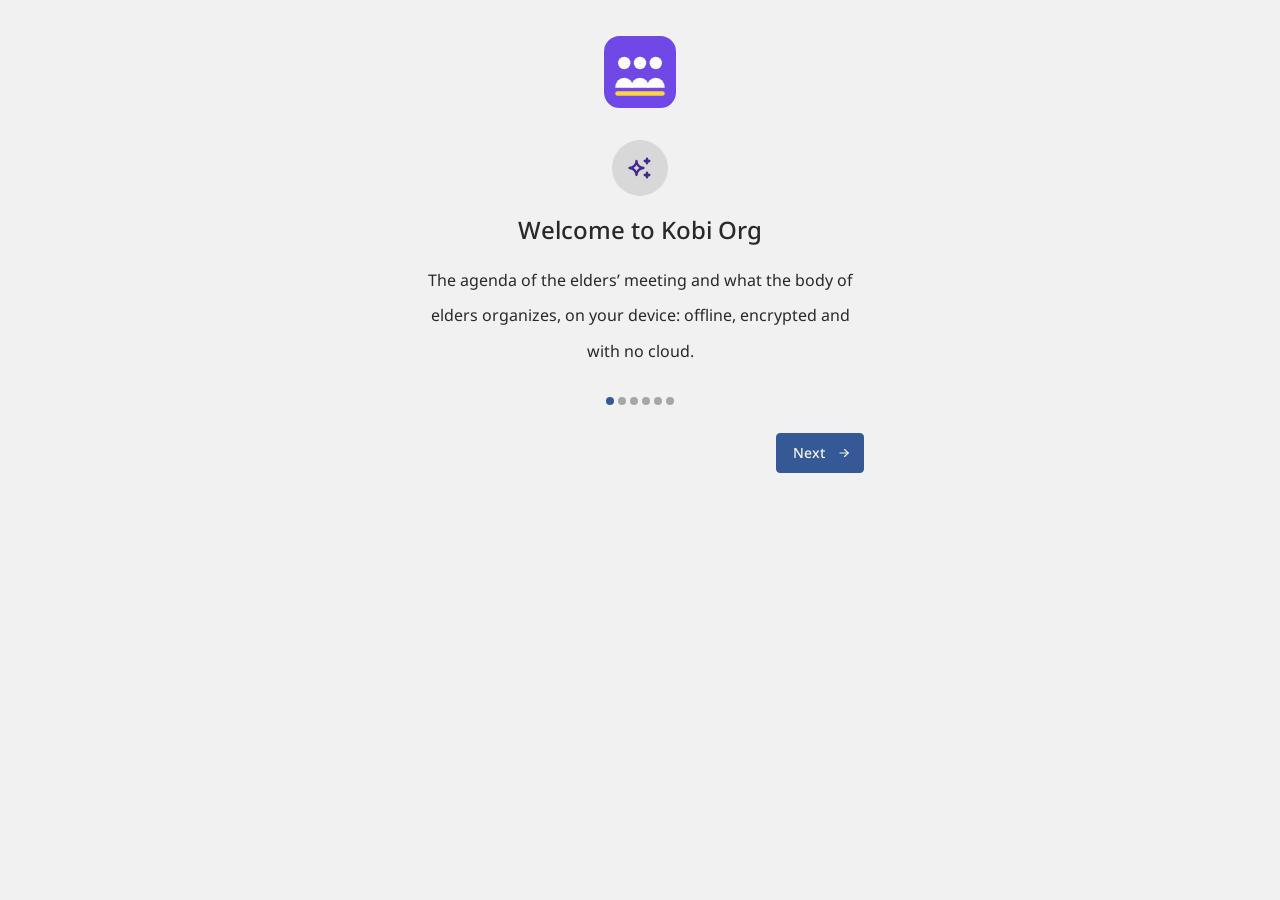
<file: index.html>
<!doctype html>
<html lang="pt-BR" class="kk-theme-light">

<head>
  <meta charset="UTF-8" />
    <meta name="viewport"
    content="width=device-width, initial-scale=1.0, viewport-fit=cover, interactive-widget=resizes-content" />
  <title>Kobi Org</title>
  <meta name="description" content="As escalas, o programa das reuniões, a reunião pública, o testemunho público, os territórios e
      a pauta dos anciãos, num aplicativo que mora no seu aparelho. Gratuito, sem conta e sem nuvem —
      e funciona sem internet depois da primeira abertura." />
  <link rel="icon" href="./icons/kobi-org.svg" type="image/svg+xml" />
    <link rel="apple-touch-icon" href="./icons/kobi-org-apple-touch-icon.png" />
    <meta name="theme-color" content="#ffffff" />
    <script>
    (() => {
      const erros = [];
      let mostrada = false;

      const anotar = (texto) => {
        if (erros.length < 6) erros.push(String(texto).slice(0, 800));
      };

      // O Safari não põe a mensagem no `stack`, ao contrário do Chrome: as duas vão.
      const descrever = (motivo) =>
        motivo instanceof Error
          ? `${motivo.name}: ${motivo.message}\n${motivo.stack ?? ''}`.trim()
          : String(motivo);

      // Na CAPTURA: o erro de carga de um <script> ou de um <link> não borbulha,
      // e só a janela em captura o vê. O de execução chega como ErrorEvent.
      addEventListener(
        'error',
        (evento) => {
          const alvo = evento.target;
          if (evento instanceof ErrorEvent) {
            const onde = `${evento.filename}:${evento.lineno}:${evento.colno}`;
            anotar(`${descrever(evento.error ?? evento.message)} (${onde})`);
          } else if (alvo instanceof HTMLScriptElement && alvo.src) {
            anotar(`não carregou: ${alvo.src}`);
          } else if (alvo instanceof HTMLLinkElement && alvo.href) {
            anotar(`não carregou: ${alvo.href}`);
          }
        },
        true,
      );
      addEventListener('unhandledrejection', (evento) => anotar(descrever(evento.reason)));

      /*
       * `forcada` é a falha que o main.ts declarou: o #app pode estar no
       * "Carregando...", e ele sai da frente. Sem ela, a guarda só fala sobre um
       * #app vazio — o app que desenhou qualquer coisa está de pé, e um erro
       * anotado depois disso é assunto dele.
       */
      const mostrar = (forcada) => {
        const app = document.getElementById('app');
        if (mostrada || app === null || (!forcada && app.firstElementChild !== null)) return;
        mostrada = true;

        /*
         * O piso é o iOS 15.4 (o `<dialog>` e o `Object.hasOwn` chegam ali, e
         * nenhum build os rebaixa). Abaixo dele, "tente de novo" é conselho
         * errado: a frase diz que é a versão, e como sair dela.
         */
        const ios = /\bOS (\d+)_(\d+)/.exec(navigator.userAgent);
        const antigo =
          /iPhone|iPad|iPod/.test(navigator.userAgent) &&
          ios !== null &&
          Number(ios[1]) * 100 + Number(ios[2]) < 1504;
        const explicacao = antigo
          ? `<p>Este aparelho usa o iOS ${ios[1]}.${ios[2]}, e o Kobi Org precisa do iOS 15.4 ou mais
          novo. Atualize em Ajustes, Geral, Atualização de Software, e abra o app de novo.</p>`
          : `<p>Alguma coisa impediu o aplicativo de começar. O que está salvo continua no aparelho:
          nada foi perdido.</p>
          <p>Tente de novo. Se esta tela voltar, mande uma captura dela a quem cuida do app: o
          quadro abaixo diz o que aconteceu.</p>`;

        const caixa = document.createElement('div');
        caixa.className = 'aviso abertura-falhou';
        caixa.setAttribute('role', 'alert');
        caixa.innerHTML = `
          <h2>O Kobi Org não abriu</h2>
          ${explicacao}
          <pre class="detalhe"></pre>
          <div class="abertura-falhou__acoes">
            <button type="button" data-acao="recarregar">Tentar de novo</button>
            <button type="button" data-acao="limpar">Recarregar sem o cache</button>
          </div>
        `;
        caixa.querySelector('.detalhe').textContent = [
          erros.length > 0
            ? erros.join('\n\n')
            : 'Nenhum erro foi registrado: o aplicativo não respondeu em 20 segundos. ' +
            'Numa conexão lenta ele ainda pode aparecer sozinho.',
          navigator.userAgent,
          location.href,
        ].join('\n\n');

        caixa.querySelector('[data-acao="recarregar"]').addEventListener('click', () => {
          location.reload();
        });
        /*
         * O cache é a CÓPIA do aplicativo (o service worker e o que ele guardou),
         * e não os dados: o banco mora no OPFS e a chave dele no IndexedDB, e
         * nenhum dos dois é tocado aqui. É a saída de um service worker que
         * ficou servindo um pacote quebrado, onde o recarregar comum volta
         * sempre para a mesma tela.
         *
         * Só o do Org: a origem pode ser compartilhada (luizcmarin.github.io), e o
         * filtro é o do `@kobi/kit/utilities/aparelho.js` — o service worker pelo
         * escopo da página, o cache pelo prefixo do app ou pelo escopo no fim.
         */
        caixa.querySelector('[data-acao="limpar"]').addEventListener('click', async () => {
          try {
            const escopo = new URL('./', location.href).href;
            const registros = (await navigator.serviceWorker?.getRegistrations?.()) ?? [];
            await Promise.all(
              registros
                .filter((registro) => registro.scope === escopo)
                .map((registro) => registro.unregister()),
            );
            const doApp = (nome) =>
              nome.startsWith('org_') || nome.startsWith('org-') || nome.endsWith(`-${escopo}`);
            const nomes = (await globalThis.caches?.keys()) ?? [];
            await Promise.all(nomes.filter(doApp).map((nome) => caches.delete(nome)));
          } finally {
            location.reload();
          }
        });

        if (forcada) app.hidden = true;
        document.body.append(caixa);

        // O app que chegou atrasado (a rede estava lenta) tira a guarda da frente.
        if (!forcada) {
          new MutationObserver((_, observador) => {
            if (app.firstElementChild === null) return;
            observador.disconnect();
            caixa.remove();
          }).observe(app, { childList: true });
        }
      };

      window.__falhaDaAbertura = (erro) => {
        anotar(descrever(erro));
        mostrar(true);
      };

      // O módulo é adiado e roda ANTES do `load`: um erro anotado até ali é dele.
      // O segundo de folga é do idioma que não é o padrão, que baixa depois.
      addEventListener('load', () => {
        if (erros.length > 0) setTimeout(() => mostrar(false), 1000);
      });
      // Sem erro nenhum, o prazo conta da chegada da página, e não do `load`: um
      // pedaço do pacote que nunca termina de baixar segura o `load` para sempre.
      setTimeout(() => mostrar(false), 20000);
    })();
  </script>
    <script>
    (() => {
      const idioma = localStorage.getItem('org_idioma');
      if (idioma) {
        // A direção sai do `Intl`, como em `direcaoDe()` de `@kobi/idiomas`.
        try {
          const local = new Intl.Locale(idioma);
          const info = local.getTextInfo ? local.getTextInfo() : local.textInfo;
          // Sem os dois (Firefox), a escrita do idioma: a lista é a de `direcaoDe()`.
          const rtl = info
            ? info.direction === 'rtl'
            : ['Adlm', 'Arab', 'Hebr', 'Mand', 'Nkoo', 'Rohg', 'Samr', 'Syrc', 'Thaa'].includes(
              local.maximize().script,
            );
          if (rtl) document.documentElement.dir = 'rtl';
        } catch {
          // Tag que o Intl recusa: a tela fica da esquerda para a direita.
        }
        document.documentElement.lang = idioma;
      }

      const salvo = localStorage.getItem('org_tema');
      const escuro =
        salvo === 'escuro' ||
        (salvo === null && matchMedia('(prefers-color-scheme: dark)').matches);
      const raiz = document.documentElement.classList;
      raiz.toggle('kk-theme-dark', escuro);
      raiz.toggle('kk-theme-light', !escuro);
      document
        .querySelector('meta[name="theme-color"]')
        .setAttribute('content', escuro ? '#0f1115' : '#ffffff');

      // As preferências de acessibilidade, pela mesma razão do tema: texto que
      // nasce pequeno e cresce depois, ou animação que roda antes de a escolha
      // chegar, é o que quem pediu não pode receber. A regra do nome da classe
      // é a de `classesDeAcessibilidade`, no Kit — e este bloco não conhece
      // chave nenhuma, só a regra.
      try {
        const a11y = JSON.parse(localStorage.getItem('org_acessibilidade') || 'null');
        if (a11y) {
          for (const [chave, valor] of Object.entries(a11y)) {
            if (valor === true) raiz.add(`kk-a11y-${chave}`);
            else if (typeof valor === 'number' && valor !== 100) raiz.add(`kk-a11y-${chave}-${valor}`);
          }
        }
      } catch (_) { }

      // O Safari anterior ao 17.4 não conhece `@scope`, e descarta calado as
      // seções de módulo do estilo.css. A reserva é gerada no build
      // (`reservaDeScope`, em scripts/vite/plugins.ts), num arquivo que só este
      // navegador baixa, e as regras dela só casam sob a marca.
      if (typeof CSSScopeRule === 'undefined') {
        raiz.add('sem-scope');
        const folha = document.createElement('link');
        folha.rel = 'stylesheet';
        folha.href = './reserva-scope.css';
        document.head.append(folha);
      }
    })();
  </script>
  <script type="module" crossorigin src="./assets/index-aItaWoWu.js"></script>
  <link rel="stylesheet" crossorigin href="./assets/index-fxxbhd0z.css">
<link rel="manifest" href="./manifest.webmanifest"></head>

<body>
  <div id="app" aria-busy="true"></div>
</body>

</html>
</file>
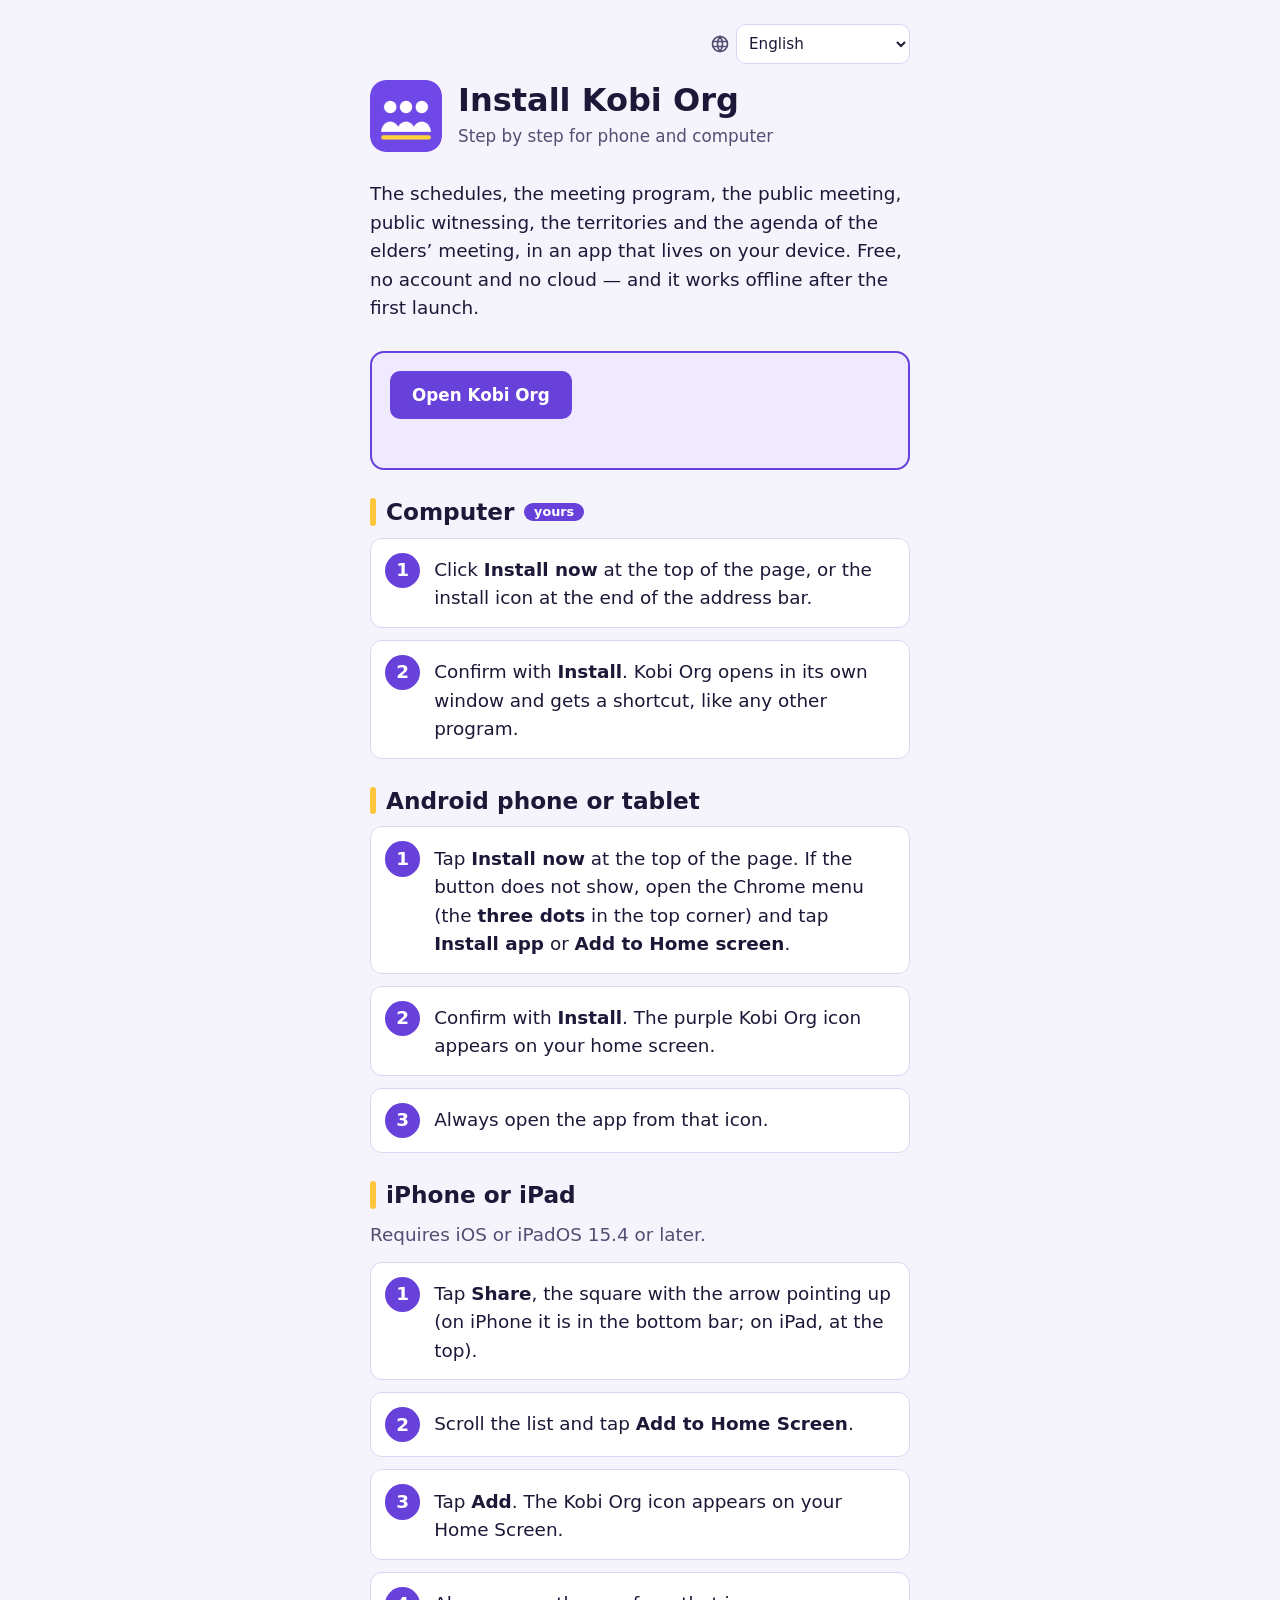
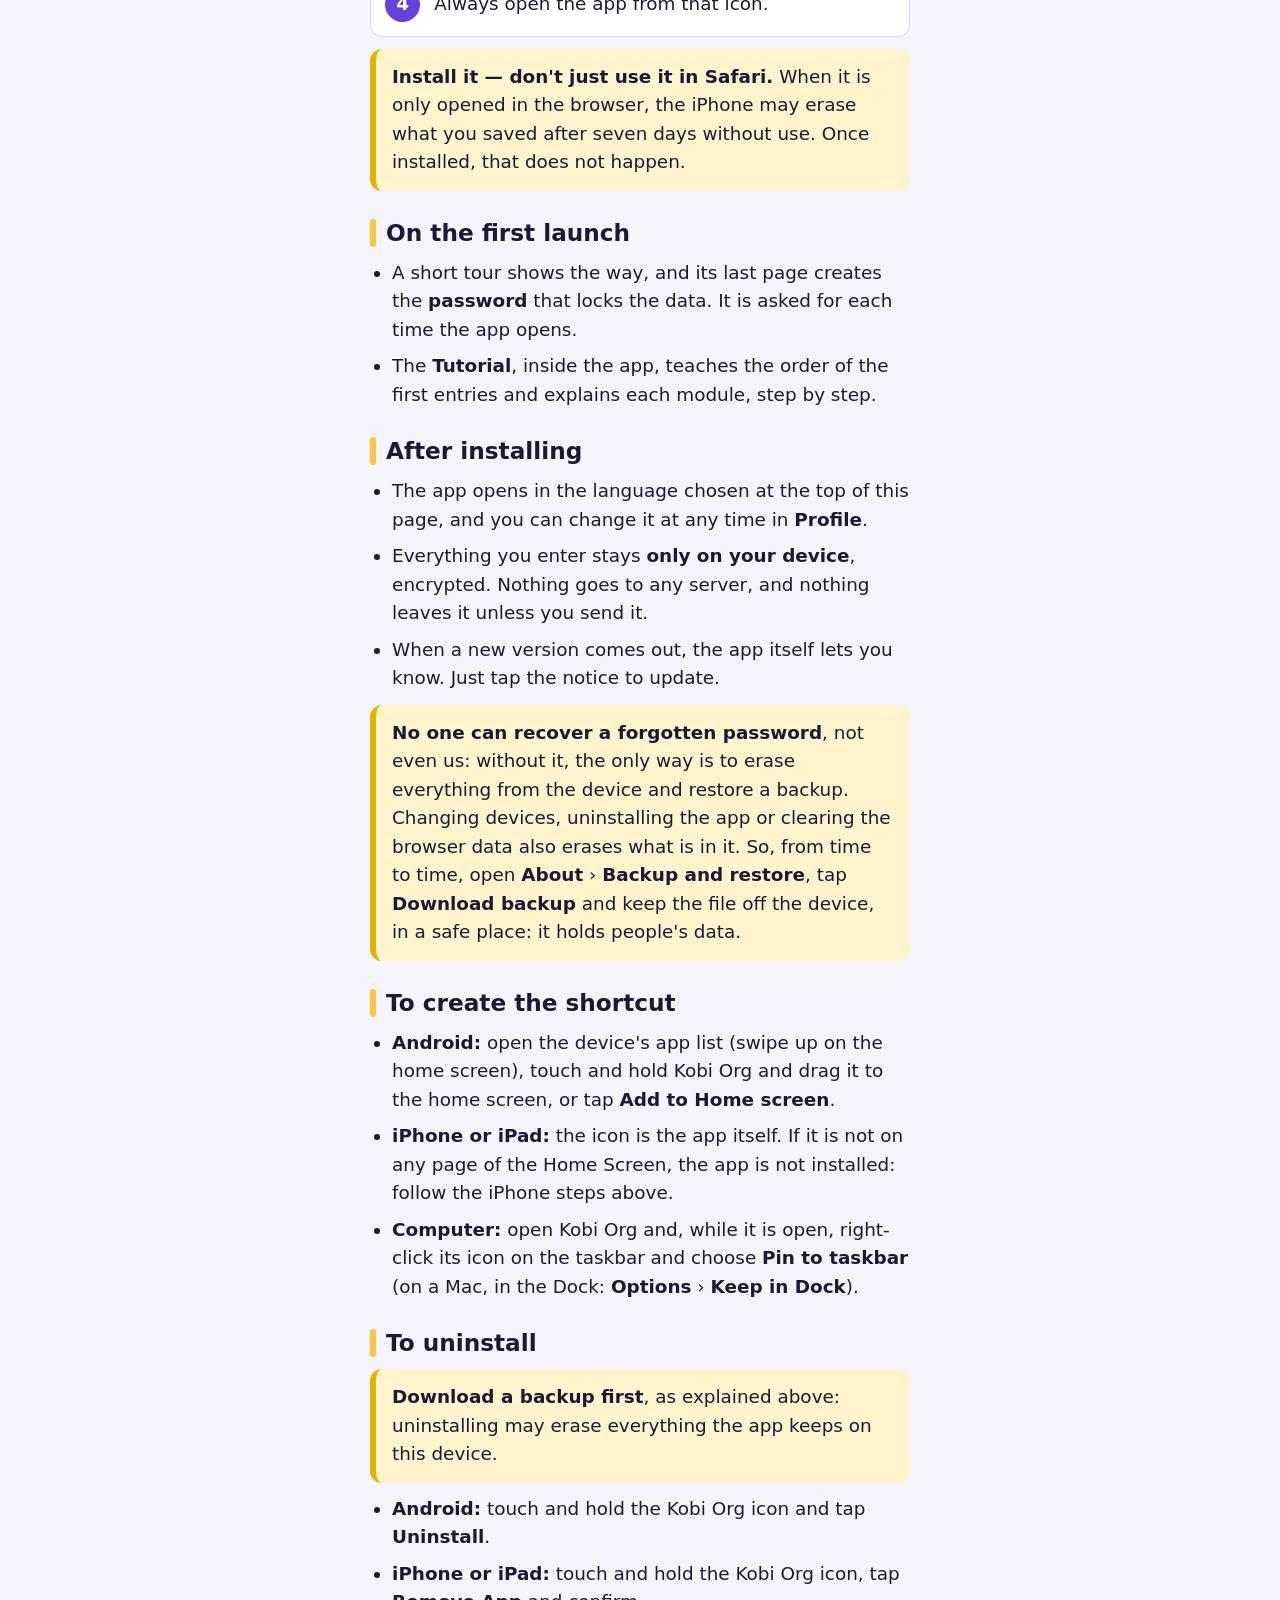
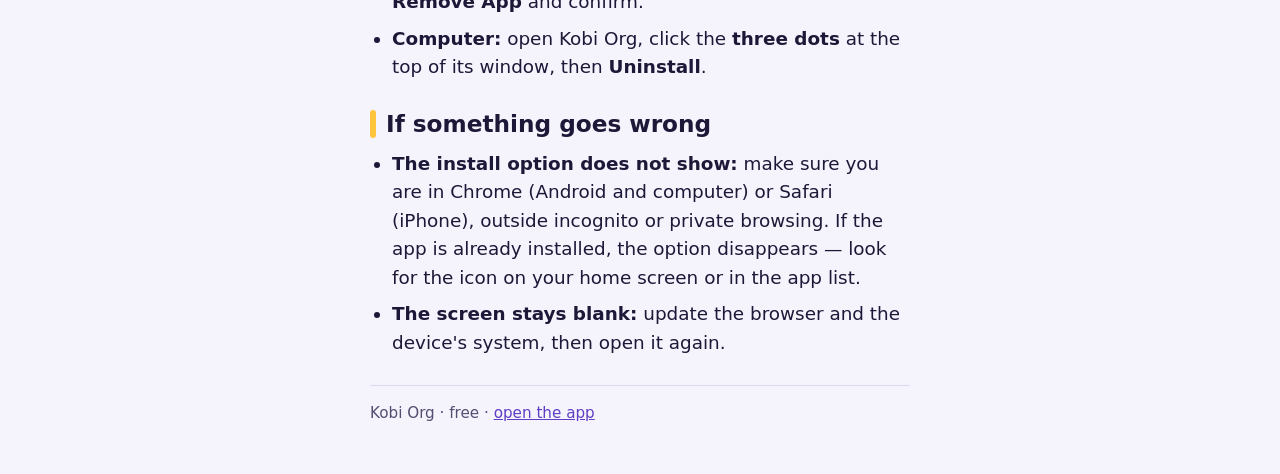
<file: instalar.html>
<!doctype html>
<!--
    A página de instalação do Kobi Org: https://org.luizcmarin.com.br/instalar.html

    É o endereço para mandar a quem ainda não tem o app. Fica em `public/`, sai
    no build ao lado do `index.html` e entra no precache (o `globPatterns` leva
    todo `.html`): com o service worker no aparelho, a navegação até aqui é
    respondida pelo cache, e não pelo fallback do app.

    É a do Kobi Note (o folheto de passos de 08/10/2026), com o texto e a cor do
    Org. Ela não usa nada do pacote — nem o Kit, nem o dicionário —, para abrir
    inteira mesmo onde o app não abre (o navegador antigo que a pessoa vai
    trocar). A letra é a do sistema: a página não chama servidor de fonte nenhum.

    Os dez idiomas do app, num seletor no alto, como na do Note: o português está
    no HTML (é o que abre sem script), e os outros nove num dicionário no script
    do fim. A escolha se grava em `org_idioma`, a chave do app na mesma origem —
    o app instalado daqui já abre no idioma escolhido. O idioma também pode vir
    no hash (`instalar.html#en`), para mandar o endereço já na língua de quem o
    recebe.

    O `<link rel="manifest">` é o do app: com ele o Chrome oferece a instalação
    daqui mesmo (o `beforeinstallprompt`), e o botão "Instalar agora" aparece.
    Quem instala ganha o `start_url` do manifest, que é o app, e não esta
    página. Com o app já instalado, aparecem o "Criar o atalho" e o
    "Desinstalar", que levam aos passos de cada aparelho (página nenhuma cria
    o atalho de um app nem o desinstala). O registro do service worker é o
    mesmo do app (mesmo arquivo, mesmo escopo): o app instalado daqui já abre
    sem internet.
  -->
<html lang="pt-BR">

<head>
  <meta charset="UTF-8" />
  <meta name="viewport" content="width=device-width, initial-scale=1.0, viewport-fit=cover" />
  <title>Instalar o Kobi Org</title>
  <meta name="description"
    content="Como instalar o Kobi Org no Android, no iPhone e no computador. Gratuito, sem conta e sem internet depois da primeira abertura." />
  <link rel="icon" href="./icons/kobi-org.svg" type="image/svg+xml" />
  <link rel="apple-touch-icon" href="./icons/kobi-org-apple-touch-icon.png" />
  <link rel="manifest" href="./manifest.webmanifest" />
  <meta name="theme-color" content="#7048e8" />
  <style>
    :root {
      color-scheme: light dark;
      --fundo: #f5f3fc;
      --superficie: #ffffff;
      --tinta: #1e1838;
      --tinta-suave: #554d72;
      --marca: #6741d9;
      --marca-forte: #5f3dc4;
      --marca-fundo: #efeaff;
      --sobre-marca: #ffffff;
      --destaque: #ffc53d;
      --borda: #ddd6f3;
      --alerta-fundo: #fff4cc;
      --alerta-borda: #e0b400;
      --letra: system-ui, -apple-system, 'Segoe UI', Roboto, 'Noto Sans', sans-serif;
    }

    @media (prefers-color-scheme: dark) {
      :root {
        --fundo: #13101f;
        --superficie: #1d1830;
        --tinta: #efecfb;
        --tinta-suave: #b5acd3;
        --marca: #9f86ff;
        --marca-forte: #c4b5ff;
        --marca-fundo: #241a40;
        --sobre-marca: #120b24;
        --borda: #352d52;
        --alerta-fundo: #3a3013;
        --alerta-borda: #c99f12;
      }
    }

    * {
      box-sizing: border-box;
    }

    body {
      margin: 0;
      background: var(--fundo);
      color: var(--tinta);
      font: 1.15rem/1.55 var(--letra);
      -webkit-text-size-adjust: 100%;
    }

    .folheto {
      max-width: 36rem;
      margin: 0 auto;
      padding: max(1.5rem, env(safe-area-inset-top)) 18px max(3rem, env(safe-area-inset-bottom));
      display: flex;
      flex-direction: column;
      gap: 28px;
    }

    .barra {
      display: flex;
      justify-content: flex-end;
      margin-bottom: -12px;
    }

    .idioma {
      display: inline-flex;
      align-items: center;
      gap: 0.4rem;
      color: var(--tinta-suave);
    }

    .idioma select {
      font: inherit;
      font-size: 0.95rem;
      color: var(--tinta);
      background: var(--superficie);
      border: 1px solid var(--borda);
      border-radius: 10px;
      min-height: 2.5rem;
      padding: 0.25rem 0.5rem;
    }

    .capa {
      display: flex;
      align-items: center;
      gap: 16px;
    }

    .capa img {
      width: 72px;
      height: 72px;
      flex: none;
      border-radius: 16px;
    }

    h1 {
      margin: 0;
      font-size: 2rem;
      font-weight: 800;
      line-height: 1.1;
      text-wrap: balance;
    }

    .capa p {
      margin: 4px 0 0;
      color: var(--tinta-suave);
      font-size: 1.05rem;
    }

    .intro {
      margin: 0;
    }

    .endereco {
      display: flex;
      flex-direction: column;
      gap: 10px;
      padding: 18px;
      border-radius: 14px;
      background: var(--marca-fundo);
      border: 2px solid var(--marca);
    }

    .endereco__acoes {
      display: flex;
      flex-wrap: wrap;
      gap: 10px;
    }

    .botao {
      display: inline-flex;
      align-items: center;
      justify-content: center;
      min-height: 48px;
      padding: 0 20px;
      border-radius: 10px;
      border: 2px solid var(--marca);
      background: var(--superficie);
      color: var(--marca-forte);
      font: 600 1.05rem var(--letra);
      text-decoration: none;
      cursor: pointer;
    }

    .botao--cheio {
      background: var(--marca);
      border-color: var(--marca);
      color: var(--sobre-marca);
    }

    .botao:focus-visible,
    .idioma select:focus-visible,
    a:focus-visible {
      outline: 3px solid var(--destaque);
      outline-offset: 3px;
    }

    .estado {
      margin: 0;
      font-size: 0.95rem;
      color: var(--tinta-suave);
      min-height: 1.4em;
    }

    section {
      display: flex;
      flex-direction: column;
      gap: 12px;
    }

    h2 {
      margin: 0;
      font-size: 1.45rem;
      font-weight: 800;
      line-height: 1.2;
      text-wrap: balance;
      display: flex;
      flex-wrap: wrap;
      align-items: center;
      gap: 10px;
    }

    h2::before {
      content: '';
      width: 6px;
      height: 1.2em;
      border-radius: 3px;
      background: var(--destaque);
      flex: none;
    }

    .seu {
      font-size: 0.8rem;
      font-weight: 600;
      padding: 0.1rem 0.6rem;
      border-radius: 999px;
      background: var(--marca);
      color: var(--sobre-marca);
    }

    .nota {
      margin: 0;
      color: var(--tinta-suave);
    }

    ol.passos {
      list-style: none;
      margin: 0;
      padding: 0;
      counter-reset: passo;
      display: flex;
      flex-direction: column;
      gap: 12px;
    }

    ol.passos li {
      counter-increment: passo;
      display: flex;
      gap: 14px;
      align-items: flex-start;
      padding: 14px;
      border-radius: 12px;
      background: var(--superficie);
      border: 1px solid var(--borda);
    }

    ol.passos li::before {
      content: counter(passo);
      flex: none;
      display: inline-flex;
      align-items: center;
      justify-content: center;
      width: 2.2rem;
      height: 2.2rem;
      border-radius: 50%;
      background: var(--marca);
      color: var(--sobre-marca);
      font-weight: 800;
      font-variant-numeric: tabular-nums;
    }

    ol.passos li>span {
      min-width: 0;
      padding-top: 0.2rem;
    }

    .alerta {
      margin: 0;
      padding: 14px 16px;
      border-radius: 12px;
      background: var(--alerta-fundo);
      border-inline-start: 6px solid var(--alerta-borda);
    }

    ul.lista {
      margin: 0;
      padding-inline-start: 1.2em;
      display: flex;
      flex-direction: column;
      gap: 8px;
    }

    a {
      color: var(--marca-forte);
    }

    .rodape {
      margin: 0;
      font-size: 0.95rem;
      color: var(--tinta-suave);
      border-top: 1px solid var(--borda);
      padding-top: 16px;
    }

    strong {
      font-weight: 800;
    }

    .visualmente-oculto {
      position: absolute;
      width: 1px;
      height: 1px;
      overflow: hidden;
      clip-path: inset(50%);
      white-space: nowrap;
    }

    [hidden] {
      display: none !important;
    }

    @media (prefers-reduced-motion: no-preference) {
      .botao {
        transition: background-color 120ms ease, color 120ms ease;
      }
    }
  </style>
</head>

<body>
  <main class="folheto">
    <div class="barra">
      <label class="idioma">
        <svg viewBox="0 0 24 24" width="20" height="20" aria-hidden="true" fill="none" stroke="currentColor"
          stroke-width="2" stroke-linecap="round" stroke-linejoin="round">
          <circle cx="12" cy="12" r="9" />
          <path d="M3.6 9h16.8M3.6 15h16.8M12 3a15 15 0 0 1 0 18M12 3a15 15 0 0 0 0 18" />
        </svg>
        <span class="visualmente-oculto" data-t="idioma">Idioma</span>
        <select id="idioma">
          <option value="pt-BR">Português (Brasil)</option>
          <option value="en">English</option>
          <option value="es-ES">Español (España)</option>
          <option value="pl">Polski</option>
          <option value="uk">Українська</option>
          <option value="ja">日本語</option>
          <option value="zh-CN">中文（简体）</option>
          <option value="ko">한국어</option>
          <option value="ar">العربية</option>
          <option value="ht">Kreyòl ayisyen</option>
        </select>
      </label>
    </div>

    <header class="capa">
      <img src="./icons/kobi-org-192.png" alt="" width="72" height="72" />
      <div>
        <h1 data-t="h1">Instale o Kobi Org</h1>
        <p data-t="sub">Passo a passo para o celular e o computador</p>
      </div>
    </header>

    <p class="intro" data-t="lema">
      As escalas, o programa das reuniões, a reunião pública, o testemunho público, os territórios e
      a pauta dos anciãos, num aplicativo que mora no seu aparelho. Gratuito, sem conta e sem nuvem —
      e funciona sem internet depois da primeira abertura.
    </p>

    <div class="endereco">
      <div class="endereco__acoes">
        <button type="button" class="botao botao--cheio" id="instalar" data-t="instalar" hidden>
          Instalar agora
        </button>
        <a class="botao botao--cheio" id="abrir" href="./" data-t="abrir">Abrir o Kobi Org</a>
        <button type="button" class="botao" id="atalho" data-t="atalho" hidden>Criar o atalho</button>
        <button type="button" class="botao" id="desinstalar" data-t="desinstalar" hidden>Desinstalar</button>
      </div>
      <p class="estado" id="estado" role="status"></p>
    </div>

    <section id="android" aria-labelledby="titulo-android">
      <h2 id="titulo-android">
        <span data-t="android">Celular ou tablet Android</span>
        <span class="seu" data-t="seu" hidden>o seu</span>
      </h2>
      <ol class="passos">
        <li>
          <span data-t="and2">
            Toque em <strong>Instalar agora</strong>, no alto da página. Se o botão não aparecer, abra
            o menu do Chrome (os <strong>três pontinhos</strong>, no canto de cima) e toque em
            <strong>Instalar app</strong> ou <strong>Adicionar à tela inicial</strong>.
          </span>
        </li>
        <li>
          <span data-t="and3">
            Confirme em <strong>Instalar</strong>. O ícone roxo do Kobi Org aparece na tela inicial.
          </span>
        </li>
        <li><span data-t="sempre">Abra o app sempre por esse ícone.</span></li>
      </ol>
    </section>

    <section id="ios" aria-labelledby="titulo-ios">
      <h2 id="titulo-ios">
        <span data-t="ios">iPhone ou iPad</span>
        <span class="seu" data-t="seu" hidden>o seu</span>
      </h2>
      <p class="nota" data-t="iosReq">Precisa do iOS ou iPadOS 15.4 ou mais novo.</p>
      <ol class="passos">
        <li>
          <span data-t="ios2">
            Toque em <strong>Compartilhar</strong>, o quadrado com a seta para cima (no iPhone fica na
            barra de baixo; no iPad, no alto).
          </span>
        </li>
        <li><span data-t="ios3">Role a lista e toque em <strong>Adicionar à Tela de Início</strong>.</span></li>
        <li>
          <span data-t="ios4">
            Toque em <strong>Adicionar</strong>. O ícone do Kobi Org aparece na Tela de Início.
          </span>
        </li>
        <li><span data-t="sempre">Abra o app sempre por esse ícone.</span></li>
      </ol>
      <p class="alerta" data-t="iosNota">
        <strong>Instale, não use só pelo Safari.</strong> Aberto só no navegador, o iPhone pode
        apagar o que você guardou depois de sete dias sem uso. Instalado, isso não acontece.
      </p>
    </section>

    <section id="computador" aria-labelledby="titulo-computador">
      <h2 id="titulo-computador">
        <span data-t="computador">Computador</span>
        <span class="seu" data-t="seu" hidden>o seu</span>
      </h2>
      <ol class="passos">
        <li>
          <span data-t="pc2">
            Clique em <strong>Instalar agora</strong>, no alto da página, ou no ícone de instalar que
            aparece no fim da barra de endereço.
          </span>
        </li>
        <li>
          <span data-t="pc3">
            Confirme em <strong>Instalar</strong>. O Kobi Org abre na própria janela e ganha um
            atalho, como qualquer programa.
          </span>
        </li>
      </ol>
    </section>

    <section aria-labelledby="titulo-primeira">
      <h2 id="titulo-primeira"><span data-t="primeira">Na primeira abertura</span></h2>
      <ul class="lista">
        <li data-t="pri1">
          Uma apresentação curta mostra o caminho, e a última página dela cria a
          <strong>senha</strong> que tranca os dados. Ela é pedida a cada abertura.
        </li>
        <li data-t="pri2">
          O <strong>Tutorial</strong>, dentro do app, ensina a ordem do primeiro cadastro e explica
          cada módulo, passo a passo.
        </li>
      </ul>
    </section>

    <section aria-labelledby="titulo-depois">
      <h2 id="titulo-depois"><span data-t="depois">Depois de instalar</span></h2>
      <ul class="lista">
        <li data-t="dep1">
          O app abre no idioma escolhido aqui em cima, e ele se troca a qualquer hora em
          <strong>Perfil</strong>.
        </li>
        <li data-t="dep2">
          Tudo o que você cadastra fica <strong>só no seu aparelho</strong>, cifrado. Nada vai para
          servidor nenhum, e nada sai dele a não ser quando você manda.
        </li>
        <li data-t="dep3">
          Quando sair uma versão nova, o próprio app avisa. É só tocar no aviso para atualizar.
        </li>
      </ul>
      <p class="alerta" data-t="backup">
        <strong>Ninguém consegue recuperar uma senha esquecida</strong>, nem nós: sem ela, o único
        caminho é apagar tudo do aparelho e restaurar um backup. E trocar de aparelho, desinstalar o
        app ou limpar os dados do navegador também apaga o que está nele. Por isso, de tempos em
        tempos, abra <strong>Sobre</strong> › <strong>Backup e restauração</strong>, toque em
        <strong>Baixar backup</strong> e guarde o arquivo fora do aparelho, num lugar seguro: ele tem
        os dados das pessoas.
      </p>
    </section>

    <section id="criar-atalho" aria-labelledby="titulo-atalho">
      <h2 id="titulo-atalho" tabindex="-1"><span data-t="atTitulo">Para criar o atalho</span></h2>
      <ul class="lista">
        <li data-t="atAnd">
          <strong>Android:</strong> abra a lista de apps do aparelho (deslize a tela inicial para cima),
          toque e segure o Kobi Org e arraste-o para a tela inicial, ou toque em
          <strong>Adicionar à tela inicial</strong>.
        </li>
        <li data-t="atIos">
          <strong>iPhone ou iPad:</strong> o ícone é o próprio app. Se ele não está em nenhuma página da
          Tela de Início, o app não está instalado: siga os passos do iPhone, acima.
        </li>
        <li data-t="atPc">
          <strong>Computador:</strong> abra o Kobi Org e, com ele aberto, clique com o botão direito no
          ícone dele na barra de tarefas e em <strong>Fixar na barra de tarefas</strong> (no Mac, no
          Dock: <strong>Opções</strong> › <strong>Manter no Dock</strong>).
        </li>
      </ul>
    </section>

    <section id="desinstalacao" aria-labelledby="titulo-desinstalacao">
      <h2 id="titulo-desinstalacao" tabindex="-1"><span data-t="desTitulo">Para desinstalar</span></h2>
      <p class="alerta" data-t="desBackup">
        <strong>Antes, baixe um backup</strong>, como explicado acima: desinstalar pode apagar tudo o
        que o app guarda neste aparelho.
      </p>
      <ul class="lista">
        <li data-t="desAnd">
          <strong>Android:</strong> toque e segure o ícone do Kobi Org e toque em
          <strong>Desinstalar</strong>.
        </li>
        <li data-t="desIos">
          <strong>iPhone ou iPad:</strong> toque e segure o ícone do Kobi Org, toque em
          <strong>Remover App</strong> e confirme.
        </li>
        <li data-t="desPc">
          <strong>Computador:</strong> abra o Kobi Org, clique nos <strong>três pontinhos</strong> no
          alto da janela dele e em <strong>Desinstalar</strong>.
        </li>
      </ul>
    </section>

    <section aria-labelledby="titulo-problemas">
      <h2 id="titulo-problemas"><span data-t="problemas">Se não der certo</span></h2>
      <ul class="lista">
        <li data-t="prob1">
          <strong>Não aparece a opção de instalar:</strong> confira se está no Chrome (Android e
          computador) ou no Safari (iPhone), fora da aba anônima ou privada. Se o app já estiver
          instalado, a opção some — procure o ícone na tela inicial ou na lista de apps.
        </li>
        <li data-t="prob2">
          <strong>A tela fica em branco:</strong> atualize o navegador e o sistema do aparelho e abra
          de novo.
        </li>
      </ul>
    </section>

    <p class="rodape" data-t="rodape">Kobi Org · gratuito · <a href="./">abrir o app</a></p>
  </main>

  <script>
    (() => {
      /*
       * Os nove idiomas além do português, que é o do HTML (lido de volta do
       * DOM na abertura, e não repetido aqui). Os nomes do app — os módulos, o
       * Tutorial, o Sobre, o backup, a senha — são os dos dicionários de
       * `src/i18n/` (e do comum, `@kobi/idiomas`), no tratamento que o app usa
       * em cada língua; os do Chrome e do Safari, os que cada sistema mostra
       * naquela língua. O crioulo haitiano não tem Chrome nem iPhone em
       * crioulo: lá os rótulos do sistema vão em francês, como na página do
       * Note.
       */
      const T = {
        en: {
          titulo: "Install Kobi Org",
          idioma: "Language",
          h1: "Install Kobi Org",
          sub: "Step by step for phone and computer",
          lema: "The schedules, the meeting program, the public meeting, public witnessing, the territories and the agenda of the elders’ meeting, in an app that lives on your device. Free, no account and no cloud — and it works offline after the first launch.",
          instalar: "Install now",
          abrir: "Open Kobi Org",
          android: "Android phone or tablet",
          ios: "iPhone or iPad",
          computador: "Computer",
          seu: "yours",
          and2: "Tap <strong>Install now</strong> at the top of the page. If the button does not show, open the Chrome menu (the <strong>three dots</strong> in the top corner) and tap <strong>Install app</strong> or <strong>Add to Home screen</strong>.",
          and3: "Confirm with <strong>Install</strong>. The purple Kobi Org icon appears on your home screen.",
          sempre: "Always open the app from that icon.",
          ios2: "Tap <strong>Share</strong>, the square with the arrow pointing up (on iPhone it is in the bottom bar; on iPad, at the top).",
          ios3: "Scroll the list and tap <strong>Add to Home Screen</strong>.",
          ios4: "Tap <strong>Add</strong>. The Kobi Org icon appears on your Home Screen.",
          iosNota: "<strong>Install it — don't just use it in Safari.</strong> When it is only opened in the browser, the iPhone may erase what you saved after seven days without use. Once installed, that does not happen.",
          iosReq: "Requires iOS or iPadOS 15.4 or later.",
          pc2: "Click <strong>Install now</strong> at the top of the page, or the install icon at the end of the address bar.",
          pc3: "Confirm with <strong>Install</strong>. Kobi Org opens in its own window and gets a shortcut, like any other program.",
          primeira: "On the first launch",
          pri1: "A short tour shows the way, and its last page creates the <strong>password</strong> that locks the data. It is asked for each time the app opens.",
          pri2: "The <strong>Tutorial</strong>, inside the app, teaches the order of the first entries and explains each module, step by step.",
          depois: "After installing",
          dep1: "The app opens in the language chosen at the top of this page, and you can change it at any time in <strong>Profile</strong>.",
          dep2: "Everything you enter stays <strong>only on your device</strong>, encrypted. Nothing goes to any server, and nothing leaves it unless you send it.",
          dep3: "When a new version comes out, the app itself lets you know. Just tap the notice to update.",
          backup: "<strong>No one can recover a forgotten password</strong>, not even us: without it, the only way is to erase everything from the device and restore a backup. Changing devices, uninstalling the app or clearing the browser data also erases what is in it. So, from time to time, open <strong>About</strong> › <strong>Backup and restore</strong>, tap <strong>Download backup</strong> and keep the file off the device, in a safe place: it holds people's data.",
          atalho: "Create the shortcut",
          atTitulo: "To create the shortcut",
          atAnd: "<strong>Android:</strong> open the device's app list (swipe up on the home screen), touch and hold Kobi Org and drag it to the home screen, or tap <strong>Add to Home screen</strong>.",
          atIos: "<strong>iPhone or iPad:</strong> the icon is the app itself. If it is not on any page of the Home Screen, the app is not installed: follow the iPhone steps above.",
          atPc: "<strong>Computer:</strong> open Kobi Org and, while it is open, right-click its icon on the taskbar and choose <strong>Pin to taskbar</strong> (on a Mac, in the Dock: <strong>Options</strong> › <strong>Keep in Dock</strong>).",
          desinstalar: "Uninstall",
          desTitulo: "To uninstall",
          desAnd: "<strong>Android:</strong> touch and hold the Kobi Org icon and tap <strong>Uninstall</strong>.",
          desIos: "<strong>iPhone or iPad:</strong> touch and hold the Kobi Org icon, tap <strong>Remove App</strong> and confirm.",
          desPc: "<strong>Computer:</strong> open Kobi Org, click the <strong>three dots</strong> at the top of its window, then <strong>Uninstall</strong>.",
          desBackup: "<strong>Download a backup first</strong>, as explained above: uninstalling may erase everything the app keeps on this device.",
          problemas: "If something goes wrong",
          prob1: "<strong>The install option does not show:</strong> make sure you are in Chrome (Android and computer) or Safari (iPhone), outside incognito or private browsing. If the app is already installed, the option disappears — look for the icon on your home screen or in the app list.",
          prob2: "<strong>The screen stays blank:</strong> update the browser and the device's system, then open it again.",
          rodape: "Kobi Org · free · <a href='./'>open the app</a>",
          jaInstalado: "Kobi Org is already installed on this device.",
          instalou: "Done: Kobi Org is installed. Open it from its icon.",
        },
        "es-ES": {
          titulo: "Instalar Kobi Org",
          idioma: "Idioma",
          h1: "Instala Kobi Org",
          sub: "Paso a paso para el móvil y el ordenador",
          lema: "Los turnos, el programa de las reuniones, la reunión pública, la predicación pública, los territorios y el orden del día de la reunión de ancianos, en una aplicación que vive en tu dispositivo. Gratis, sin cuenta y sin nube — y funciona sin internet después de la primera apertura.",
          instalar: "Instalar ahora",
          abrir: "Abrir Kobi Org",
          android: "Móvil o tableta Android",
          ios: "iPhone o iPad",
          computador: "Ordenador",
          seu: "el tuyo",
          and2: "Toca <strong>Instalar ahora</strong>, arriba de la página. Si el botón no aparece, abre el menú de Chrome (los <strong>tres puntos</strong>, en la esquina de arriba) y toca <strong>Instalar aplicación</strong> o <strong>Añadir a pantalla de inicio</strong>.",
          and3: "Confirma en <strong>Instalar</strong>. El icono morado de Kobi Org aparece en la pantalla de inicio.",
          sempre: "Abre siempre la aplicación desde ese icono.",
          ios2: "Toca <strong>Compartir</strong>, el cuadrado con la flecha hacia arriba (en el iPhone está en la barra de abajo; en el iPad, arriba).",
          ios3: "Desplaza la lista y toca <strong>Añadir a la pantalla de inicio</strong>.",
          ios4: "Toca <strong>Añadir</strong>. El icono de Kobi Org aparece en la pantalla de inicio.",
          iosNota: "<strong>Instálala, no la uses solo en Safari.</strong> Si solo se abre en el navegador, el iPhone puede borrar lo que guardaste tras siete días sin uso. Instalada, eso no ocurre.",
          iosReq: "Necesita iOS o iPadOS 15.4 o posterior.",
          pc2: "Haz clic en <strong>Instalar ahora</strong>, arriba de la página, o en el icono de instalar que aparece al final de la barra de direcciones.",
          pc3: "Confirma en <strong>Instalar</strong>. Kobi Org se abre en su propia ventana y gana un acceso directo, como cualquier programa.",
          primeira: "En la primera apertura",
          pri1: "Una presentación corta muestra el camino, y su última página crea la <strong>contraseña</strong> que cierra los datos. Se pide cada vez que se abre la aplicación.",
          pri2: "El <strong>Tutorial</strong>, dentro de la aplicación, enseña el orden del primer registro y explica cada módulo, paso a paso.",
          depois: "Después de instalar",
          dep1: "La aplicación se abre en el idioma elegido arriba, y puedes cambiarlo cuando quieras en <strong>Perfil</strong>.",
          dep2: "Todo lo que registras se queda <strong>solo en tu dispositivo</strong>, cifrado. Nada va a ningún servidor, y nada sale de él salvo cuando tú lo envías.",
          dep3: "Cuando salga una versión nueva, la propia aplicación te avisa. Basta con tocar el aviso para actualizar.",
          backup: "<strong>Nadie puede recuperar una contraseña olvidada</strong>, ni siquiera nosotros: sin ella, el único camino es borrar todo del dispositivo y restaurar una copia de seguridad. Además, cambiar de dispositivo, desinstalar la aplicación o borrar los datos del navegador elimina lo que hay en ella. Por eso, de vez en cuando, abre <strong>Acerca de</strong> › <strong>Copia de seguridad y restauración</strong>, toca <strong>Descargar copia</strong> y guarda el archivo fuera del dispositivo, en un lugar seguro: contiene los datos de las personas.",
          atalho: "Crear el acceso directo",
          atTitulo: "Para crear el acceso directo",
          atAnd: "<strong>Android:</strong> abre la lista de aplicaciones del dispositivo (desliza hacia arriba en la pantalla de inicio), mantén pulsado Kobi Org y arrástralo a la pantalla de inicio, o toca <strong>Añadir a pantalla de inicio</strong>.",
          atIos: "<strong>iPhone o iPad:</strong> el icono es la propia aplicación. Si no está en ninguna página de la pantalla de inicio, la aplicación no está instalada: sigue los pasos del iPhone, más arriba.",
          atPc: "<strong>Ordenador:</strong> abre Kobi Org y, con la aplicación abierta, haz clic con el botón derecho en su icono de la barra de tareas y elige <strong>Anclar a la barra de tareas</strong> (en el Mac, en el Dock: <strong>Opciones</strong> › <strong>Mantener en el Dock</strong>).",
          desinstalar: "Desinstalar",
          desTitulo: "Para desinstalar",
          desAnd: "<strong>Android:</strong> mantén pulsado el icono de Kobi Org y toca <strong>Desinstalar</strong>.",
          desIos: "<strong>iPhone o iPad:</strong> mantén pulsado el icono de Kobi Org, toca <strong>Eliminar app</strong> y confirma.",
          desPc: "<strong>Ordenador:</strong> abre Kobi Org, haz clic en los <strong>tres puntos</strong> de la parte de arriba de su ventana y en <strong>Desinstalar</strong>.",
          desBackup: "<strong>Antes, descarga una copia de seguridad</strong>, como se explica más arriba: desinstalar puede borrar todo lo que la aplicación guarda en este dispositivo.",
          problemas: "Si algo sale mal",
          prob1: "<strong>No aparece la opción de instalar:</strong> comprueba que estás en Chrome (Android y ordenador) o en Safari (iPhone), fuera de la navegación de incógnito o privada. Si la aplicación ya está instalada, la opción desaparece — busca el icono en la pantalla de inicio o en la lista de aplicaciones.",
          prob2: "<strong>La pantalla se queda en blanco:</strong> actualiza el navegador y el sistema del dispositivo y vuelve a abrirla.",
          rodape: "Kobi Org · gratis · <a href='./'>abrir la aplicación</a>",
          jaInstalado: "Kobi Org ya está instalado en este dispositivo.",
          instalou: "Listo: Kobi Org se ha instalado. Ábrelo desde su icono.",
        },
        pl: {
          titulo: "Zainstaluj Kobi Org",
          idioma: "Język",
          h1: "Zainstaluj Kobi Org",
          sub: "Krok po kroku na telefon i komputer",
          lema: "Grafiki, program zebrań, zebranie publiczne, świadczenie publiczne, tereny i plan spotkania grona starszych — w aplikacji, która mieszka na twoim urządzeniu. Za darmo, bez konta i bez chmury, a po pierwszym uruchomieniu działa bez internetu.",
          instalar: "Zainstaluj teraz",
          abrir: "Otwórz Kobi Org",
          android: "Telefon lub tablet z Androidem",
          ios: "iPhone lub iPad",
          computador: "Komputer",
          seu: "twoje",
          and2: "Dotknij <strong>Zainstaluj teraz</strong> u góry strony. Jeśli przycisk się nie pojawi, otwórz menu Chrome (<strong>trzy kropki</strong> w górnym rogu) i dotknij <strong>Zainstaluj aplikację</strong> lub <strong>Dodaj do ekranu głównego</strong>.",
          and3: "Potwierdź przyciskiem <strong>Zainstaluj</strong>. Fioletowa ikona Kobi Org pojawi się na ekranie głównym.",
          sempre: "Zawsze otwieraj aplikację z tej ikony.",
          ios2: "Dotknij <strong>Udostępnij</strong> — kwadratu ze strzałką w górę (na iPhonie jest na dolnym pasku, na iPadzie u góry).",
          ios3: "Przewiń listę i dotknij <strong>Do ekranu początkowego</strong>.",
          ios4: "Dotknij <strong>Dodaj</strong>. Ikona Kobi Org pojawi się na ekranie początkowym.",
          iosNota: "<strong>Zainstaluj ją, nie używaj tylko w Safari.</strong> Otwierana wyłącznie w przeglądarce może stracić zapisane dane: iPhone usuwa je po siedmiu dniach nieużywania. Po instalacji tak się nie dzieje.",
          iosReq: "Wymaga iOS lub iPadOS 15.4 albo nowszego.",
          pc2: "Kliknij <strong>Zainstaluj teraz</strong> u góry strony albo ikonę instalacji na końcu paska adresu.",
          pc3: "Potwierdź przyciskiem <strong>Zainstaluj</strong>. Kobi Org otworzy się we własnym oknie i dostanie skrót, jak każdy program.",
          primeira: "Przy pierwszym uruchomieniu",
          pri1: "Krótka prezentacja pokaże drogę, a na jej ostatniej stronie utworzysz <strong>hasło</strong>, które zamyka dane. Jest wymagane przy każdym otwarciu.",
          pri2: "<strong>Samouczek</strong> w aplikacji pokazuje, w jakiej kolejności wprowadzić pierwsze dane, i objaśnia każdy moduł krok po kroku.",
          depois: "Po instalacji",
          dep1: "Aplikacja otworzy się w języku wybranym u góry tej strony; zmienisz go w każdej chwili w <strong>Profilu</strong>.",
          dep2: "Wszystko, co wprowadzisz, zostaje <strong>tylko na twoim urządzeniu</strong>, zaszyfrowane. Nic nie trafia na żaden serwer i nic stąd nie wychodzi, chyba że sam to wyślesz.",
          dep3: "Gdy wyjdzie nowa wersja, aplikacja sama o tym powie. Wystarczy dotknąć powiadomienia, aby ją zaktualizować.",
          backup: "<strong>Nikt nie odzyska zapomnianego hasła</strong>, nawet my: bez niego jedyną drogą jest usunięcie wszystkiego z urządzenia i przywrócenie kopii zapasowej. Zmiana urządzenia, odinstalowanie aplikacji lub wyczyszczenie danych przeglądarki także usuwa to, co w niej jest. Dlatego co jakiś czas otwórz <strong>O aplikacji</strong> › <strong>Kopia zapasowa i przywracanie</strong>, dotknij <strong>Pobierz kopię</strong> i przechowuj plik poza urządzeniem, w bezpiecznym miejscu: zawiera dane innych osób.",
          atalho: "Utwórz skrót",
          atTitulo: "Jak utworzyć skrót",
          atAnd: "<strong>Android:</strong> otwórz listę aplikacji (przesuń palcem w górę na ekranie głównym), dotknij i przytrzymaj Kobi Org i przeciągnij na ekran główny albo dotknij <strong>Dodaj do ekranu głównego</strong>.",
          atIos: "<strong>iPhone lub iPad:</strong> ikona to sama aplikacja. Jeśli nie ma jej na żadnej stronie ekranu początkowego, aplikacja nie jest zainstalowana: wykonaj kroki dla iPhone'a podane wyżej.",
          atPc: "<strong>Komputer:</strong> otwórz Kobi Org i, gdy jest otwarty, kliknij prawym przyciskiem jego ikonę na pasku zadań, a potem <strong>Przypnij do paska zadań</strong> (na Macu, w Docku: <strong>Opcje</strong> › <strong>Zachowaj w Docku</strong>).",
          desinstalar: "Odinstaluj",
          desTitulo: "Jak odinstalować",
          desAnd: "<strong>Android:</strong> dotknij i przytrzymaj ikonę Kobi Org, a potem dotknij <strong>Odinstaluj</strong>.",
          desIos: "<strong>iPhone lub iPad:</strong> dotknij i przytrzymaj ikonę Kobi Org, dotknij <strong>Usuń aplikację</strong> i potwierdź.",
          desPc: "<strong>Komputer:</strong> otwórz Kobi Org, kliknij <strong>trzy kropki</strong> u góry jego okna, a potem <strong>Odinstaluj</strong>.",
          desBackup: "<strong>Najpierw pobierz kopię zapasową</strong>, jak opisano wyżej: odinstalowanie może usunąć wszystko, co aplikacja przechowuje na tym urządzeniu.",
          problemas: "Jeśli coś nie działa",
          prob1: "<strong>Nie widać opcji instalacji:</strong> sprawdź, czy używasz Chrome (Android i komputer) albo Safari (iPhone) i nie jesteś w trybie incognito ani prywatnym. Jeśli aplikacja jest już zainstalowana, opcja znika — poszukaj ikony na ekranie głównym lub na liście aplikacji.",
          prob2: "<strong>Ekran pozostaje pusty:</strong> zaktualizuj przeglądarkę i system urządzenia, a potem otwórz ją ponownie.",
          rodape: "Kobi Org · za darmo · <a href='./'>otwórz aplikację</a>",
          jaInstalado: "Kobi Org jest już zainstalowany na tym urządzeniu.",
          instalou: "Gotowe: Kobi Org został zainstalowany. Otwórz go z jego ikony.",
        },
        uk: {
          titulo: "Встановити Kobi Org",
          idioma: "Мова",
          h1: "Встанови Kobi Org",
          sub: "Покрокова інструкція для телефона й комп'ютера",
          lema: "Графіки, програма зібрань, публічна промова, служіння в громадських місцях, території та план зустрічі ради старійшин — у застосунку, що живе на твоєму пристрої. Безкоштовно, без облікового запису й без хмари, і після першого запуску працює без інтернету.",
          instalar: "Встановити зараз",
          abrir: "Відкрити Kobi Org",
          android: "Телефон або планшет Android",
          ios: "iPhone або iPad",
          computador: "Комп'ютер",
          seu: "твій",
          and2: "Торкнися <strong>Встановити зараз</strong> угорі сторінки. Якщо кнопки немає, відкрий меню Chrome (<strong>три крапки</strong> у верхньому куті) і торкнися <strong>Установити додаток</strong> або <strong>Додати на головний екран</strong>.",
          and3: "Підтверди кнопкою <strong>Установити</strong>. Фіолетовий значок Kobi Org з'явиться на головному екрані.",
          sempre: "Завжди відкривай застосунок через цей значок.",
          ios2: "Торкнися <strong>Поширити</strong> — квадрата зі стрілкою вгору (на iPhone він на нижній панелі, на iPad — угорі).",
          ios3: "Прогорни список і торкнися <strong>На Початковий екран</strong>.",
          ios4: "Торкнися <strong>Додати</strong>. Значок Kobi Org з'явиться на Початковому екрані.",
          iosNota: "<strong>Встанови, а не користуйся лише в Safari.</strong> Якщо відкривати тільки в браузері, iPhone може стерти збережене після семи днів без використання. Після встановлення цього не стається.",
          iosReq: "Потрібна iOS або iPadOS 15.4 чи новіша.",
          pc2: "Натисни <strong>Встановити зараз</strong> угорі сторінки або значок встановлення в кінці адресного рядка.",
          pc3: "Підтверди кнопкою <strong>Установити</strong>. Kobi Org відкриється у власному вікні й отримає ярлик, як будь-яка програма.",
          primeira: "Під час першого запуску",
          pri1: "Коротка презентація покаже шлях, а на її останній сторінці ти створиш <strong>пароль</strong>, що замикає дані. Його потрібно вводити під час кожного відкриття.",
          pri2: "<strong>Посібник</strong> у застосунку показує, у якому порядку вносити перші дані, і пояснює кожен модуль крок за кроком.",
          depois: "Після встановлення",
          dep1: "Застосунок відкриється мовою, вибраною вгорі цієї сторінки; змінити її можна будь-коли в <strong>Профілі</strong>.",
          dep2: "Усе, що ти вносиш, залишається <strong>лише на твоєму пристрої</strong>, у зашифрованому вигляді. Ніщо не надходить на жоден сервер і ніщо звідси не виходить, поки ти сам не надішлеш.",
          dep3: "Коли вийде нова версія, застосунок сам повідомить. Досить торкнутися сповіщення, щоб оновити.",
          backup: "<strong>Ніхто не може відновити забутий пароль</strong>, навіть ми: без нього єдиний шлях — стерти все з пристрою й відновити резервну копію. Зміна пристрою, видалення застосунку чи очищення даних браузера теж стирає те, що в ньому є. Тож час від часу відкривай <strong>Про застосунок</strong> › <strong>Резервна копія і відновлення</strong>, торкнися <strong>Завантажити копію</strong> і зберігай файл поза пристроєм, у надійному місці: у ньому дані людей.",
          atalho: "Створити ярлик",
          atTitulo: "Як створити ярлик",
          atAnd: "<strong>Android:</strong> відкрий список застосунків (проведи вгору на головному екрані), торкнися й утримуй Kobi Org і перетягни його на головний екран або торкнися <strong>Додати на головний екран</strong>.",
          atIos: "<strong>iPhone або iPad:</strong> значок — це і є застосунок. Якщо його немає на жодній сторінці Початкового екрана, застосунок не встановлено: виконай кроки для iPhone вище.",
          atPc: "<strong>Комп'ютер:</strong> відкрий Kobi Org і, поки він відкритий, клацни правою кнопкою його значок на панелі завдань і вибери <strong>Закріпити на панелі завдань</strong> (на Mac, у Dock: <strong>Параметри</strong> › <strong>Залишити в Dock</strong>).",
          desinstalar: "Видалити",
          desTitulo: "Як видалити",
          desAnd: "<strong>Android:</strong> торкнися й утримуй значок Kobi Org і торкнися <strong>Видалити</strong>.",
          desIos: "<strong>iPhone або iPad:</strong> торкнися й утримуй значок Kobi Org, торкнися <strong>Вилучити програму</strong> й підтверди.",
          desPc: "<strong>Комп'ютер:</strong> відкрий Kobi Org, клацни <strong>три крапки</strong> вгорі його вікна, а потім <strong>Видалити</strong>.",
          desBackup: "<strong>Спершу завантаж резервну копію</strong>, як описано вище: видалення може стерти все, що застосунок зберігає на цьому пристрої.",
          problemas: "Якщо щось не так",
          prob1: "<strong>Немає варіанта встановлення:</strong> перевір, що ти в Chrome (Android і комп'ютер) або Safari (iPhone) і не в режимі анонімного чи приватного перегляду. Якщо застосунок уже встановлено, варіант зникає — пошукай значок на головному екрані або в списку застосунків.",
          prob2: "<strong>Екран залишається порожнім:</strong> онови браузер і систему пристрою та відкрий знову.",
          rodape: "Kobi Org · безкоштовно · <a href='./'>відкрити застосунок</a>",
          jaInstalado: "Kobi Org уже встановлено на цьому пристрої.",
          instalou: "Готово: Kobi Org встановлено. Відкривай його через значок.",
        },
        ja: {
          titulo: "Kobi Org をインストール",
          idioma: "言語",
          h1: "Kobi Org をインストール",
          sub: "スマートフォンとパソコンでの手順",
          lema: "当番表、集会のプログラム、公開講演、公共エリア伝道、区域、長老団の話し合いの予定表。すべてをあなたの端末の中に置くアプリです。無料で、アカウントもクラウドも不要。最初に開いた後はインターネットなしで使えます。",
          instalar: "今すぐインストール",
          abrir: "Kobi Org を開く",
          android: "Android のスマートフォン・タブレット",
          ios: "iPhone・iPad",
          computador: "パソコン",
          seu: "お使いの端末",
          and2: "ページ上部の<strong>今すぐインストール</strong>をタップします。ボタンが出ない場合は、Chrome のメニュー（右上の<strong>縦の三点</strong>）を開き、<strong>アプリをインストール</strong>または<strong>ホーム画面に追加</strong>をタップします。",
          and3: "<strong>インストール</strong>で確定します。ホーム画面に紫の Kobi Org のアイコンが現れます。",
          sempre: "アプリは必ずこのアイコンから開いてください。",
          ios2: "<strong>共有</strong>ボタン（上向き矢印の付いた四角）をタップします。iPhone では下のバー、iPad では上にあります。",
          ios3: "一覧をスクロールして<strong>ホーム画面に追加</strong>をタップします。",
          ios4: "<strong>追加</strong>をタップします。ホーム画面に Kobi Org のアイコンが現れます。",
          iosNota: "<strong>Safari で開くだけでなく、インストールしてください。</strong>ブラウザで開くだけだと、7 日間使わなかった場合に iPhone が保存内容を消すことがあります。インストールすれば、そうはなりません。",
          iosReq: "iOS / iPadOS 15.4 以降が必要です。",
          pc2: "ページ上部の<strong>今すぐインストール</strong>か、アドレスバーの右端に出るインストールのアイコンをクリックします。",
          pc3: "<strong>インストール</strong>で確定します。Kobi Org が専用のウィンドウで開き、ほかのプログラムと同じようにショートカットができます。",
          primeira: "最初に開いたとき",
          pri1: "短い紹介が道案内をし、その最後のページで、データに鍵を掛ける<strong>パスワード</strong>を作ります。パスワードは開くたびに求められます。",
          pri2: "アプリ内の<strong>使い方</strong>が、最初に登録する順番を教え、各モジュールを一つずつ説明します。",
          depois: "インストールの後で",
          dep1: "アプリはこのページの上で選んだ言語で開きます。言語はいつでも<strong>プロフィール</strong>で変えられます。",
          dep2: "登録したものはすべて暗号化され、<strong>あなたの端末の中だけ</strong>に残ります。どのサーバーにも送られず、あなたが送らない限り外に出ることはありません。",
          dep3: "新しいバージョンが出ると、アプリが知らせます。お知らせをタップすれば更新されます。",
          backup: "<strong>忘れたパスワードは誰にも取り戻せません。</strong>私たちにもできません。パスワードがなければ、端末からすべてを消去してバックアップを復元するしかありません。また、端末の買い替え、アプリの削除、ブラウザのデータ消去でも中身は消えます。ですから、ときどき<strong>このアプリについて</strong> › <strong>バックアップと復元</strong>を開き、<strong>バックアップをダウンロード</strong>をタップして、ファイルを端末の外の安全な場所に保管してください。ファイルにはほかの人の情報が入っています。",
          atalho: "ショートカットを作成",
          atTitulo: "ショートカットを作成するには",
          atAnd: "<strong>Android：</strong>端末のアプリ一覧を開き（ホーム画面を上にスワイプ）、Kobi Org を長押ししてホーム画面にドラッグするか、<strong>ホーム画面に追加</strong>をタップします。",
          atIos: "<strong>iPhone・iPad：</strong>アイコンがアプリそのものです。ホーム画面のどのページにもなければ、アプリはインストールされていません。上の iPhone の手順に従ってください。",
          atPc: "<strong>パソコン：</strong>Kobi Org を開き、開いたまま、タスクバーのアイコンを右クリックして<strong>タスクバーにピン留めする</strong>を選びます（Mac では Dock で<strong>オプション</strong> › <strong>Dockに残す</strong>）。",
          desinstalar: "アンインストール",
          desTitulo: "アンインストールするには",
          desAnd: "<strong>Android：</strong>Kobi Org のアイコンを長押しして、<strong>アンインストール</strong>をタップします。",
          desIos: "<strong>iPhone・iPad：</strong>Kobi Org のアイコンを長押しして<strong>Appを削除</strong>をタップし、確認します。",
          desPc: "<strong>パソコン：</strong>Kobi Org を開き、ウインドウ上部の<strong>縦の三点</strong>をクリックして、<strong>アンインストール</strong>をクリックします。",
          desBackup: "<strong>先にバックアップをダウンロードしてください</strong>（方法は上のとおり）。アンインストールすると、この端末でアプリが保存しているものがすべて消えることがあります。",
          problemas: "うまくいかないときは",
          prob1: "<strong>インストールの項目が出ない：</strong>Chrome（Android とパソコン）または Safari（iPhone）で、シークレットやプライベートのタブ以外で開いているか確かめてください。すでにインストール済みなら項目は出ません。ホーム画面やアプリ一覧でアイコンを探してください。",
          prob2: "<strong>画面が真っ白のまま：</strong>ブラウザと端末のシステムを更新してから、もう一度開いてください。",
          rodape: "Kobi Org · 無料 · <a href='./'>アプリを開く</a>",
          jaInstalado: "Kobi Org はこの端末にインストール済みです。",
          instalou: "完了：Kobi Org がインストールされました。アイコンから開いてください。",
        },
        "zh-CN": {
          titulo: "安装 Kobi Org",
          idioma: "语言",
          h1: "安装 Kobi Org",
          sub: "手机和电脑的安装步骤",
          lema: "值班表、聚会节目、公众演讲、公众场所见证、地区和长老会议的议程，都在一个存放于你设备上的应用里。免费，无需账号，没有云端——首次打开后无需联网也能使用。",
          instalar: "立即安装",
          abrir: "打开 Kobi Org",
          android: "Android 手机或平板",
          ios: "iPhone 或 iPad",
          computador: "电脑",
          seu: "你的设备",
          and2: "点按页面顶部的<strong>立即安装</strong>。如果没有出现按钮，打开 Chrome 菜单（右上角的<strong>三个点</strong>），点按<strong>安装应用</strong>或<strong>添加到主屏幕</strong>。",
          and3: "点按<strong>安装</strong>确认。紫色的 Kobi Org 图标会出现在主屏幕上。",
          sempre: "以后请始终从这个图标打开应用。",
          ios2: "点按<strong>共享</strong>，即带向上箭头的方框（iPhone 在底部栏，iPad 在顶部）。",
          ios3: "滚动列表，点按<strong>添加到主屏幕</strong>。",
          ios4: "点按<strong>添加</strong>。Kobi Org 图标会出现在主屏幕上。",
          iosNota: "<strong>请安装，不要只在 Safari 里使用。</strong>如果只在浏览器中打开，连续七天不用时 iPhone 可能会删除你保存的内容。安装后就不会这样。",
          iosReq: "需要 iOS 或 iPadOS 15.4 或更高版本。",
          pc2: "点击页面顶部的<strong>立即安装</strong>，或地址栏末端出现的安装图标。",
          pc3: "点击<strong>安装</strong>确认。Kobi Org 会在独立窗口中打开，并像其他程序一样有快捷方式。",
          primeira: "首次打开时",
          pri1: "简短的介绍会带你上路，它的最后一页会创建锁住数据的<strong>密码</strong>。每次打开应用都需要输入密码。",
          pri2: "应用里的<strong>使用教程</strong>会教你第一次录入资料的顺序，并一步一步讲解每个模块。",
          depois: "安装之后",
          dep1: "应用会以本页顶部选择的语言打开，之后随时可以在<strong>个人资料</strong>中更改。",
          dep2: "你录入的一切都经过加密，<strong>只保存在你的设备上</strong>，不会发送到任何服务器；除非你自己发送，否则什么都不会离开设备。",
          dep3: "有新版本时，应用会自己提醒你。点按提示即可更新。",
          backup: "<strong>忘记的密码谁也找不回来</strong>，连我们也不行：没有密码，唯一的办法就是删除设备上的一切，再恢复备份。更换设备、卸载应用或清除浏览器数据，也会删除其中的内容。所以请不时打开<strong>关于</strong> › <strong>备份和恢复</strong>，点按<strong>下载备份</strong>，把文件保存在设备之外的安全地方：里面有别人的资料。",
          atalho: "创建快捷方式",
          atTitulo: "如何创建快捷方式",
          atAnd: "<strong>Android：</strong>打开设备的应用列表（在主屏幕上向上滑动），按住 Kobi Org，把它拖到主屏幕，或点按<strong>添加到主屏幕</strong>。",
          atIos: "<strong>iPhone 或 iPad：</strong>图标就是应用本身。如果主屏幕的每一页上都没有它，说明应用没有安装：请按照上面 iPhone 的步骤操作。",
          atPc: "<strong>电脑：</strong>打开 Kobi Org，在它打开时，右键点击任务栏上的图标，选择<strong>固定到任务栏</strong>（在 Mac 上，在程序坞中选择<strong>选项</strong> › <strong>在程序坞中保留</strong>）。",
          desinstalar: "卸载",
          desTitulo: "如何卸载",
          desAnd: "<strong>Android：</strong>按住 Kobi Org 的图标，点按<strong>卸载</strong>。",
          desIos: "<strong>iPhone 或 iPad：</strong>按住 Kobi Org 的图标，点按<strong>移除 App</strong>，然后确认。",
          desPc: "<strong>电脑：</strong>打开 Kobi Org，点击它窗口顶部的<strong>三个点</strong>，再点击<strong>卸载</strong>。",
          desBackup: "<strong>请先下载备份</strong>（方法见上文）：卸载可能会删除应用在这台设备上保存的所有内容。",
          problemas: "如果遇到问题",
          prob1: "<strong>没有安装选项：</strong>请确认你使用的是 Chrome（Android 和电脑）或 Safari（iPhone），而且不在无痕或隐私浏览模式下。如果应用已经安装，选项就会消失——请在主屏幕或应用列表中找它的图标。",
          prob2: "<strong>屏幕一直空白：</strong>请更新浏览器和设备系统，然后重新打开。",
          rodape: "Kobi Org · 免费 · <a href='./'>打开应用</a>",
          jaInstalado: "此设备上已安装 Kobi Org。",
          instalou: "完成：Kobi Org 已安装。请从它的图标打开。",
        },
        ko: {
          titulo: "Kobi Org 설치",
          idioma: "언어",
          h1: "Kobi Org 설치하기",
          sub: "휴대전화와 컴퓨터에서 설치하는 방법",
          lema: "당번표, 집회 프로그램, 공개 강연, 공개 증거, 구역, 장로 모임의 협의 사항을 기기 안에 머무는 앱 하나로. 무료이고 계정도 클라우드도 없으며, 처음 연 뒤에는 인터넷 없이도 작동합니다.",
          instalar: "지금 설치",
          abrir: "Kobi Org 열기",
          android: "Android 휴대전화 또는 태블릿",
          ios: "iPhone 또는 iPad",
          computador: "컴퓨터",
          seu: "내 기기",
          and2: "페이지 위쪽의 <strong>지금 설치</strong>를 누릅니다. 버튼이 보이지 않으면 Chrome 메뉴(위쪽 모서리의 <strong>점 세 개</strong>)를 열고 <strong>앱 설치</strong> 또는 <strong>홈 화면에 추가</strong>를 누릅니다.",
          and3: "<strong>설치</strong>를 눌러 확인합니다. 홈 화면에 보라색 Kobi Org 아이콘이 나타납니다.",
          sempre: "앱은 언제나 이 아이콘으로 여십시오.",
          ios2: "<strong>공유</strong>(위쪽 화살표가 있는 네모)를 누릅니다. iPhone은 아래쪽 막대, iPad는 위쪽에 있습니다.",
          ios3: "목록을 내려 <strong>홈 화면에 추가</strong>를 누릅니다.",
          ios4: "<strong>추가</strong>를 누릅니다. 홈 화면에 Kobi Org 아이콘이 나타납니다.",
          iosNota: "<strong>Safari에서만 쓰지 말고 설치하십시오.</strong> 브라우저에서만 열면, 7일 동안 사용하지 않았을 때 iPhone이 저장한 내용을 지울 수 있습니다. 설치하면 그런 일이 없습니다.",
          iosReq: "iOS 또는 iPadOS 15.4 이상이 필요합니다.",
          pc2: "페이지 위쪽의 <strong>지금 설치</strong>나, 주소 표시줄 끝에 나타나는 설치 아이콘을 클릭합니다.",
          pc3: "<strong>설치</strong>를 눌러 확인합니다. Kobi Org가 자체 창에서 열리고, 다른 프로그램처럼 바로가기가 생깁니다.",
          primeira: "처음 열 때",
          pri1: "짧은 소개가 길을 안내하며, 그 마지막 페이지에서 데이터를 잠그는 <strong>비밀번호</strong>를 만듭니다. 비밀번호는 열 때마다 입력해야 합니다.",
          pri2: "앱 안의 <strong>사용 안내</strong>가 처음 등록하는 순서를 알려 주고, 각 모듈을 단계별로 설명합니다.",
          depois: "설치한 뒤에는",
          dep1: "앱은 이 페이지 위에서 고른 언어로 열리며, 언어는 언제든 <strong>프로필</strong>에서 바꿀 수 있습니다.",
          dep2: "등록한 모든 내용은 암호화되어 <strong>내 기기에만</strong> 남습니다. 어떤 서버로도 가지 않으며, 직접 보내지 않는 한 아무것도 나가지 않습니다.",
          dep3: "새 버전이 나오면 앱이 직접 알려 줍니다. 알림을 누르면 업데이트됩니다.",
          backup: "<strong>잊어버린 비밀번호는 누구도 되찾을 수 없습니다.</strong> 저희도 마찬가지입니다. 비밀번호가 없으면 기기에서 모든 것을 지우고 백업을 복원하는 방법밖에 없습니다. 또한 기기를 바꾸거나 앱을 삭제하거나 브라우저 데이터를 지워도 그 안의 내용이 사라집니다. 그러므로 가끔 <strong>정보</strong> › <strong>백업 및 복원</strong>을 열고 <strong>백업 내려받기</strong>를 누른 뒤, 파일을 기기 밖의 안전한 곳에 보관하십시오. 파일에는 다른 사람들의 정보가 들어 있습니다.",
          atalho: "바로가기 만들기",
          atTitulo: "바로가기를 만드는 방법",
          atAnd: "<strong>Android:</strong> 기기의 앱 목록을 열고(홈 화면에서 위로 스와이프) Kobi Org를 길게 누른 다음 홈 화면으로 끌어 놓거나 <strong>홈 화면에 추가</strong>를 누릅니다.",
          atIos: "<strong>iPhone 또는 iPad:</strong> 아이콘이 곧 앱입니다. 홈 화면의 어느 페이지에도 없다면 앱이 설치되지 않은 것입니다. 위의 iPhone 단계를 따르십시오.",
          atPc: "<strong>컴퓨터:</strong> Kobi Org를 열고, 열려 있는 동안 작업 표시줄의 아이콘을 마우스 오른쪽 버튼으로 클릭한 다음 <strong>작업 표시줄에 고정</strong>을 선택합니다(Mac에서는 Dock에서 <strong>옵션</strong> › <strong>Dock에 유지</strong>).",
          desinstalar: "제거",
          desTitulo: "제거하는 방법",
          desAnd: "<strong>Android:</strong> Kobi Org 아이콘을 길게 누른 다음 <strong>제거</strong> 또는 <strong>설치 삭제</strong>를 누릅니다.",
          desIos: "<strong>iPhone 또는 iPad:</strong> Kobi Org 아이콘을 길게 누르고 <strong>앱 제거</strong>를 누른 다음 확인합니다.",
          desPc: "<strong>컴퓨터:</strong> Kobi Org를 열고 창 위쪽의 <strong>점 세 개</strong>를 클릭한 다음 <strong>제거</strong>를 클릭합니다.",
          desBackup: "<strong>먼저 백업을 내려받으십시오</strong>(방법은 위의 설명 참고). 제거하면 이 기기에서 앱이 보관한 모든 것이 지워질 수 있습니다.",
          problemas: "잘 안 될 때",
          prob1: "<strong>설치 항목이 보이지 않을 때:</strong> Chrome(Android, 컴퓨터) 또는 Safari(iPhone)를 쓰고 있는지, 시크릿·개인 정보 보호 모드가 아닌지 확인하십시오. 이미 설치되어 있으면 항목이 사라집니다. 홈 화면이나 앱 목록에서 아이콘을 찾아보십시오.",
          prob2: "<strong>화면이 하얗게만 보일 때:</strong> 브라우저와 기기 시스템을 업데이트한 뒤 다시 여십시오.",
          rodape: "Kobi Org · 무료 · <a href='./'>앱 열기</a>",
          jaInstalado: "이 기기에는 Kobi Org가 이미 설치되어 있습니다.",
          instalou: "완료: Kobi Org가 설치되었습니다. 아이콘으로 여십시오.",
        },
        ar: {
          titulo: "تثبيت Kobi Org",
          idioma: "اللغة",
          h1: "ثبّت Kobi Org",
          sub: "خطوة بخطوة للهاتف والحاسوب",
          lema: "جداول المناوبة وبرنامج الاجتماعات والخطاب العام والخدمة العلنية والمقاطعات وجدول أعمال اجتماع الشيوخ، في تطبيق يعيش على جهازك. مجاني، بلا حساب وبلا سحابة — ويعمل دون إنترنت بعد الفتح الأول.",
          instalar: "ثبّت الآن",
          abrir: "افتح Kobi Org",
          android: "هاتف أو جهاز لوحي بنظام Android",
          ios: "iPhone أو iPad",
          computador: "الحاسوب",
          seu: "جهازك",
          and2: "المس <strong>ثبّت الآن</strong> في أعلى الصفحة. إن لم يظهر الزر، افتح قائمة Chrome (<strong>النقاط الثلاث</strong> في الزاوية العليا) والمس <strong>تثبيت التطبيق</strong> أو <strong>إضافة إلى الشاشة الرئيسية</strong>.",
          and3: "أكّد بلمس <strong>تثبيت</strong>. تظهر أيقونة Kobi Org البنفسجية على الشاشة الرئيسية.",
          sempre: "افتح التطبيق دائمًا من هذه الأيقونة.",
          ios2: "المس <strong>مشاركة</strong>، أي المربع الذي يخرج منه سهم إلى الأعلى (في iPhone يكون في الشريط السفلي، وفي iPad في الأعلى).",
          ios3: "مرّر القائمة والمس <strong>إضافة إلى الشاشة الرئيسية</strong>.",
          ios4: "المس <strong>إضافة</strong>. تظهر أيقونة Kobi Org على الشاشة الرئيسية.",
          iosNota: "<strong>ثبّته، ولا تكتفِ باستخدامه في Safari.</strong> إذا فُتح في المتصفح فقط، فقد يمحو iPhone ما حفظته بعد سبعة أيام دون استخدام. بعد التثبيت لا يحدث ذلك.",
          iosReq: "يتطلب iOS أو iPadOS 15.4 أو أحدث.",
          pc2: "انقر <strong>ثبّت الآن</strong> في أعلى الصفحة، أو أيقونة التثبيت التي تظهر في طرف شريط العنوان.",
          pc3: "أكّد بالنقر على <strong>تثبيت</strong>. يفتح Kobi Org في نافذته الخاصة ويحصل على اختصار مثل أي برنامج.",
          primeira: "في الفتح الأول",
          pri1: "يرشدك عرض قصير، وفي صفحته الأخيرة تُنشئ <strong>كلمة السر</strong> التي تقفل البيانات. وهي تُطلب في كل فتح.",
          pri2: "<strong>دليل الاستخدام</strong> داخل التطبيق يعلّمك ترتيب الإدخال الأول ويشرح كل وحدة خطوة بخطوة.",
          depois: "بعد التثبيت",
          dep1: "يفتح التطبيق باللغة المختارة في أعلى هذه الصفحة، ويمكنك تغييرها متى شئت من <strong>الملف الشخصي</strong>.",
          dep2: "كل ما تُدخله يبقى <strong>على جهازك وحده</strong>، مشفّرًا. لا يذهب شيء إلى أي خادم، ولا يخرج منه شيء ما لم ترسله أنت.",
          dep3: "عند صدور إصدار جديد ينبّهك التطبيق بنفسه. يكفي أن تلمس التنبيه للتحديث.",
          backup: "<strong>لا أحد يستطيع استرجاع كلمة سر منسية</strong>، ولا حتى نحن: بدونها لا سبيل إلا محو كل شيء من الجهاز واستعادة نسخة احتياطية. كما أن تغيير الجهاز أو حذف التطبيق أو مسح بيانات المتصفح يمحو ما فيه. لذلك افتح من حين لآخر <strong>حول التطبيق</strong> › <strong>النسخ الاحتياطي والاستعادة</strong>، والمس <strong>تنزيل النسخة الاحتياطية</strong>، واحفظ الملف خارج الجهاز في مكان آمن: ففيه بيانات الأشخاص.",
          atalho: "إنشاء الاختصار",
          atTitulo: "لإنشاء الاختصار",
          atAnd: "<strong>Android:</strong> افتح قائمة التطبيقات في الجهاز (اسحب لأعلى على الشاشة الرئيسية)، والمس Kobi Org مطوّلًا واسحبه إلى الشاشة الرئيسية، أو المس <strong>إضافة إلى الشاشة الرئيسية</strong>.",
          atIos: "<strong>iPhone أو iPad:</strong> الأيقونة هي التطبيق نفسه. إن لم تكن في أي صفحة من الشاشة الرئيسية، فالتطبيق غير مثبّت: اتبع خطوات iPhone أعلاه.",
          atPc: "<strong>الحاسوب:</strong> افتح Kobi Org، وبينما هو مفتوح انقر بزر الفأرة الأيمن على أيقونته في شريط المهام واختر <strong>تثبيت على شريط المهام</strong> (في Mac، في Dock: <strong>خيارات</strong> › <strong>الإبقاء في Dock</strong>).",
          desinstalar: "إلغاء التثبيت",
          desTitulo: "لإلغاء التثبيت",
          desAnd: "<strong>Android:</strong> المس أيقونة Kobi Org مطوّلًا، ثم المس <strong>إلغاء التثبيت</strong>.",
          desIos: "<strong>iPhone أو iPad:</strong> المس أيقونة Kobi Org مطوّلًا، ثم المس <strong>إزالة التطبيق</strong> وأكّد.",
          desPc: "<strong>الحاسوب:</strong> افتح Kobi Org، وانقر <strong>النقاط الثلاث</strong> في أعلى نافذته، ثم <strong>إلغاء التثبيت</strong>.",
          desBackup: "<strong>نزّل نسخة احتياطية أولًا</strong>، كما شُرح أعلاه: قد يمحو إلغاء التثبيت كل ما يحفظه التطبيق على هذا الجهاز.",
          problemas: "إذا لم ينجح الأمر",
          prob1: "<strong>لا يظهر خيار التثبيت:</strong> تأكد أنك في Chrome (Android والحاسوب) أو Safari (iPhone)، وخارج وضع التصفح المتخفي أو الخاص. إذا كان التطبيق مثبّتًا من قبل فإن الخيار يختفي — ابحث عن الأيقونة في الشاشة الرئيسية أو في قائمة التطبيقات.",
          prob2: "<strong>تبقى الشاشة بيضاء:</strong> حدّث المتصفح ونظام الجهاز، ثم افتحه من جديد.",
          rodape: "Kobi Org · مجاني · <a href='./'>افتح التطبيق</a>",
          jaInstalado: "Kobi Org مثبّت بالفعل على هذا الجهاز.",
          instalou: "تم: ثُبّت Kobi Org. افتحه من أيقونته.",
        },
        ht: {
          titulo: "Enstale Kobi Org",
          idioma: "Lang",
          h1: "Enstale Kobi Org",
          sub: "Etap pa etap pou telefòn ak òdinatè",
          lema: "Orè sèvis yo, pwogram reyinyon yo, diskou piblik la, temwayaj piblik la, tèritwa yo ak pwogram reyinyon ansyen yo, nan yon aplikasyon ki rete sou aparèy ou. Gratis, san kont e san nwaj — epi li mache san entènèt apre premye fwa ou louvri l.",
          instalar: "Enstale kounye a",
          abrir: "Louvri Kobi Org",
          android: "Telefòn oswa tablèt Android",
          ios: "iPhone oswa iPad",
          computador: "Òdinatè",
          seu: "pa w la",
          and2: "Touche <strong>Enstale kounye a</strong>, anlè paj la. Si bouton an pa parèt, louvri meni Chrome nan (<strong>twa ti pwen</strong> yo, nan kwen anlè a) epi touche <strong>Installer l'application</strong> oswa <strong>Ajouter à l'écran d'accueil</strong>.",
          and3: "Konfime ak <strong>Installer</strong>. Ikòn vyolèt Kobi Org la parèt sou ekran prensipal la.",
          sempre: "Toujou louvri aplikasyon an pa ikòn sa a.",
          ios2: "Touche <strong>Partager</strong>, kare ki gen flèch ki monte a (sou iPhone li nan ba anba a; sou iPad, anlè).",
          ios3: "Desann lis la epi touche <strong>Sur l'écran d'accueil</strong>.",
          ios4: "Touche <strong>Ajouter</strong>. Ikòn Kobi Org la parèt sou ekran prensipal la.",
          iosNota: "<strong>Enstale l, pa sèvi avè l sèlman nan Safari.</strong> Si ou louvri l sèlman nan navigatè a, iPhone ka efase sa ou te sere apre sèt jou san itilize l. Lè l enstale, sa pa rive.",
          iosReq: "Li bezwen iOS oswa iPadOS 15.4 oswa pi nouvo.",
          pc2: "Klike sou <strong>Enstale kounye a</strong>, anlè paj la, oswa sou ikòn enstalasyon ki parèt nan bout ba adrès la.",
          pc3: "Konfime ak <strong>Installer</strong>. Kobi Org louvri nan pwòp fenèt li epi li jwenn yon rakousi, tankou nenpòt pwogram.",
          primeira: "Premye fwa ou louvri l",
          pri1: "Yon ti prezantasyon montre w chemen an, epi nan dènye paj li a ou kreye <strong>modpas</strong> ki fèmen done yo. Y ap mande l chak fwa ou louvri aplikasyon an.",
          pri2: "<strong>Gid itilizasyon</strong> an, anndan aplikasyon an, montre w nan ki lòd pou w fè premye anrejistreman yo, epi li esplike chak modil, etap pa etap.",
          depois: "Apre ou fin enstale",
          dep1: "Aplikasyon an louvri nan lang ou chwazi anlè paj sa a, epi ou ka chanje l nenpòt ki lè nan <strong>Pwofil</strong>.",
          dep2: "Tout sa ou anrejistre rete <strong>sèlman sou aparèy ou</strong>, chifre. Anyen pa ale sou okenn sèvè, e anyen pa soti ladan l si se pa ou ki voye l.",
          dep3: "Lè yon nouvo vèsyon soti, aplikasyon an li menm avèti w. Ou jis touche avi a pou mete l ajou.",
          backup: "<strong>Pèsonn pa ka rekipere yon modpas ou bliye</strong>, menm nou menm: san li, sèl chemen an se efase tout bagay sou aparèy la epi restore yon kopi sekirite. Chanje aparèy, dezenstale aplikasyon an oswa efase done navigatè a efase sa ki ladan l tou. Se poutèt sa, de tanzantan, louvri <strong>Konsènan</strong> › <strong>Kopi sekirite ak restorasyon</strong>, touche <strong>Telechaje kopi sekirite a</strong> epi sere fichye a andeyò aparèy la, yon kote ki an sekirite: li gen done moun yo ladan l.",
          atalho: "Kreye rakousi a",
          atTitulo: "Pou kreye rakousi a",
          atAnd: "<strong>Android:</strong> louvri lis aplikasyon aparèy la (glise dwèt ou monte sou ekran prensipal la), kenbe dwèt ou sou Kobi Org epi trennen l sou ekran prensipal la, oswa touche <strong>Ajouter à l'écran d'accueil</strong>.",
          atIos: "<strong>iPhone oswa iPad:</strong> ikòn nan se aplikasyon an li menm. Si li pa sou okenn paj nan ekran prensipal la, aplikasyon an pa enstale: swiv etap iPhone yo pi wo a.",
          atPc: "<strong>Òdinatè:</strong> louvri Kobi Org epi, pandan li louvri, klike ak bouton dwat sourit la sou ikòn li nan ba travay la epi chwazi <strong>Épingler à la barre des tâches</strong> (sou Mac, nan Dock la: <strong>Options</strong> › <strong>Garder dans le Dock</strong>).",
          desinstalar: "Dezenstale",
          desTitulo: "Pou dezenstale",
          desAnd: "<strong>Android:</strong> kenbe dwèt ou sou ikòn Kobi Org la epi touche <strong>Désinstaller</strong>.",
          desIos: "<strong>iPhone oswa iPad:</strong> kenbe dwèt ou sou ikòn Kobi Org la, touche <strong>Supprimer l'app</strong> epi konfime.",
          desPc: "<strong>Òdinatè:</strong> louvri Kobi Org, klike sou <strong>twa ti pwen</strong> yo anlè fenèt li a, epi sou <strong>Désinstaller</strong>.",
          desBackup: "<strong>Telechaje yon kopi sekirite anvan</strong>, jan sa eksplike pi wo a: dezenstale ka efase tout sa aplikasyon an kenbe sou aparèy sa a.",
          problemas: "Si sa pa mache",
          prob1: "<strong>Opsyon pou enstale a pa parèt:</strong> verifye ou nan Chrome (Android ak òdinatè) oswa nan Safari (iPhone), deyò mòd prive a. Si aplikasyon an deja enstale, opsyon an disparèt — chèche ikòn nan sou ekran prensipal la oswa nan lis aplikasyon yo.",
          prob2: "<strong>Ekran an rete blan:</strong> mete navigatè a ak sistèm aparèy la ajou, epi louvri l ankò.",
          rodape: "Kobi Org · gratis · <a href='./'>louvri aplikasyon an</a>",
          jaInstalado: "Kobi Org deja enstale sou aparèy sa a.",
          instalou: "Fini: Kobi Org enstale. Louvri l pa ikòn li.",
        },
      };

      // O português é o do HTML: lido de volta do DOM antes de qualquer troca.
      const marcados = [...document.querySelectorAll('[data-t]')];
      const pt = {
        titulo: document.title,
        jaInstalado: "O Kobi Org já está instalado neste aparelho.",
        instalou: "Pronto: o Kobi Org foi instalado. Abra pelo ícone dele.",
      };
      for (const el of marcados) pt[el.dataset.t] ??= el.innerHTML.trim();
      T['pt-BR'] = pt;

      // A mesma chave do app (`src/i18n/idioma.ts`): o app abre no que se escolheu aqui.
      const CHAVE = 'org_idioma';
      const ler = () => {
        try {
          return localStorage.getItem(CHAVE);
        } catch {
          return null;
        }
      };
      const gravar = (tag) => {
        try {
          localStorage.setItem(CHAVE, tag);
        } catch {
          // Modo privativo: a página troca, e o app pergunta de novo ao navegador.
        }
      };

      // A tag do jeito que o app a escreve, casando pelo idioma (`pt-PT` lê o `pt-BR`).
      const casar = (pedido) => {
        if (!pedido) return null;
        if (T[pedido]) return pedido;
        const base = pedido.toLowerCase().split('-')[0];
        return Object.keys(T).find((tag) => tag.toLowerCase().split('-')[0] === base) ?? null;
      };

      let idiomaDaPagina = 'pt-BR';
      const textoDe = (chave) => T[idiomaDaPagina][chave] ?? pt[chave];

      const seletor = document.getElementById('idioma');
      const estado = document.getElementById('estado');

      const aplicar = (tag) => {
        idiomaDaPagina = tag;
        document.documentElement.lang = tag;
        document.documentElement.dir = tag === 'ar' ? 'rtl' : 'ltr';
        document.title = textoDe('titulo');
        for (const el of marcados) el.innerHTML = textoDe(el.dataset.t);
        seletor.value = tag;
        if (estado.dataset.t) estado.textContent = textoDe(estado.dataset.t);
      };

      /*
       * Quem manda: o link (`instalar.html#en` — hash, e não `?`, porque o
       * precache casa o endereço sem busca), depois o que o aparelho já
       * escolheu no app, depois o navegador. Do link, a escolha só se grava num
       * aparelho que ainda não tinha uma: o link em português não troca o app
       * de quem já o usa em inglês.
       */
      const doLink = casar(decodeURIComponent(location.hash.slice(1)));
      const salvo = casar(ler());
      if (doLink && !salvo) gravar(doLink);
      aplicar(doLink ?? salvo ?? casar(navigator.language) ?? 'pt-BR');

      seletor.addEventListener('change', () => {
        aplicar(seletor.value);
        gravar(seletor.value);
        history.replaceState(null, '', `#${seletor.value}`);
      });

      const avisar = (chave) => {
        estado.dataset.t = chave;
        estado.textContent = textoDe(chave);
      };

      const ua = navigator.userAgent;
      // O iPad com iPadOS 13+ se apresenta como Mac: o toque é o que o entrega.
      const ios = /iPad|iPhone|iPod/.test(ua) || (/Macintosh/.test(ua) && navigator.maxTouchPoints > 1);
      const aparelho = ios ? 'ios' : /Android/.test(ua) ? 'android' : 'computador';

      // O bloco do aparelho de quem lê vem primeiro, marcado; os outros seguem abaixo.
      const doAparelho = document.getElementById(aparelho);
      doAparelho.querySelector('.seu').hidden = false;
      doAparelho.parentElement.insertBefore(doAparelho, document.getElementById('android'));

      const botao = document.getElementById('instalar');
      const abrir = document.getElementById('abrir');
      let pedido = null;

      const instalado = () =>
        window.matchMedia('(display-mode: standalone)').matches || navigator.standalone === true;

      /*
       * Nenhuma página cria o atalho de um app nem o desinstala: o "Criar o
       * atalho" e o "Desinstalar" levam aos passos do aparelho. Eles só
       * aparecem com o app instalado — esta página aberta na janela do app
       * ou, na aba do Chrome, pelo `getInstalledRelatedApps` (o
       * `related_applications` do manifest aponta para ele mesmo). O Safari
       * não conta: os passos ficam na página para quem os procurar.
       */
      const atalho = document.getElementById('atalho');
      const desinstalar = document.getElementById('desinstalar');
      const jaInstalado = async () => {
        if (instalado()) return true;
        if (!('getInstalledRelatedApps' in navigator)) return false;
        try {
          return (await navigator.getInstalledRelatedApps()).length > 0;
        } catch {
          return false;
        }
      };
      jaInstalado().then((sim) => {
        if (!sim) return;
        atalho.hidden = false;
        desinstalar.hidden = false;
        avisar('jaInstalado');
      });

      // O botão rola até a seção dele, e o foco vai ao título (o leitor de tela o anuncia).
      const levarA = (secao, titulo) => {
        const suave = window.matchMedia('(prefers-reduced-motion: no-preference)').matches;
        document.getElementById(secao).scrollIntoView({ behavior: suave ? 'smooth' : 'auto' });
        document.getElementById(titulo).focus({ preventScroll: true });
      };
      atalho.addEventListener('click', () => levarA('criar-atalho', 'titulo-atalho'));
      desinstalar.addEventListener('click', () => levarA('desinstalacao', 'titulo-desinstalacao'));

      // Com a instalação na mão, ela é o botão cheio, e o "Abrir" passa a vazado.
      window.addEventListener('beforeinstallprompt', (evento) => {
        evento.preventDefault();
        pedido = evento;
        botao.hidden = false;
        abrir.classList.remove('botao--cheio');
      });

      botao.addEventListener('click', async () => {
        if (pedido === null) return;
        const atual = pedido;
        pedido = null;
        botao.hidden = true;
        abrir.classList.add('botao--cheio');
        await atual.prompt();
      });

      window.addEventListener('appinstalled', () => {
        botao.hidden = true;
        abrir.classList.add('botao--cheio');
        atalho.hidden = false;
        desinstalar.hidden = false;
        avisar('instalou');
      });

      if ('serviceWorker' in navigator) {
        navigator.serviceWorker.register('./sw.js', { scope: './' }).catch(() => { });
      }
    })();
  </script>
</body>

</html>
</file>
<file: assets/index-fxxbhd0z.css>
@layer kobi.reset;@layer kobi.base{:root,:host,.kk-theme-light{--lightningcss-light:initial;--lightningcss-dark: ;color-scheme:light;--kk-color-gray-50:var(--lightningcss-light,#f1f1f1)var(--lightningcss-dark,#292929);--kk-color-gray-100:var(--lightningcss-light,#d8d8d8)var(--lightningcss-dark,#3c3c3c);--kk-color-gray-200:var(--lightningcss-light,silver)var(--lightningcss-dark,#4f4f4f);--kk-color-gray-300:var(--lightningcss-light,#a7a7a7)var(--lightningcss-dark,#626262);--kk-color-gray-400:var(--lightningcss-light,#8e8e8e)var(--lightningcss-dark,#757575);--kk-color-gray-500:var(--lightningcss-light,#757575)var(--lightningcss-dark,#8e8e8e);--kk-color-gray-600:var(--lightningcss-light,#626262)var(--lightningcss-dark,#a7a7a7);--kk-color-gray-700:var(--lightningcss-light,#4f4f4f)var(--lightningcss-dark,silver);--kk-color-gray-800:var(--lightningcss-light,#3c3c3c)var(--lightningcss-dark,#d8d8d8);--kk-color-gray-900:var(--lightningcss-light,#292929)var(--lightningcss-dark,#f1f1f1);--kk-color-gray-950:var(--lightningcss-light,#121212)var(--lightningcss-dark,#fff);--kk-color-red-50:var(--lightningcss-light,#ffe7e6)var(--lightningcss-dark,#590500);--kk-color-red-100:var(--lightningcss-light,#ffbfb8)var(--lightningcss-dark,#830f00);--kk-color-red-200:var(--lightningcss-light,#ff9b8a)var(--lightningcss-dark,#a71d01);--kk-color-red-300:var(--lightningcss-light,#f57b62)var(--lightningcss-dark,#bf2f13);--kk-color-red-400:var(--lightningcss-light,#e55e44)var(--lightningcss-dark,#cf462b);--kk-color-red-500:var(--lightningcss-light,#cf462b)var(--lightningcss-dark,#e55e44);--kk-color-red-600:var(--lightningcss-light,#bf2f13)var(--lightningcss-dark,#f57b62);--kk-color-red-700:var(--lightningcss-light,#a71d01)var(--lightningcss-dark,#ff9b8a);--kk-color-red-800:var(--lightningcss-light,#830f00)var(--lightningcss-dark,#ffbfb8);--kk-color-red-900:var(--lightningcss-light,#590500)var(--lightningcss-dark,#ffe7e6);--kk-color-red-950:var(--lightningcss-light,#350300)var(--lightningcss-dark,#fff4f4);--kk-color-orange-50:var(--lightningcss-light,#fff0e6)var(--lightningcss-dark,#592400);--kk-color-orange-100:var(--lightningcss-light,#ffd4b8)var(--lightningcss-dark,#833500);--kk-color-orange-200:var(--lightningcss-light,#ffba8a)var(--lightningcss-dark,#ac4700);--kk-color-orange-300:var(--lightningcss-light,#ffa05c)var(--lightningcss-dark,#d65a00);--kk-color-orange-400:var(--lightningcss-light,#ff862e)var(--lightningcss-dark,#e96d00);--kk-color-orange-500:var(--lightningcss-light,#e96d00)var(--lightningcss-dark,#ff862e);--kk-color-orange-600:var(--lightningcss-light,#d65a00)var(--lightningcss-dark,#ffa05c);--kk-color-orange-700:var(--lightningcss-light,#ac4700)var(--lightningcss-dark,#ffba8a);--kk-color-orange-800:var(--lightningcss-light,#833500)var(--lightningcss-dark,#ffd4b8);--kk-color-orange-900:var(--lightningcss-light,#592400)var(--lightningcss-dark,#fff0e6);--kk-color-orange-950:var(--lightningcss-light,#351600)var(--lightningcss-dark,#fff8f4);--kk-color-amber-50:var(--lightningcss-light,#fff4e6)var(--lightningcss-dark,#593200);--kk-color-amber-100:var(--lightningcss-light,#ffdfb8)var(--lightningcss-dark,#814800);--kk-color-amber-200:var(--lightningcss-light,#f8c98b)var(--lightningcss-dark,#9d5d07);--kk-color-amber-300:var(--lightningcss-light,#ecb368)var(--lightningcss-dark,#b47119);--kk-color-amber-400:var(--lightningcss-light,#db9c49)var(--lightningcss-dark,#c48430);--kk-color-amber-500:var(--lightningcss-light,#c48430)var(--lightningcss-dark,#db9c49);--kk-color-amber-600:var(--lightningcss-light,#b47119)var(--lightningcss-dark,#ecb368);--kk-color-amber-700:var(--lightningcss-light,#9d5d07)var(--lightningcss-dark,#f8c98b);--kk-color-amber-800:var(--lightningcss-light,#814800)var(--lightningcss-dark,#ffdfb8);--kk-color-amber-900:var(--lightningcss-light,#593200)var(--lightningcss-dark,#fff4e6);--kk-color-amber-950:var(--lightningcss-light,#351e00)var(--lightningcss-dark,#fffaf4);--kk-color-yellow-50:var(--lightningcss-light,#fffce6)var(--lightningcss-dark,#4d3d00);--kk-color-yellow-100:var(--lightningcss-light,#fffba3)var(--lightningcss-dark,#665300);--kk-color-yellow-200:var(--lightningcss-light,#fff37a)var(--lightningcss-dark,#897215);--kk-color-yellow-300:var(--lightningcss-light,#ffe852)var(--lightningcss-dark,#cca500);--kk-color-yellow-400:var(--lightningcss-light,#fad929)var(--lightningcss-dark,#e9c600);--kk-color-yellow-500:var(--lightningcss-light,#e9c600)var(--lightningcss-dark,#fad929);--kk-color-yellow-600:var(--lightningcss-light,#cca500)var(--lightningcss-dark,#ffe852);--kk-color-yellow-700:var(--lightningcss-light,#897215)var(--lightningcss-dark,#fff37a);--kk-color-yellow-800:var(--lightningcss-light,#665300)var(--lightningcss-dark,#fffba3);--kk-color-yellow-900:var(--lightningcss-light,#4d3d00)var(--lightningcss-dark,#fffce6);--kk-color-yellow-950:var(--lightningcss-light,#2e2500)var(--lightningcss-dark,#fffef4);--kk-color-lime-50:var(--lightningcss-light,#fcffe6)var(--lightningcss-dark,#4f5900);--kk-color-lime-100:var(--lightningcss-light,#f3ffb8)var(--lightningcss-dark,#597200);--kk-color-lime-200:var(--lightningcss-light,#e5fa8a)var(--lightningcss-dark,#6c8500);--kk-color-lime-300:var(--lightningcss-light,#d2eb5c)var(--lightningcss-dark,#93b000);--kk-color-lime-400:var(--lightningcss-light,#bbd72e)var(--lightningcss-dark,#9fbb00);--kk-color-lime-500:var(--lightningcss-light,#9fbb00)var(--lightningcss-dark,#bbd72e);--kk-color-lime-600:var(--lightningcss-light,#93b000)var(--lightningcss-dark,#d2eb5c);--kk-color-lime-700:var(--lightningcss-light,#6c8500)var(--lightningcss-dark,#e5fa8a);--kk-color-lime-800:var(--lightningcss-light,#597200)var(--lightningcss-dark,#f3ffb8);--kk-color-lime-900:var(--lightningcss-light,#4f5900)var(--lightningcss-dark,#fcffe6);--kk-color-lime-950:var(--lightningcss-light,#2f3500)var(--lightningcss-dark,#fefff4);--kk-color-green-50:var(--lightningcss-light,#effbe6)var(--lightningcss-dark,#224d00);--kk-color-green-100:var(--lightningcss-light,#d3f2b9)var(--lightningcss-dark,#326905);--kk-color-green-200:var(--lightningcss-light,#b7e492)var(--lightningcss-dark,#438110);--kk-color-green-300:var(--lightningcss-light,#9cd36e)var(--lightningcss-dark,#54941f);--kk-color-green-400:var(--lightningcss-light,#81bd4f)var(--lightningcss-dark,#66a333);--kk-color-green-500:var(--lightningcss-light,#66a333)var(--lightningcss-dark,#81bd4f);--kk-color-green-600:var(--lightningcss-light,#54941f)var(--lightningcss-dark,#9cd36e);--kk-color-green-700:var(--lightningcss-light,#438110)var(--lightningcss-dark,#b7e492);--kk-color-green-800:var(--lightningcss-light,#326905)var(--lightningcss-dark,#d3f2b9);--kk-color-green-900:var(--lightningcss-light,#224d00)var(--lightningcss-dark,#effbe6);--kk-color-green-950:var(--lightningcss-light,#142e00)var(--lightningcss-dark,#f8fdf4);--kk-color-emerald-50:var(--lightningcss-light,#e6fdef)var(--lightningcss-dark,#005322);--kk-color-emerald-100:var(--lightningcss-light,#b8f6d3)var(--lightningcss-dark,#007132);--kk-color-emerald-200:var(--lightningcss-light,#8cebb7)var(--lightningcss-dark,#1d8642);--kk-color-emerald-300:var(--lightningcss-light,#67da9c)var(--lightningcss-dark,#179e54);--kk-color-emerald-400:var(--lightningcss-light,#47c681)var(--lightningcss-dark,#2bac66);--kk-color-emerald-500:var(--lightningcss-light,#2bac66)var(--lightningcss-dark,#47c681);--kk-color-emerald-600:var(--lightningcss-light,#179e54)var(--lightningcss-dark,#67da9c);--kk-color-emerald-700:var(--lightningcss-light,#1d8642)var(--lightningcss-dark,#8cebb7);--kk-color-emerald-800:var(--lightningcss-light,#007132)var(--lightningcss-dark,#b8f6d3);--kk-color-emerald-900:var(--lightningcss-light,#005322)var(--lightningcss-dark,#e6fdef);--kk-color-emerald-950:var(--lightningcss-light,#003214)var(--lightningcss-dark,#f4fef8);--kk-color-teal-50:var(--lightningcss-light,#e6f9f6)var(--lightningcss-dark,#00453a);--kk-color-teal-100:var(--lightningcss-light,#b8ece4)var(--lightningcss-dark,#005e4f);--kk-color-teal-200:var(--lightningcss-light,#8adace)var(--lightningcss-dark,#007161);--kk-color-teal-300:var(--lightningcss-light,#5cc3b5)var(--lightningcss-dark,#04806f);--kk-color-teal-400:var(--lightningcss-light,#34a999)var(--lightningcss-dark,#138a7a);--kk-color-teal-500:var(--lightningcss-light,#138a7a)var(--lightningcss-dark,#34a999);--kk-color-teal-600:var(--lightningcss-light,#04806f)var(--lightningcss-dark,#5cc3b5);--kk-color-teal-700:var(--lightningcss-light,#007161)var(--lightningcss-dark,#8adace);--kk-color-teal-800:var(--lightningcss-light,#005e4f)var(--lightningcss-dark,#b8ece4);--kk-color-teal-900:var(--lightningcss-light,#00453a)var(--lightningcss-dark,#e6f9f6);--kk-color-teal-950:var(--lightningcss-light,#002923)var(--lightningcss-dark,#f4fcfb);--kk-color-cyan-50:var(--lightningcss-light,#e6fbfd)var(--lightningcss-dark,#004b52);--kk-color-cyan-100:var(--lightningcss-light,#baf1f6)var(--lightningcss-dark,#056871);--kk-color-cyan-200:var(--lightningcss-light,#92e3eb)var(--lightningcss-dark,#11808a);--kk-color-cyan-300:var(--lightningcss-light,#70d2db)var(--lightningcss-dark,#22959f);--kk-color-cyan-400:var(--lightningcss-light,#51bdc7)var(--lightningcss-dark,#37a5af);--kk-color-cyan-500:var(--lightningcss-light,#37a5af)var(--lightningcss-dark,#51bdc7);--kk-color-cyan-600:var(--lightningcss-light,#22959f)var(--lightningcss-dark,#70d2db);--kk-color-cyan-700:var(--lightningcss-light,#11808a)var(--lightningcss-dark,#92e3eb);--kk-color-cyan-800:var(--lightningcss-light,#056871)var(--lightningcss-dark,#baf1f6);--kk-color-cyan-900:var(--lightningcss-light,#004b52)var(--lightningcss-dark,#e6fbfd);--kk-color-cyan-950:var(--lightningcss-light,#002d31)var(--lightningcss-dark,#f4fdfe);--kk-color-sky-50:var(--lightningcss-light,#e6f7ff)var(--lightningcss-dark,#003d59);--kk-color-sky-100:var(--lightningcss-light,#bce8ff)var(--lightningcss-dark,#0a5883);--kk-color-sky-200:var(--lightningcss-light,#98d8ff)var(--lightningcss-dark,#1971ac);--kk-color-sky-300:var(--lightningcss-light,#78c6fc)var(--lightningcss-dark,#2f8ac9);--kk-color-sky-400:var(--lightningcss-light,#5fb4ef)var(--lightningcss-dark,#4aa1dd);--kk-color-sky-500:var(--lightningcss-light,#4aa1dd)var(--lightningcss-dark,#5fb4ef);--kk-color-sky-600:var(--lightningcss-light,#2f8ac9)var(--lightningcss-dark,#78c6fc);--kk-color-sky-700:var(--lightningcss-light,#1971ac)var(--lightningcss-dark,#98d8ff);--kk-color-sky-800:var(--lightningcss-light,#0a5883)var(--lightningcss-dark,#bce8ff);--kk-color-sky-900:var(--lightningcss-light,#003d59)var(--lightningcss-dark,#e6f7ff);--kk-color-sky-950:var(--lightningcss-light,#002535)var(--lightningcss-dark,#f4fbff);--kk-color-blue-50:var(--lightningcss-light,#e8effb)var(--lightningcss-dark,#0a224b);--kk-color-blue-100:var(--lightningcss-light,#c2d4f1)var(--lightningcss-dark,#143368);--kk-color-blue-200:var(--lightningcss-light,#9fb9e3)var(--lightningcss-dark,#224680);--kk-color-blue-300:var(--lightningcss-light,#7f9fd3)var(--lightningcss-dark,#345996);--kk-color-blue-400:var(--lightningcss-light,#6385bf)var(--lightningcss-dark,#4a6da7);--kk-color-blue-500:var(--lightningcss-light,#4a6da7)var(--lightningcss-dark,#6385bf);--kk-color-blue-600:var(--lightningcss-light,#345996)var(--lightningcss-dark,#7f9fd3);--kk-color-blue-700:var(--lightningcss-light,#224680)var(--lightningcss-dark,#9fb9e3);--kk-color-blue-800:var(--lightningcss-light,#143368)var(--lightningcss-dark,#c2d4f1);--kk-color-blue-900:var(--lightningcss-light,#0a224b)var(--lightningcss-dark,#e8effb);--kk-color-blue-950:var(--lightningcss-light,#06142d)var(--lightningcss-dark,#f5f8fd);--kk-color-indigo-50:var(--lightningcss-light,#ecebf4)var(--lightningcss-dark,#151334);--kk-color-indigo-100:var(--lightningcss-light,#c9c8e0)var(--lightningcss-dark,#211e49);--kk-color-indigo-200:var(--lightningcss-light,#a9a7c9)var(--lightningcss-dark,#2f2c5c);--kk-color-indigo-300:var(--lightningcss-light,#8a87b1)var(--lightningcss-dark,#3f3c6d);--kk-color-indigo-400:var(--lightningcss-light,#6c6997)var(--lightningcss-dark,#504d7c);--kk-color-indigo-500:var(--lightningcss-light,#504d7c)var(--lightningcss-dark,#6c6997);--kk-color-indigo-600:var(--lightningcss-light,#3f3c6d)var(--lightningcss-dark,#8a87b1);--kk-color-indigo-700:var(--lightningcss-light,#2f2c5c)var(--lightningcss-dark,#a9a7c9);--kk-color-indigo-800:var(--lightningcss-light,#211e49)var(--lightningcss-dark,#c9c8e0);--kk-color-indigo-900:var(--lightningcss-light,#151334)var(--lightningcss-dark,#ecebf4);--kk-color-indigo-950:var(--lightningcss-light,#0d0b1f)var(--lightningcss-dark,#f6f6fa);--kk-color-violet-50:var(--lightningcss-light,#f1eafa)var(--lightningcss-dark,#2a1048);--kk-color-violet-100:var(--lightningcss-light,#d9c7ef)var(--lightningcss-dark,#3e1d65);--kk-color-violet-200:var(--lightningcss-light,#c1a7e2)var(--lightningcss-dark,#522d7e);--kk-color-violet-300:var(--lightningcss-light,#aa89d1)var(--lightningcss-dark,#664194);--kk-color-violet-400:var(--lightningcss-light,#926fbd)var(--lightningcss-dark,#7b57a7);--kk-color-violet-500:var(--lightningcss-light,#7b57a7)var(--lightningcss-dark,#926fbd);--kk-color-violet-600:var(--lightningcss-light,#664194)var(--lightningcss-dark,#aa89d1);--kk-color-violet-700:var(--lightningcss-light,#522d7e)var(--lightningcss-dark,#c1a7e2);--kk-color-violet-800:var(--lightningcss-light,#3e1d65)var(--lightningcss-dark,#d9c7ef);--kk-color-violet-900:var(--lightningcss-light,#2a1048)var(--lightningcss-dark,#f1eafa);--kk-color-violet-950:var(--lightningcss-light,#190a2b)var(--lightningcss-dark,#f9f6fd);--kk-color-purple-50:var(--lightningcss-light,#f7edf4)var(--lightningcss-dark,#3a1433);--kk-color-purple-100:var(--lightningcss-light,#e6cde0)var(--lightningcss-dark,#522149);--kk-color-purple-200:var(--lightningcss-light,#d4aecb)var(--lightningcss-dark,#67305d);--kk-color-purple-300:var(--lightningcss-light,#c192b6)var(--lightningcss-dark,#824676);--kk-color-purple-400:var(--lightningcss-light,#ac769f)var(--lightningcss-dark,#965c88);--kk-color-purple-500:var(--lightningcss-light,#965c88)var(--lightningcss-dark,#ac769f);--kk-color-purple-600:var(--lightningcss-light,#824676)var(--lightningcss-dark,#c192b6);--kk-color-purple-700:var(--lightningcss-light,#67305d)var(--lightningcss-dark,#d4aecb);--kk-color-purple-800:var(--lightningcss-light,#522149)var(--lightningcss-dark,#e6cde0);--kk-color-purple-900:var(--lightningcss-light,#3a1433)var(--lightningcss-dark,#f7edf4);--kk-color-purple-950:var(--lightningcss-light,#230c1f)var(--lightningcss-dark,#fbf7fa);--kk-color-fuchsia-50:var(--lightningcss-light,#fbeaf2)var(--lightningcss-dark,#4a0b2c);--kk-color-fuchsia-100:var(--lightningcss-light,#f2c5db)var(--lightningcss-dark,#681640);--kk-color-fuchsia-200:var(--lightningcss-light,#e5a3c4)var(--lightningcss-dark,#812554);--kk-color-fuchsia-300:var(--lightningcss-light,#d685ad)var(--lightningcss-dark,#9b3a6c);--kk-color-fuchsia-400:var(--lightningcss-light,#c46a96)var(--lightningcss-dark,#ae5180);--kk-color-fuchsia-500:var(--lightningcss-light,#ae5180)var(--lightningcss-dark,#c46a96);--kk-color-fuchsia-600:var(--lightningcss-light,#9b3a6c)var(--lightningcss-dark,#d685ad);--kk-color-fuchsia-700:var(--lightningcss-light,#812554)var(--lightningcss-dark,#e5a3c4);--kk-color-fuchsia-800:var(--lightningcss-light,#681640)var(--lightningcss-dark,#f2c5db);--kk-color-fuchsia-900:var(--lightningcss-light,#4a0b2c)var(--lightningcss-dark,#fbeaf2);--kk-color-fuchsia-950:var(--lightningcss-light,#2c071a)var(--lightningcss-dark,#fdf6f9);--kk-color-pink-50:var(--lightningcss-light,#ffe6f0)var(--lightningcss-dark,#590224);--kk-color-pink-100:var(--lightningcss-light,#fdbdd6)var(--lightningcss-dark,#7e0b37);--kk-color-pink-200:var(--lightningcss-light,#f698bc)var(--lightningcss-dark,#9b1a4b);--kk-color-pink-300:var(--lightningcss-light,#eb78a4)var(--lightningcss-dark,#b32d61);--kk-color-pink-400:var(--lightningcss-light,#db5d8d)var(--lightningcss-dark,#c64677);--kk-color-pink-500:var(--lightningcss-light,#c64677)var(--lightningcss-dark,#db5d8d);--kk-color-pink-600:var(--lightningcss-light,#b32d61)var(--lightningcss-dark,#eb78a4);--kk-color-pink-700:var(--lightningcss-light,#9b1a4b)var(--lightningcss-dark,#f698bc);--kk-color-pink-800:var(--lightningcss-light,#7e0b37)var(--lightningcss-dark,#fdbdd6);--kk-color-pink-900:var(--lightningcss-light,#590224)var(--lightningcss-dark,#ffe6f0);--kk-color-pink-950:var(--lightningcss-light,#350116)var(--lightningcss-dark,#fff4f8);--kk-color-rose-50:var(--lightningcss-light,#fbe7e6)var(--lightningcss-dark,#4c0402);--kk-color-rose-100:var(--lightningcss-light,#f1bdbc)var(--lightningcss-dark,#680c0a);--kk-color-rose-200:var(--lightningcss-light,#e49896)var(--lightningcss-dark,#801816);--kk-color-rose-300:var(--lightningcss-light,#d27674)var(--lightningcss-dark,#942926);--kk-color-rose-400:var(--lightningcss-light,#bd5856)var(--lightningcss-dark,#a43d3b);--kk-color-rose-500:var(--lightningcss-light,#a43d3b)var(--lightningcss-dark,#bd5856);--kk-color-rose-600:var(--lightningcss-light,#942926)var(--lightningcss-dark,#d27674);--kk-color-rose-700:var(--lightningcss-light,#801816)var(--lightningcss-dark,#e49896);--kk-color-rose-800:var(--lightningcss-light,#680c0a)var(--lightningcss-dark,#f1bdbc);--kk-color-rose-900:var(--lightningcss-light,#4c0402)var(--lightningcss-dark,#fbe7e6);--kk-color-rose-950:var(--lightningcss-light,#2e0201)var(--lightningcss-dark,#fdf4f4);--kk-color-primary-50:var(--kk-color-blue-50);--kk-color-primary-100:var(--kk-color-blue-100);--kk-color-primary-200:var(--kk-color-blue-200);--kk-color-primary-300:var(--kk-color-blue-300);--kk-color-primary-400:var(--kk-color-blue-400);--kk-color-primary-500:var(--kk-color-blue-500);--kk-color-primary-600:var(--kk-color-blue-600);--kk-color-primary-700:var(--kk-color-blue-700);--kk-color-primary-800:var(--kk-color-blue-800);--kk-color-primary-900:var(--kk-color-blue-900);--kk-color-primary-950:var(--kk-color-blue-950);--kk-color-success-50:var(--kk-color-green-50);--kk-color-success-100:var(--kk-color-green-100);--kk-color-success-200:var(--kk-color-green-200);--kk-color-success-300:var(--kk-color-green-300);--kk-color-success-400:var(--kk-color-green-400);--kk-color-success-500:var(--kk-color-green-500);--kk-color-success-600:var(--kk-color-green-600);--kk-color-success-700:var(--kk-color-green-700);--kk-color-success-800:var(--kk-color-green-800);--kk-color-success-900:var(--kk-color-green-900);--kk-color-success-950:var(--kk-color-green-950);--kk-color-warning-50:var(--kk-color-amber-50);--kk-color-warning-100:var(--kk-color-amber-100);--kk-color-warning-200:var(--kk-color-amber-200);--kk-color-warning-300:var(--kk-color-amber-300);--kk-color-warning-400:var(--kk-color-amber-400);--kk-color-warning-500:var(--kk-color-amber-500);--kk-color-warning-600:var(--kk-color-amber-600);--kk-color-warning-700:var(--kk-color-amber-700);--kk-color-warning-800:var(--kk-color-amber-800);--kk-color-warning-900:var(--kk-color-amber-900);--kk-color-warning-950:var(--kk-color-amber-950);--kk-color-danger-50:var(--kk-color-red-50);--kk-color-danger-100:var(--kk-color-red-100);--kk-color-danger-200:var(--kk-color-red-200);--kk-color-danger-300:var(--kk-color-red-300);--kk-color-danger-400:var(--kk-color-red-400);--kk-color-danger-500:var(--kk-color-red-500);--kk-color-danger-600:var(--kk-color-red-600);--kk-color-danger-700:var(--kk-color-red-700);--kk-color-danger-800:var(--kk-color-red-800);--kk-color-danger-900:var(--kk-color-red-900);--kk-color-danger-950:var(--kk-color-red-950);--kk-color-neutral-50:var(--kk-color-gray-50);--kk-color-neutral-100:var(--kk-color-gray-100);--kk-color-neutral-200:var(--kk-color-gray-200);--kk-color-neutral-300:var(--kk-color-gray-300);--kk-color-neutral-400:var(--kk-color-gray-400);--kk-color-neutral-500:var(--kk-color-gray-500);--kk-color-neutral-600:var(--kk-color-gray-600);--kk-color-neutral-700:var(--kk-color-gray-700);--kk-color-neutral-800:var(--kk-color-gray-800);--kk-color-neutral-900:var(--kk-color-gray-900);--kk-color-neutral-950:var(--kk-color-gray-950);--kk-color-neutral-0:var(--lightningcss-light,#f5f5f0)var(--lightningcss-dark,#121212);--kk-color-neutral-1000:var(--lightningcss-light,#000)var(--lightningcss-dark,#f5f5f0);--kk-color-series-1:#6385bf;--kk-color-series-2:var(--lightningcss-light,#e96d00)var(--lightningcss-dark,#d65a00);--kk-color-series-3:var(--lightningcss-light,#007132)var(--lightningcss-dark,#2bac66);--kk-color-series-4:#2f8ac9;--kk-color-series-5:var(--lightningcss-light,#db5d8d)var(--lightningcss-dark,#c64677);--kk-color-series-6:var(--lightningcss-light,#504d7c)var(--lightningcss-dark,#8a87b1);--kk-color-series-7:var(--lightningcss-light,#04806f)var(--lightningcss-dark,#138a7a);--kk-color-series-8:var(--lightningcss-light,#664194)var(--lightningcss-dark,#926fbd);--kk-page-background-color:var(--kk-color-neutral-50);--kk-page-color:var(--kk-color-neutral-900);--kk-color-text-muted:var(--kk-color-neutral-700);--kk-surface-subtle:var(--kk-color-neutral-50);--kk-surface-muted:var(--kk-color-neutral-100);--kk-color-neutral-agnostic:#80808040;--kk-color-neutral-agnostic-strong:#80808054;--kk-color-income:var(--lightningcss-light,var(--kk-color-green-900))var(--lightningcss-dark,var(--kk-color-green-600));--kk-color-expense:var(--kk-color-red-700);--kk-panel-background-color:var(--lightningcss-light,#fff)var(--lightningcss-dark,#292929);--kk-panel-border-color:var(--kk-color-neutral-100);--kk-panel-border-width:1px;--kk-tint-strength:14%;--kk-tint-extent:60%;--kk-overlay-background-color:var(--lightningcss-light,#12121254)var(--lightningcss-dark,#0009);--kk-font-mono:SFMono-Regular, Consolas, "Liberation Mono", Menlo, monospace;--kk-font-sans:"Noto Sans", -apple-system, BlinkMacSystemFont, "Segoe UI", Roboto, Helvetica, Arial, sans-serif, "Apple Color Emoji", "Segoe UI Emoji", "Segoe UI Symbol";--kk-font-serif:Georgia, "Times New Roman", serif;--kk-font-size-2x-small:.625rem;--kk-font-size-x-small:.75rem;--kk-font-size-small:.875rem;--kk-font-size-medium:1rem;--kk-font-size-large:1.25rem;--kk-font-size-x-large:1.5rem;--kk-font-size-2x-large:2.25rem;--kk-font-size-3x-large:3rem;--kk-font-size-4x-large:4.5rem;--kk-font-weight-light:300;--kk-font-weight-normal:400;--kk-font-weight-semibold:500;--kk-font-weight-bold:700;--kk-letter-spacing-denser:-.03em;--kk-letter-spacing-dense:-.015em;--kk-letter-spacing-normal:normal;--kk-letter-spacing-loose:.075em;--kk-letter-spacing-looser:.15em;--kk-line-height-denser:1;--kk-line-height-dense:1.4;--kk-line-height-normal:1.8;--kk-line-height-loose:2.2;--kk-line-height-looser:2.6;--kk-spacing-3x-small:.125rem;--kk-spacing-2x-small:.25rem;--kk-spacing-x-small:.5rem;--kk-spacing-small:.75rem;--kk-spacing-medium:1rem;--kk-spacing-large:1.25rem;--kk-spacing-x-large:1.75rem;--kk-spacing-2x-large:2.25rem;--kk-spacing-3x-large:3rem;--kk-spacing-4x-large:4.5rem;--kk-spacing-5x-large:6rem;--kk-spacing-6x-large:7.5rem;--kk-spacing-7x-large:9rem;--kk-spacing-8x-large:10rem;--kk-ratio-square:1 / 1;--kk-ratio-video:16 / 9;--kk-ratio-photo:4 / 3;--kk-ratio-portrait:3 / 4;--kk-ratio-story:9 / 16;--kk-ratio-post:4 / 5;--kk-ratio-scene:16 / 11;--kk-border-radius-small:.1875rem;--kk-border-radius-medium:.25rem;--kk-border-radius-large:.5rem;--kk-border-radius-x-large:1rem;--kk-border-radius-circle:50%;--kk-border-radius-pill:9999px;--kk-shadow-x-small:0 1px 2px var(--lightningcss-light,#00000014)var(--lightningcss-dark,#0006);--kk-shadow-small:0 1px 2px var(--lightningcss-light,#0000001f)var(--lightningcss-dark,#00000080);--kk-shadow-medium:0 2px 4px var(--lightningcss-light,#0000001f)var(--lightningcss-dark,#00000080);--kk-shadow-large:0 2px 8px var(--lightningcss-light,#00000024)var(--lightningcss-dark,#0000008c);--kk-shadow-x-large:0 4px 16px var(--lightningcss-light,#00000029)var(--lightningcss-dark,#0009);--kk-transition-x-slow:1s;--kk-transition-slow:.5s;--kk-transition-medium:.25s;--kk-transition-fast:.15s;--kk-transition-x-fast:50ms;--kk-focus-ring-color:var(--kk-color-primary-600);--kk-focus-ring-style:solid;--kk-focus-ring-width:3px;--kk-focus-ring:var(--kk-focus-ring-style) var(--kk-focus-ring-width) var(--kk-focus-ring-color);--kk-focus-ring-offset:1px;--kk-button-font-size-small:var(--kk-font-size-x-small);--kk-button-font-size-medium:var(--kk-font-size-small);--kk-button-font-size-large:var(--kk-font-size-medium);--kk-input-height-small:1.875rem;--kk-input-height-medium:2.5rem;--kk-input-height-large:3.125rem;--kk-input-background-color:var(--kk-color-neutral-0);--kk-input-background-color-hover:var(--kk-input-background-color);--kk-input-background-color-focus:var(--kk-input-background-color);--kk-input-background-color-disabled:var(--kk-color-neutral-100);--kk-input-border-color:var(--kk-color-neutral-300);--kk-input-border-color-hover:var(--lightningcss-light,color-mix(in srgb, var(--kk-input-border-color), black 15%))var(--lightningcss-dark,color-mix(in srgb, var(--kk-input-border-color), white 15%));--kk-input-border-color-focus:var(--kk-color-primary-500);--kk-input-border-color-disabled:var(--kk-color-neutral-300);--kk-input-border-width:1px;--kk-input-required-content:"*";--kk-input-required-content-offset:-2px;--kk-input-required-content-color:var(--kk-input-label-color);--kk-input-border-radius-small:var(--kk-border-radius-medium);--kk-input-border-radius-medium:var(--kk-border-radius-medium);--kk-input-border-radius-large:var(--kk-border-radius-medium);--kk-input-font-family:var(--kk-font-sans);--kk-input-font-weight:var(--kk-font-weight-normal);--kk-input-font-size-small:var(--kk-font-size-small);--kk-input-font-size-medium:var(--kk-font-size-medium);--kk-input-font-size-large:var(--kk-font-size-large);--kk-input-letter-spacing:var(--kk-letter-spacing-normal);--kk-input-color:var(--kk-color-neutral-700);--kk-input-color-hover:var(--kk-color-neutral-700);--kk-input-color-focus:var(--kk-color-neutral-700);--kk-input-color-disabled:var(--kk-color-neutral-900);--kk-input-icon-color:var(--kk-color-neutral-500);--kk-input-icon-color-hover:var(--kk-color-neutral-600);--kk-input-placeholder-color:var(--kk-color-neutral-500);--kk-input-placeholder-color-disabled:var(--kk-color-neutral-600);--kk-input-spacing-small:var(--kk-spacing-small);--kk-input-spacing-medium:var(--kk-spacing-medium);--kk-input-spacing-large:var(--kk-spacing-large);--kk-input-focus-ring-color:color-mix(in srgb, var(--kk-color-primary-600) 40%, transparent);--kk-input-filled-background-color:var(--kk-color-neutral-100);--kk-input-filled-background-color-hover:var(--kk-color-neutral-100);--kk-input-filled-background-color-focus:var(--kk-color-neutral-100);--kk-input-filled-background-color-disabled:var(--kk-color-neutral-100);--kk-input-label-font-size-small:var(--kk-font-size-small);--kk-input-label-font-size-medium:var(--kk-font-size-medium);--kk-input-label-font-size-large:var(--kk-font-size-large);--kk-input-label-color:inherit;--kk-input-help-text-font-size-small:var(--kk-font-size-x-small);--kk-input-help-text-font-size-medium:var(--kk-font-size-small);--kk-input-help-text-font-size-large:var(--kk-font-size-medium);--kk-input-help-text-color:var(--kk-color-neutral-500);--kk-toggle-size-small:.875rem;--kk-toggle-size-medium:1.125rem;--kk-toggle-size-large:1.375rem;--kk-tooltip-border-radius:var(--kk-border-radius-medium);--kk-tooltip-background-color:var(--kk-color-neutral-800);--kk-tooltip-color:var(--kk-color-neutral-0);--kk-tooltip-font-family:var(--kk-font-sans);--kk-tooltip-font-weight:var(--kk-font-weight-normal);--kk-tooltip-font-size:var(--kk-font-size-small);--kk-tooltip-line-height:var(--kk-line-height-dense);--kk-tooltip-padding:var(--kk-spacing-2x-small) var(--kk-spacing-x-small);--kk-tooltip-arrow-size:6px;--kk-toast-stack-width:28rem;--kk-z-index-drawer:700;--kk-z-index-dialog:800;--kk-z-index-dropdown:900;--kk-z-index-toast:950;--kk-z-index-tooltip:1000}:host,.kk-theme-dark{--lightningcss-light: ;--lightningcss-dark:initial;color-scheme:dark}:root.kk-a11y-texto-115{font-size:115%}:root.kk-a11y-texto-130{font-size:130%}:root.kk-a11y-texto-150{font-size:150%}.kk-a11y-movimento{--kk-transition-x-slow:0s;--kk-transition-slow:0s;--kk-transition-medium:0s;--kk-transition-fast:0s;--kk-transition-x-fast:0s}.kk-a11y-contraste{--kk-color-text-muted:var(--kk-color-neutral-900);--kk-panel-border-color:var(--kk-color-neutral-600);--kk-panel-border-width:2px;--kk-input-border-color:var(--kk-color-neutral-700);--kk-input-border-width:2px;--kk-input-help-text-color:var(--kk-color-neutral-800);--kk-input-placeholder-color:var(--kk-color-neutral-700)}.kk-a11y-foco{--kk-focus-ring-width:4px;--kk-focus-ring-offset:3px;--kk-focus-ring-color:var(--kk-color-primary-800)}.kk-a11y-alvos{--kk-input-height-small:2.75rem;--kk-input-height-medium:3rem;--kk-input-height-large:3.5rem;--kk-toggle-size-small:1.25rem;--kk-toggle-size-medium:1.5rem;--kk-toggle-size-large:1.75rem}.kk-a11y-espacamento{--kk-letter-spacing-normal:.12em;--kk-input-letter-spacing:.12em;letter-spacing:.12em;word-spacing:.16em}:root:lang(ar),:host(:lang(ar)),.kk-theme-light:lang(ar){--kk-font-sans:"Noto Sans Arabic", "Noto Sans", -apple-system, BlinkMacSystemFont, "Segoe UI", Roboto, Helvetica, Arial, sans-serif, "Apple Color Emoji", "Segoe UI Emoji", "Segoe UI Symbol"}:root:lang(ja),:host(:lang(ja)),.kk-theme-light:lang(ja){--kk-font-sans:"Noto Sans", "Noto Sans JP", -apple-system, BlinkMacSystemFont, "Segoe UI", Roboto, Helvetica, Arial, sans-serif, "Apple Color Emoji", "Segoe UI Emoji", "Segoe UI Symbol"}:root:lang(zh),:host(:lang(zh)),.kk-theme-light:lang(zh){--kk-font-sans:"Noto Sans", "Noto Sans SC", -apple-system, BlinkMacSystemFont, "Segoe UI", Roboto, Helvetica, Arial, sans-serif, "Apple Color Emoji", "Segoe UI Emoji", "Segoe UI Symbol"}:root:lang(ko),:host(:lang(ko)),.kk-theme-light:lang(ko){--kk-font-sans:"Noto Sans", "Noto Sans KR", -apple-system, BlinkMacSystemFont, "Segoe UI", Roboto, Helvetica, Arial, sans-serif, "Apple Color Emoji", "Segoe UI Emoji", "Segoe UI Symbol"}}@layer kobi.components;@font-face{font-family:Noto Sans;font-style:normal;font-weight:100 900;font-display:swap;src:url(./NotoSans-latin-BYSzYMf3.woff2)format("woff2");unicode-range:U+??,U+131,U+152-153,U+2BB-2BC,U+2C6,U+2DA,U+2DC,U+304,U+308,U+329,U+2000-206F,U+20AC,U+2122,U+2191,U+2193,U+2212,U+2215,U+FEFF,U+FFFD}@font-face{font-family:Noto Sans;font-style:normal;font-weight:100 900;font-display:swap;src:url(./NotoSans-latin-ext-W1qJv59z.woff2)format("woff2");unicode-range:U+100-2BA,U+2BD-2C5,U+2C7-2CC,U+2CE-2D7,U+2DD-2FF,U+304,U+308,U+329,U+1D00-1DBF,U+1E00-1E9F,U+1EF2-1EFF,U+2020,U+20A0-20AB,U+20AD-20C4,U+2113,U+2C60-2C7F,U+A720-A7FF}@font-face{font-family:Noto Sans;font-style:normal;font-weight:100 900;font-display:swap;src:url(./NotoSans-cyrillic-B2hlT84T.woff2)format("woff2");unicode-range:U+301,U+400-45F,U+490-491,U+4B0-4B1,U+2116}@font-face{font-family:Noto Sans;font-style:normal;font-weight:100 900;font-display:swap;src:url(./NotoSans-cyrillic-ext-DSNfmdVt.woff2)format("woff2");unicode-range:U+460-52F,U+1C80-1C8A,U+20B4,U+2DE0-2DFF,U+A640-A69F,U+FE2E-FE2F}@font-face{font-family:Noto Sans;font-style:normal;font-weight:100 900;font-display:swap;src:url(./NotoSans-greek-Ymb6dZNd.woff2)format("woff2");unicode-range:U+370-377,U+37A-37F,U+384-38A,U+38C,U+38E-3A1,U+3A3-3FF}@font-face{font-family:Noto Sans;font-style:normal;font-weight:100 900;font-display:swap;src:url(./NotoSans-greek-ext-12T8GTDR.woff2)format("woff2");unicode-range:U+1F??}@font-face{font-family:Noto Sans;font-style:italic;font-weight:100 900;font-display:swap;src:url(./NotoSans-Italic-latin-BrPwkqMp.woff2)format("woff2");unicode-range:U+??,U+131,U+152-153,U+2BB-2BC,U+2C6,U+2DA,U+2DC,U+304,U+308,U+329,U+2000-206F,U+20AC,U+2122,U+2191,U+2193,U+2212,U+2215,U+FEFF,U+FFFD}@font-face{font-family:Noto Sans;font-style:italic;font-weight:100 900;font-display:swap;src:url(./NotoSans-Italic-latin-ext-mMxaVeWH.woff2)format("woff2");unicode-range:U+100-2BA,U+2BD-2C5,U+2C7-2CC,U+2CE-2D7,U+2DD-2FF,U+304,U+308,U+329,U+1D00-1DBF,U+1E00-1E9F,U+1EF2-1EFF,U+2020,U+20A0-20AB,U+20AD-20C4,U+2113,U+2C60-2C7F,U+A720-A7FF}@font-face{font-family:Noto Sans;font-style:italic;font-weight:100 900;font-display:swap;src:url(./NotoSans-Italic-cyrillic-DUY4X2Kc.woff2)format("woff2");unicode-range:U+301,U+400-45F,U+490-491,U+4B0-4B1,U+2116}@font-face{font-family:Noto Sans;font-style:italic;font-weight:100 900;font-display:swap;src:url(./NotoSans-Italic-cyrillic-ext-BEUtylq8.woff2)format("woff2");unicode-range:U+460-52F,U+1C80-1C8A,U+20B4,U+2DE0-2DFF,U+A640-A69F,U+FE2E-FE2F}@font-face{font-family:Noto Sans;font-style:italic;font-weight:100 900;font-display:swap;src:url(./NotoSans-Italic-greek-BmnDwaTw.woff2)format("woff2");unicode-range:U+370-377,U+37A-37F,U+384-38A,U+38C,U+38E-3A1,U+3A3-3FF}@font-face{font-family:Noto Sans;font-style:italic;font-weight:100 900;font-display:swap;src:url(./NotoSans-Italic-greek-ext-CTqACPO-.woff2)format("woff2");unicode-range:U+1F??}@supports (scrollbar-gutter:stable){.kk-scroll-lock{scrollbar-gutter:var(--kk-scroll-lock-gutter)!important}.kk-scroll-lock body{overflow:hidden!important}}@supports not (scrollbar-gutter:stable){.kk-scroll-lock body{padding-right:var(--kk-scroll-lock-size)!important;overflow:hidden!important}}.kk-toast-stack{top:0;z-index:var(--kk-z-index-toast);width:var(--kk-toast-stack-width);max-width:100%;max-height:100%;position:fixed;inset-inline-end:0;overflow:auto}.kk-toast-stack kk-alert{margin:var(--kk-spacing-medium)}.kk-toast-stack kk-alert::part(base){box-shadow:var(--kk-shadow-large)}.kk-guia-capa,.kk-guia-cartao,.kk-guia-topico{--_guia:var(--kk-guia-cor,var(--kk-color-primary-600));--_guia-icone:var(--_guia);--_guia-texto:currentColor;--_guia-fundo:var(--kk-color-neutral-50);--_guia-forte:var(--kk-color-neutral-100);--_guia-veu:transparent}@supports (color:color-mix(in oklab,red,blue)){.kk-guia-capa,.kk-guia-cartao,.kk-guia-topico{--_guia-icone:color-mix(in oklab, var(--_guia) 70%, var(--kk-color-neutral-1000));--_guia-texto:color-mix(in oklab, var(--_guia) 55%, var(--kk-color-neutral-1000));--_guia-fundo:color-mix(in oklab, var(--_guia) 14%, var(--kk-color-neutral-0));--_guia-forte:color-mix(in oklab, var(--_guia) 22%, var(--kk-color-neutral-0));--_guia-veu:color-mix(in oklab, var(--_guia) 30%, transparent)}}.kk-guia-capa{gap:var(--kk-spacing-medium);padding:var(--kk-spacing-large);border:solid var(--kk-panel-border-width) var(--kk-panel-border-color);border-radius:var(--kk-border-radius-x-large);background-color:var(--kk-color-neutral-50);background-image:radial-gradient(circle at 100% 0,var(--_guia-veu),transparent 65%),linear-gradient(160deg,var(--_guia-fundo),var(--kk-color-neutral-0) 70%);grid-template-columns:auto 1fr;align-items:center;margin-block-end:var(--kk-spacing-large);display:grid}.kk-guia-capa__selo,.kk-guia-cabeca__icone{border-radius:var(--kk-border-radius-x-large);background-color:var(--_guia-forte);block-size:3.5rem;inline-size:3.5rem;color:var(--_guia-icone);place-items:center;font-size:1.75rem;display:grid}.kk-guia-capa__titulo{font-size:var(--kk-font-size-x-large);font-weight:var(--kk-font-weight-bold);line-height:var(--kk-line-height-dense);margin:0}.kk-guia-capa__texto{margin:var(--kk-spacing-2x-small) 0 0;color:var(--kk-color-text-muted)}.kk-guia-capa__progresso{gap:var(--kk-spacing-2x-small);font-size:var(--kk-font-size-small);font-weight:var(--kk-font-weight-semibold);color:var(--_guia-texto);grid-column:1/-1;display:grid}.kk-guia-barra{border-radius:var(--kk-border-radius-pill);background-color:var(--_guia-forte);block-size:.5rem;overflow:hidden}.kk-guia-barra__cheio{block-size:100%;inline-size:var(--kk-guia-progresso,0%);border-radius:inherit;background-color:var(--_guia-icone);transition:inline-size var(--kk-transition-medium) ease;display:block}.kk-guia-secao{align-items:center;gap:var(--kk-spacing-x-small);margin:var(--kk-spacing-large) 0 var(--kk-spacing-small);font-size:var(--kk-font-size-small);font-weight:var(--kk-font-weight-bold);letter-spacing:.06em;text-transform:uppercase;color:var(--kk-color-text-muted);display:flex}.kk-guia-secao:after{content:"";background-color:var(--kk-panel-border-color);flex:1;block-size:1px}.kk-guia-grade{gap:var(--kk-spacing-small);grid-template-columns:repeat(auto-fill,minmax(min(100%,17rem),1fr));display:grid}.kk-guia-cartao{gap:var(--kk-spacing-medium);inline-size:100%;padding:var(--kk-spacing-medium);border:solid var(--kk-panel-border-width) var(--kk-panel-border-color);border-inline-start:.25rem solid var(--_guia-icone);border-radius:var(--kk-border-radius-large);background-color:var(--kk-color-neutral-0);color:inherit;font:inherit;text-align:start;cursor:pointer;transition:transform var(--kk-transition-fast) ease,box-shadow var(--kk-transition-fast) ease;grid-template-columns:auto 1fr auto;align-items:center;display:grid}.kk-guia-cartao:hover{box-shadow:var(--kk-shadow-medium);transform:translateY(-2px)}.kk-guia-cartao:focus-visible{outline:var(--kk-focus-ring);outline-offset:var(--kk-focus-ring-offset)}.kk-guia-cartao__icone{border-radius:var(--kk-border-radius-large);background-color:var(--_guia-fundo);block-size:2.75rem;inline-size:2.75rem;color:var(--_guia-icone);place-items:center;font-size:1.375rem;display:grid}.kk-guia-cartao__texto{gap:var(--kk-spacing-3x-small);min-inline-size:0;display:grid}.kk-guia-cartao__sobre{font-size:var(--kk-font-size-x-small);font-weight:var(--kk-font-weight-bold);letter-spacing:.06em;text-transform:uppercase;color:var(--_guia-texto)}.kk-guia-cartao__titulo{font-weight:var(--kk-font-weight-semibold);line-height:var(--kk-line-height-dense)}.kk-guia-cartao__resumo{font-size:var(--kk-font-size-small);color:var(--kk-color-text-muted)}.kk-guia-cartao__marca{color:var(--kk-color-text-muted);font-size:1.25rem}.kk-guia-cartao[data-lido] .kk-guia-cartao__marca{color:var(--kk-color-success-700)}.kk-guia-cartao__marca[name=chevron-right]:is(:lang(ae),:lang(ar),:lang(arc),:lang(bcc),:lang(bqi),:lang(ckb),:lang(dv),:lang(fa),:lang(glk),:lang(he),:lang(ku),:lang(mzn),:lang(nqo),:lang(pnb),:lang(ps),:lang(sd),:lang(ug),:lang(ur),:lang(yi)){transform:scaleX(-1)}.kk-guia-cabeca{gap:var(--kk-spacing-medium);padding:var(--kk-spacing-medium) var(--kk-spacing-large);border-radius:var(--kk-border-radius-x-large);background-color:var(--_guia-fundo);grid-template-columns:auto 1fr;align-items:center;margin-block-end:var(--kk-spacing-large);display:grid}.kk-guia-cabeca__resumo{font-size:var(--kk-font-size-medium);font-weight:var(--kk-font-weight-semibold);line-height:var(--kk-line-height-dense);margin:0}.kk-guia-cabeca__meta{gap:var(--kk-spacing-x-small);font-size:var(--kk-font-size-small);color:var(--_guia-texto);flex-wrap:wrap;margin-block-start:var(--kk-spacing-2x-small);display:flex}.kk-guia-corpo{max-inline-size:46rem;line-height:var(--kk-line-height-normal)}.kk-guia-corpo p{margin:0 0 var(--kk-spacing-medium)}.kk-guia-corpo p>strong:first-child{color:var(--_guia-texto)}.kk-guia-corpo h3{align-items:center;gap:var(--kk-spacing-x-small);margin:var(--kk-spacing-x-large) 0 var(--kk-spacing-small);font-size:var(--kk-font-size-large);line-height:var(--kk-line-height-dense);display:flex}.kk-guia-corpo h3:before{content:"";border-radius:var(--kk-border-radius-pill);background-color:var(--_guia-icone);flex:none;block-size:1.1em;inline-size:.3rem}.kk-guia-corpo ul,.kk-guia-corpo ol{gap:var(--kk-spacing-x-small);margin:0 0 var(--kk-spacing-medium);padding:0;list-style:none;display:grid}.kk-guia-corpo ul>li{padding-inline-start:1.5rem;position:relative}.kk-guia-corpo ul>li:before{content:"";background-color:var(--_guia-icone);border-radius:50%;block-size:.45rem;inline-size:.45rem;position:absolute;inset-block-start:.6em;inset-inline-start:.4rem}.kk-guia-corpo ol{gap:var(--kk-spacing-small);counter-reset:kk-guia-passo}.kk-guia-corpo ol>li{counter-increment:kk-guia-passo;min-block-size:2rem;padding-block-start:.2rem;padding-inline-start:2.75rem;position:relative}.kk-guia-corpo ol>li:before{content:counter(kk-guia-passo);background-color:var(--_guia-forte);block-size:2rem;inline-size:2rem;color:var(--_guia-texto);font-weight:var(--kk-font-weight-bold);font-size:var(--kk-font-size-small);border-radius:50%;place-items:center;display:grid;position:absolute;inset-block-start:0;inset-inline-start:0}.kk-guia-corpo ol>li:not(:last-child):after{content:"";inset-block:2.1rem calc(-1 * var(--kk-spacing-small));background-color:var(--kk-panel-border-color);inline-size:2px;position:absolute;inset-inline-start:calc(1rem - 1px)}.kk-guia-dica{gap:var(--kk-spacing-small);margin:0 0 var(--kk-spacing-medium);padding:var(--kk-spacing-medium);border-inline-start:.25rem solid var(--kk-color-warning-500);border-radius:var(--kk-border-radius-large);background-color:var(--kk-color-warning-100);grid-template-columns:auto 1fr;align-items:start;display:grid}.kk-guia-dica>kk-icon{color:var(--kk-color-warning-700);font-size:1.5rem}.kk-guia-corpo .kk-guia-dica p{margin:0}.kk-guia-acoes{gap:var(--kk-spacing-x-small);margin-block:var(--kk-spacing-x-large) var(--kk-spacing-medium);border-block-start:solid 1px var(--kk-panel-border-color);flex-wrap:wrap;padding-block-start:var(--kk-spacing-large);display:flex}.kk-guia-fim{margin-block:var(--kk-spacing-large);padding:var(--kk-spacing-medium);border-radius:var(--kk-border-radius-large);background-color:var(--kk-color-success-100);color:var(--kk-color-success-700);font-weight:var(--kk-font-weight-semibold);text-align:center}@media (prefers-reduced-motion:reduce){.kk-guia-cartao:hover{transform:none}}.kk-a11y-movimento .kk-guia-cartao:hover{transform:none}@font-face{font-family:Noto Sans Arabic;font-style:normal;font-weight:100 900;font-display:swap;src:url(./NotoSansArabic-arabic-BhzieyvS.woff2)format("woff2");unicode-range:U+6??,U+750-77F,U+870-891,U+897-8E1,U+8E3-8FF,U+200C-200E,U+2010-2011,U+204F,U+2E41,U+FB50-FDFF,U+FE70-FE74,U+FE76-FEFC,U+102E0-102FB,U+10E60-10E7E,U+10EC2-10EC7,U+10EC9-10EEE,U+10EF?,U+1EE00-1EE03,U+1EE05-1EE1F,U+1EE21-1EE22,U+1EE24,U+1EE27,U+1EE29-1EE32,U+1EE34-1EE37,U+1EE39,U+1EE3B,U+1EE42,U+1EE47,U+1EE49,U+1EE4B,U+1EE4D-1EE4F,U+1EE51-1EE52,U+1EE54,U+1EE57,U+1EE59,U+1EE5B,U+1EE5D,U+1EE5F,U+1EE61-1EE62,U+1EE64,U+1EE67-1EE6A,U+1EE6C-1EE72,U+1EE74-1EE77,U+1EE79-1EE7C,U+1EE7E,U+1EE80-1EE89,U+1EE8B-1EE9B,U+1EEA1-1EEA3,U+1EEA5-1EEA9,U+1EEAB-1EEBB,U+1EEF0-1EEF1}@font-face{font-family:Noto Sans JP;font-style:normal;font-weight:100 900;font-display:swap;src:url(./NotoSansJP-u0QCTBhd.woff2)format("woff2")}@font-face{font-family:Noto Sans SC;font-style:normal;font-weight:100 900;font-display:swap;src:url(./NotoSansSC-BJn0rXse.woff2)format("woff2")}@font-face{font-family:Noto Sans KR;font-style:normal;font-weight:100 900;font-display:swap;src:url(./NotoSansKR-BAZzljbe.woff2)format("woff2")}:root{--org-largura:46rem}*,:before,:after{box-sizing:border-box}html,body{margin:0;padding:0}html{-webkit-text-size-adjust:100%;text-size-adjust:100%}body{background-color:var(--kk-page-background-color);color:var(--kk-page-color);font-family:var(--kk-font-sans);font-size:var(--kk-font-size-medium);line-height:var(--kk-line-height-normal);padding-block-end:env(safe-area-inset-bottom);padding-inline:env(safe-area-inset-left) env(safe-area-inset-right)}.pular{z-index:20;padding:var(--kk-spacing-x-small) var(--kk-spacing-medium);border-radius:var(--kk-border-radius-medium);background-color:var(--kk-color-primary-600);color:var(--kk-color-neutral-0);font-weight:var(--kk-font-weight-semibold);position:absolute;inset-block-start:calc(-1 * var(--kk-spacing-4x-large));inset-inline-start:var(--kk-spacing-small)}.pular:focus{outline:var(--kk-focus-ring);outline-offset:var(--kk-focus-ring-offset);inset-block-start:calc(var(--kk-spacing-small) + env(safe-area-inset-top))}.kk-a11y-sublinhar a{text-underline-offset:.15em;text-decoration:underline}.kk-a11y-alvos .chip{min-height:3rem}.kk-a11y-alvos kk-icon-button{font-size:var(--kk-font-size-x-large)}.kk-a11y-movimento *,.kk-a11y-movimento :before,.kk-a11y-movimento :after{scroll-behavior:auto!important;transition-duration:.01ms!important;animation-duration:.01ms!important;animation-iteration-count:1!important}.barra{z-index:10;align-items:center;gap:var(--kk-spacing-x-small);padding:var(--kk-spacing-x-small) var(--kk-spacing-medium);background-color:var(--kk-color-neutral-0);border-block-end:solid var(--kk-panel-border-width) var(--kk-panel-border-color);padding-block-start:calc(var(--kk-spacing-x-small) + env(safe-area-inset-top));display:flex;position:sticky;inset-block-start:0}.barra__logo{flex:none}.barra__titulo{min-width:0;font-size:var(--kk-font-size-large);font-weight:var(--kk-font-weight-semibold);text-overflow:ellipsis;white-space:nowrap;flex:1;margin:0;overflow:hidden}.barra__acoes{align-items:center;gap:var(--kk-spacing-3x-small);display:flex}.barra{container-type:scroll-state}.barra:after{content:"";box-shadow:var(--kk-shadow-medium);opacity:0;transition:opacity var(--kk-transition-fast) ease;pointer-events:none;position:absolute;inset:0}@container scroll-state(stuck:top){.barra:after{opacity:1}}.conteudo{max-width:var(--org-largura);padding:var(--kk-spacing-small);margin-inline:auto}.conteudo:focus{outline:none}.conteudo__titulo{margin-block:var(--kk-spacing-2x-small) var(--kk-spacing-medium);font-size:var(--kk-font-size-x-large);font-weight:var(--kk-font-weight-semibold);line-height:var(--kk-line-height-dense)}.intro{margin-block:0 var(--kk-spacing-medium);color:var(--kk-color-text-muted)}.divisor{margin-block:var(--kk-spacing-large) 0;border:0;border-block-start:solid var(--kk-panel-border-width) var(--kk-panel-border-color)}.secao{margin-block:var(--kk-spacing-large) var(--kk-spacing-x-small);font-size:var(--kk-font-size-small);font-weight:var(--kk-font-weight-semibold);text-transform:uppercase;letter-spacing:.06em;color:var(--kk-color-text-muted)}.divisor+.secao{margin-block-start:var(--kk-spacing-medium)}@scope([data-modulo=home]){.tiles{gap:var(--kk-spacing-small);grid-template-columns:repeat(auto-fill,minmax(9.5rem,1fr));display:grid}.tile{gap:var(--kk-spacing-2x-small);min-height:6.5rem;padding:var(--kk-spacing-medium);border:solid var(--kk-panel-border-width) var(--kk-panel-border-color);border-radius:var(--kk-border-radius-large);background-color:color-mix(in oklab, var(--cor) 10%, var(--kk-color-neutral-0));color:inherit;font:inherit;text-align:start;cursor:pointer;transition:transform var(--kk-transition-fast);flex-direction:column;display:flex}.tile:hover{transform:translateY(-2px)}.tile:focus-visible{outline:var(--kk-focus-ring);outline-offset:var(--kk-focus-ring-offset)}.tile[data-em-breve]{opacity:.6}.tile__icone{color:color-mix(in oklab, var(--cor) 70%, var(--kk-color-neutral-1000));font-size:1.75rem}.tile__rotulo{font-weight:var(--kk-font-weight-semibold);line-height:var(--kk-line-height-dense)}.tile__resumo,.tile__selo{font-size:var(--kk-font-size-small);color:var(--kk-color-text-muted)}.painel{gap:var(--kk-spacing-x-small);padding:var(--kk-spacing-medium);border:solid var(--kk-panel-border-width) var(--kk-panel-border-color);border-radius:var(--kk-border-radius-large);flex-direction:column;margin-block-end:var(--kk-spacing-small);display:flex}.painel__data{font-weight:var(--kk-font-weight-semibold);text-transform:capitalize}.painel__vazio{color:var(--kk-color-text-muted);margin:0}.agenda{gap:var(--kk-spacing-3x-small);flex-direction:column;margin:0;padding:0;list-style:none;display:flex}.agenda__linha{align-items:baseline;gap:var(--kk-spacing-x-small);display:flex}.agenda__hora{min-width:4.5rem;color:var(--kk-color-text-muted);font-size:var(--kk-font-size-small);font-variant-numeric:tabular-nums;flex-shrink:0}.agenda__titulo{text-overflow:ellipsis;white-space:nowrap;min-width:0;overflow:hidden}.agenda__pauta{color:inherit;font:inherit;text-align:start;text-underline-offset:.15em;cursor:pointer;background:0 0;border:none;padding:0;text-decoration:underline}.painel__proxima{align-items:center;gap:var(--kk-spacing-small);padding:var(--kk-spacing-small);border:solid var(--kk-panel-border-width) var(--kk-panel-border-color);border-radius:var(--kk-border-radius-medium);background-color:var(--kk-surface-muted);color:inherit;font:inherit;text-align:start;cursor:pointer;margin-block-start:var(--kk-spacing-x-small);display:flex}.painel__proxima:focus-visible,.agenda__pauta:focus-visible{outline:var(--kk-focus-ring);outline-offset:var(--kk-focus-ring-offset)}.painel__proxima-texto{min-width:0;font-size:var(--kk-font-size-small);flex-direction:column;flex:1;display:flex}.painel__proxima-rotulo{color:var(--kk-color-text-muted);font-size:var(--kk-font-size-x-small);text-transform:uppercase;letter-spacing:.06em}.painel__seta{color:var(--kk-color-text-muted);flex:none}.painel__semana{gap:var(--kk-spacing-x-small);flex-direction:column;margin-block-start:var(--kk-spacing-x-small);display:flex}.painel__semana-titulo{color:var(--kk-color-text-muted);font-size:var(--kk-font-size-x-small);text-transform:uppercase;letter-spacing:.06em;margin:0}.painel__quadro{color:inherit;font:inherit;font-size:var(--kk-font-size-small);text-underline-offset:.15em;cursor:pointer;background:0 0;border:none;align-self:flex-start;padding:0;text-decoration:underline}.painel__quadro:focus-visible{outline:var(--kk-focus-ring);outline-offset:var(--kk-focus-ring-offset)}}.quadro-blocos{gap:var(--kk-spacing-x-small);flex-direction:column;display:flex}.quadro-bloco{border:solid var(--kk-panel-border-width) var(--kk-panel-border-color);border-radius:var(--kk-border-radius-medium)}.quadro-bloco__titulo{padding:var(--kk-spacing-x-small) var(--kk-spacing-small);font-weight:var(--kk-font-weight-semibold);cursor:pointer}.quadro-bloco__titulo:focus-visible{outline:var(--kk-focus-ring);outline-offset:var(--kk-focus-ring-offset)}.quadro-bloco[open] .quadro-bloco__titulo{border-block-end:solid var(--kk-panel-border-width) var(--kk-panel-border-color)}.quadro-bloco__linhas{padding:var(--kk-spacing-2x-small) var(--kk-spacing-small) var(--kk-spacing-x-small);margin:0;list-style:none}.quadro-bloco__secao{color:var(--kk-color-text-muted);font-size:var(--kk-font-size-x-small);font-weight:var(--kk-font-weight-semibold);text-transform:uppercase;letter-spacing:.06em;margin-block-start:var(--kk-spacing-x-small)}.quadro-bloco__linha{gap:0 var(--kk-spacing-small);padding-block:var(--kk-spacing-3x-small);font-size:var(--kk-font-size-small);flex-wrap:wrap;display:flex}.quadro-bloco__parte{flex:12rem;min-width:0}.quadro-bloco__nomes{min-width:0;font-weight:var(--kk-font-weight-semibold);flex:10rem}.filtros{align-items:flex-end;gap:var(--kk-spacing-small);flex-wrap:wrap;margin-block-end:var(--kk-spacing-small);display:flex}.filtros__busca{flex:2 14rem}.filtros kk-select{flex:10rem}.lista{border:solid var(--kk-panel-border-width) var(--kk-panel-border-color);border-radius:var(--kk-border-radius-large);flex-direction:column;display:flex;overflow:hidden}.linha{align-items:center;gap:var(--kk-spacing-small);min-height:3rem;padding:var(--kk-spacing-x-small) var(--kk-spacing-medium);border:none;border-block-end:solid var(--kk-panel-border-width) var(--kk-panel-border-color);color:inherit;font:inherit;text-align:start;cursor:pointer;background:0 0;display:flex}.linha:last-child{border-block-end:none}.linha:hover{background-color:var(--kk-surface-muted)}.linha:focus-visible{outline:var(--kk-focus-ring);outline-offset:calc(var(--kk-focus-ring-offset) * -1)}.linha__icone{color:var(--kk-color-text-muted);flex:none;font-size:1.25rem}.linha__texto{flex-direction:column;flex:1;min-width:0;display:flex}.linha__rotulo,.linha__sub{text-overflow:ellipsis;white-space:nowrap;overflow:hidden}.linha__sub{color:var(--kk-color-text-muted);font-size:var(--kk-font-size-small)}.linha__seta{color:var(--kk-color-text-muted);flex:none}.vazio{align-items:center;gap:var(--kk-spacing-x-small);padding-block:var(--kk-spacing-2x-large);color:var(--kk-color-text-muted);text-align:center;flex-direction:column;margin:0;display:flex}.vazio p{max-width:30rem;margin:0}.vazio__icone{font-size:2.5rem}.formulario{gap:var(--kk-spacing-small);flex-direction:column;display:flex}.formulario__par{gap:var(--kk-spacing-small);grid-template-columns:repeat(auto-fit,minmax(12rem,1fr));display:grid}.dialogo__acoes{justify-content:flex-end;gap:var(--kk-spacing-x-small);flex-wrap:wrap;display:flex}.dialogo__excluir{margin-inline-end:auto}.erro{color:var(--kk-color-danger-600);font-size:var(--kk-font-size-small);margin:0}.contagem{margin:0 0 var(--kk-spacing-x-small);color:var(--kk-color-text-muted);font-size:var(--kk-font-size-small)}.linha__selo{padding:var(--kk-spacing-3x-small) var(--kk-spacing-x-small);border:solid var(--kk-panel-border-width) var(--kk-panel-border-color);border-radius:var(--kk-border-radius-pill);color:var(--kk-color-text-muted);font-size:var(--kk-font-size-x-small);flex:none}@scope([data-modulo=pessoas]){.linha[data-inativa] .linha__rotulo{color:var(--kk-color-text-muted)}}.caixas{gap:var(--kk-spacing-x-small) var(--kk-spacing-small);padding:var(--kk-spacing-small) var(--kk-spacing-medium);border:solid var(--kk-panel-border-width) var(--kk-panel-border-color);border-radius:var(--kk-border-radius-medium);grid-template-columns:repeat(auto-fit,minmax(12rem,1fr));margin:0;display:grid}.caixas__titulo{padding-inline:var(--kk-spacing-2x-small);font-weight:var(--kk-font-weight-semibold)}.caixas__ajuda{color:var(--kk-color-text-muted);font-size:var(--kk-font-size-small);grid-column:1/-1;margin:0}.chips{gap:var(--kk-spacing-x-small);flex-wrap:wrap;margin-block-end:var(--kk-spacing-small);display:flex}.chip{align-items:center;gap:var(--kk-spacing-2x-small);min-height:2rem;padding-inline:var(--kk-spacing-small);border:solid var(--kk-panel-border-width) var(--kk-panel-border-color);border-radius:var(--kk-border-radius-pill);color:inherit;font:inherit;font-size:var(--kk-font-size-small);cursor:pointer;background:0 0;display:inline-flex}.chip:hover{background-color:var(--kk-surface-muted)}.chip:focus-visible{outline:var(--kk-focus-ring);outline-offset:var(--kk-focus-ring-offset)}.chip[data-ativo]{border-color:var(--kk-color-primary-600);background-color:var(--kk-color-primary-600);color:var(--kk-color-neutral-0)}@media (forced-colors:active){.chip[data-ativo]{forced-color-adjust:none;color:highlighttext;background-color:highlight;border-color:highlight}}@scope([data-modulo=perfil]){.perfil__abas .chip{flex:1 1 0;justify-content:center;min-height:2.75rem}.perfil__status,.perfil__intro{color:var(--kk-color-text-muted);font-size:var(--kk-font-size-small);margin:0}.perfil__status:empty{display:none}.a11y{gap:var(--kk-spacing-small);flex-direction:column;display:flex}.a11y__intro{margin:0}.a11y .secao{align-items:center;gap:var(--kk-spacing-x-small);display:flex}.a11y__opcao{padding-block:var(--kk-spacing-2x-small)}.a11y__rotulo{margin-block-end:var(--kk-spacing-x-small);display:block}.a11y__graus{gap:var(--kk-spacing-x-small);flex-wrap:wrap;display:flex}.a11y__grau{justify-content:center;min-width:4.5rem}.a11y__ajuda,.a11y__nota{margin:var(--kk-spacing-x-small) 0 0;color:var(--kk-color-text-muted);font-size:var(--kk-font-size-small)}.a11y__sistema,.a11y__normas{gap:var(--kk-spacing-small);padding:var(--kk-spacing-small) var(--kk-spacing-medium);border-radius:var(--kk-border-radius-large);background-color:var(--kk-surface-muted);display:flex}.a11y__sistema kk-icon,.a11y__normas kk-icon{font-size:var(--kk-font-size-x-large);color:var(--kk-color-primary-600);flex:none}.a11y__sistema p,.a11y__normas p{margin:var(--kk-spacing-3x-small) 0 0;font-size:var(--kk-font-size-small)}.a11y__normas p{margin:0}.a11y__restaurar{align-self:flex-start;margin-block-start:var(--kk-spacing-small)}}.linha[data-sem-ninguem] .linha__selo{border-color:var(--kk-color-warning-600);background-color:color-mix(in oklab, var(--kk-color-warning-600) 12%, transparent);color:var(--kk-color-warning-800);font-weight:var(--kk-font-weight-semibold)}.linha[data-sem-ninguem] .linha__icone{color:var(--kk-color-warning-700)}@scope([data-modulo=escalas]){.escala__mes{justify-content:center;align-items:center;gap:var(--kk-spacing-small);margin-block:var(--kk-spacing-small);display:flex}.escala__nome-do-mes{min-width:12rem;font-size:var(--kk-font-size-large);text-align:center;text-transform:capitalize;margin:0}.escala__acoes{justify-content:center;gap:var(--kk-spacing-x-small);flex-wrap:wrap;margin-block-end:var(--kk-spacing-medium);display:flex}.escala__reuniao{padding:var(--kk-spacing-small) var(--kk-spacing-medium);border:solid var(--kk-panel-border-width) var(--kk-panel-border-color);border-radius:var(--kk-border-radius-medium);margin-block-end:var(--kk-spacing-medium)}.escala__cabecalho{justify-content:space-between;align-items:center;gap:var(--kk-spacing-x-small);display:flex}.escala__titulo{font-size:var(--kk-font-size-medium);margin:0}.escala__movida{color:var(--kk-color-text-muted);font-size:var(--kk-font-size-small);font-weight:var(--kk-font-weight-normal);margin-inline-start:var(--kk-spacing-x-small)}.escala__linha{align-items:baseline;gap:var(--kk-spacing-2x-small) var(--kk-spacing-small);padding-block:var(--kk-spacing-2x-small);border-block-start:solid var(--kk-panel-border-width) var(--kk-panel-border-color);flex-wrap:wrap;display:flex}.escala__funcao{color:var(--kk-color-text-muted);font-size:var(--kk-font-size-small);flex:0 0 9rem}.escala__vagas{gap:var(--kk-spacing-2x-small);flex-wrap:wrap;flex:12rem;display:flex}.escala__vaga{align-items:center;gap:var(--kk-spacing-3x-small);min-height:2rem;padding-inline:var(--kk-spacing-small);border:solid var(--kk-panel-border-width) var(--kk-panel-border-color);border-radius:var(--kk-border-radius-pill);color:inherit;font:inherit;cursor:pointer;background:0 0;display:inline-flex}.escala__vaga:hover{background-color:var(--kk-surface-muted)}.escala__vaga:focus-visible{outline:var(--kk-focus-ring);outline-offset:var(--kk-focus-ring-offset)}.escala__vaga[data-vazia]{border-style:dashed;border-color:var(--kk-color-warning-600);color:var(--kk-color-warning-800)}.escala__funcao-linha{align-items:center;gap:var(--kk-spacing-3x-small);display:flex}.escala__funcao-linha .linha{flex:1;min-width:0}.linha[data-passada] .linha__rotulo{color:var(--kk-color-text-muted)}.escala-envio__lembretes{gap:var(--kk-spacing-x-small);flex-wrap:wrap;display:flex}}@scope([data-modulo=programa]){.programa-mes{justify-content:center;align-items:center;gap:var(--kk-spacing-small);margin-block:var(--kk-spacing-small);display:flex}.programa-mes__nome{min-width:12rem;font-size:var(--kk-font-size-large);text-align:center;text-transform:capitalize;margin:0}.programa-acoes{justify-content:center;gap:var(--kk-spacing-x-small);margin-block:var(--kk-spacing-medium);flex-wrap:wrap;display:flex}.linha[data-nova] .linha__rotulo{color:var(--kk-color-text-muted)}.programa-cabecalho{align-items:flex-start;gap:var(--kk-spacing-small);flex-direction:column;margin-block-end:var(--kk-spacing-medium);display:flex}.programa-dados{gap:var(--kk-spacing-x-small) var(--kk-spacing-medium);grid-template-columns:repeat(auto-fit,minmax(10rem,1fr));width:100%;margin:0;display:grid}.programa-dados__par dt{color:var(--kk-color-text-muted);font-size:var(--kk-font-size-x-small);text-transform:uppercase}.programa-dados__par dd{margin:0}.programa-secao{margin-block-end:var(--kk-spacing-medium)}.programa-parte{align-items:center;gap:var(--kk-spacing-3x-small);display:flex}.programa-parte__numero{width:1.75rem;color:var(--kk-color-text-muted);font-variant-numeric:tabular-nums;text-align:end;flex:none}.programa-parte__corpo{min-width:0;padding:var(--kk-spacing-x-small) var(--kk-spacing-small);border-radius:var(--kk-border-radius-medium);color:inherit;font:inherit;text-align:start;cursor:pointer;background:0 0;border:none;flex-direction:column;flex:1;display:flex}.programa-parte__corpo:hover{background-color:var(--kk-surface-muted)}.programa-parte__corpo:focus-visible{outline:var(--kk-focus-ring);outline-offset:var(--kk-focus-ring-offset)}.programa-parte__sub{color:var(--kk-color-text-muted);font-size:var(--kk-font-size-small)}.programa-parte[data-vaga] .programa-parte__numero{color:var(--kk-color-warning-700);font-weight:var(--kk-font-weight-semibold)}.programa-envio__avisos{gap:var(--kk-spacing-x-small);flex-wrap:wrap;display:flex}}@scope([data-modulo=publica]){.publica-mes{justify-content:center;align-items:center;gap:var(--kk-spacing-small);margin-block:var(--kk-spacing-small);display:flex}.publica-mes__nome{min-width:12rem;font-size:var(--kk-font-size-large);text-align:center;text-transform:capitalize;margin:0}.publica-acoes{justify-content:center;gap:var(--kk-spacing-x-small);margin-block:var(--kk-spacing-medium);flex-wrap:wrap;display:flex}.linha[data-por-marcar] .linha__rotulo,.linha[data-passou] .linha__rotulo{color:var(--kk-color-text-muted)}.linha[data-sem-orador] .linha__selo{color:var(--kk-color-warning-700)}.publica-novo{gap:var(--kk-spacing-small);padding:var(--kk-spacing-small);border:solid var(--kk-panel-border-width) var(--kk-panel-border-color);border-radius:var(--kk-border-radius-medium);flex-direction:column;margin:0;display:flex}.publica-novo legend{padding-inline:var(--kk-spacing-3x-small);color:var(--kk-color-text-muted);font-size:var(--kk-font-size-small)}.publica-tema{cursor:default}.publica-tema__numero{min-width:2.5rem;color:var(--kk-color-text-muted);font-variant-numeric:tabular-nums;font-weight:var(--kk-font-weight-semibold);text-align:end;flex:none}.publica-envio__avisos{gap:var(--kk-spacing-x-small);flex-wrap:wrap;display:flex}}@scope([data-modulo=testemunho]){.testemunho__mes{justify-content:center;align-items:center;gap:var(--kk-spacing-small);margin-block:var(--kk-spacing-small);display:flex}.testemunho__nome-do-mes{min-width:12rem;font-size:var(--kk-font-size-large);text-align:center;text-transform:capitalize;margin:0}.testemunho__acoes{justify-content:center;gap:var(--kk-spacing-x-small);flex-wrap:wrap;margin-block-end:var(--kk-spacing-small);display:flex}.testemunho__dia{margin-block:var(--kk-spacing-medium);padding:var(--kk-spacing-small) var(--kk-spacing-medium);border:solid var(--kk-panel-border-width) var(--kk-panel-border-color);border-radius:var(--kk-border-radius-medium)}.testemunho__titulo{margin:0 0 var(--kk-spacing-2x-small);font-size:var(--kk-font-size-medium)}.testemunho__linha{align-items:baseline;gap:var(--kk-spacing-2x-small) var(--kk-spacing-small);padding-block:var(--kk-spacing-2x-small);border-block-start:solid var(--kk-panel-border-width) var(--kk-panel-border-color);flex-wrap:wrap;display:flex}.testemunho__horario{color:var(--kk-color-text-muted);font-size:var(--kk-font-size-small);flex:0 0 11rem}.testemunho__aviso{color:var(--kk-color-warning-800);display:block}.testemunho__vagas{gap:var(--kk-spacing-2x-small);flex-wrap:wrap;flex:12rem;display:flex}.testemunho__vaga{align-items:center;gap:var(--kk-spacing-3x-small);min-height:2rem;padding-inline:var(--kk-spacing-small);border:solid var(--kk-panel-border-width) var(--kk-panel-border-color);border-radius:var(--kk-border-radius-pill);color:inherit;font:inherit;cursor:pointer;background:0 0;display:inline-flex}.testemunho__vaga:hover{background-color:var(--kk-surface-muted)}.testemunho__vaga:focus-visible{outline:var(--kk-focus-ring);outline-offset:var(--kk-focus-ring-offset)}.testemunho__vaga[data-vazia]{border-style:dashed;border-color:var(--kk-color-warning-600);color:var(--kk-color-warning-800)}.testemunho__ponto{margin-block-end:var(--kk-spacing-medium)}.testemunho__turnos{margin-block-end:var(--kk-spacing-x-small);margin-inline-start:var(--kk-spacing-large)}.testemunho-envio__lembretes{gap:var(--kk-spacing-x-small);flex-wrap:wrap;display:flex}}@scope([data-modulo=territorios]){.territorios-acoes{gap:var(--kk-spacing-x-small);margin-block:var(--kk-spacing-small);flex-wrap:wrap;display:flex}.territorio-cartao{margin-block-end:var(--kk-spacing-medium)}.territorio-dados{gap:var(--kk-spacing-x-small) var(--kk-spacing-medium);grid-template-columns:repeat(auto-fit,minmax(10rem,1fr));margin:0;display:grid}.territorio-dados__par dt{color:var(--kk-color-text-muted);font-size:var(--kk-font-size-x-small);text-transform:uppercase}.territorio-dados__par dd{margin:0}.territorio-situacao{margin-block-end:var(--kk-spacing-medium)}.territorio-situacao__texto{font-size:var(--kk-font-size-large);margin:0}}@scope([data-modulo=quadro]){.quadro__mes{justify-content:center;align-items:center;gap:var(--kk-spacing-small);margin-block:var(--kk-spacing-small);display:flex}.quadro__nome-do-mes{min-width:12rem;font-size:var(--kk-font-size-large);text-align:center;text-transform:capitalize;margin:0}.quadro__acoes{justify-content:center;gap:var(--kk-spacing-x-small);margin-block:var(--kk-spacing-small);flex-wrap:wrap;display:flex}}@scope([data-modulo=grupos]){.grupos__fora{color:var(--kk-color-text-muted);font-size:var(--kk-font-size-small);margin:0}}@scope([data-modulo=anotacoes]){.pasta-acoes{align-items:center;gap:var(--kk-spacing-x-small);margin-block-end:var(--kk-spacing-small);display:flex}.pasta-acoes__nome{align-items:center;gap:var(--kk-spacing-3x-small);text-overflow:ellipsis;white-space:nowrap;min-width:0;color:var(--kk-color-text-muted);font-size:var(--kk-font-size-small);flex:1;display:inline-flex;overflow:hidden}.cartoes{gap:var(--kk-spacing-small);grid-template-columns:repeat(auto-fill,minmax(15rem,1fr));display:grid}.cartao{gap:var(--kk-spacing-2x-small);padding:var(--kk-spacing-medium);border:solid var(--kk-panel-border-width) var(--kk-panel-border-color);border-radius:var(--kk-border-radius-large);color:inherit;font:inherit;text-align:start;cursor:pointer;background:0 0;flex-direction:column;display:flex}.cartao:hover{background-color:var(--kk-surface-muted)}.cartao:focus-visible{outline:var(--kk-focus-ring);outline-offset:var(--kk-focus-ring-offset)}.cartao[data-fixada]{border-inline-start:solid 3px var(--kk-color-primary-600)}.cartao__topo{align-items:center;gap:var(--kk-spacing-3x-small);min-width:0;display:flex}.cartao__pino{color:var(--kk-color-primary-600);flex:none}.cartao__titulo{text-overflow:ellipsis;white-space:nowrap;min-width:0;font-weight:var(--kk-font-weight-semibold);flex:1;overflow:hidden}.cartao__previa{-webkit-line-clamp:3;line-clamp:3;color:var(--kk-color-text-muted);font-size:var(--kk-font-size-small);line-height:var(--kk-line-height-dense);-webkit-box-orient:vertical;display:-webkit-box;overflow:hidden}.cartao__data{color:var(--kk-color-text-muted);font-size:var(--kk-font-size-x-small)}.editor{gap:var(--kk-spacing-small);flex-direction:column;display:flex}.editor__status{min-height:1.25em;color:var(--kk-color-text-muted);font-size:var(--kk-font-size-small);text-align:end;margin:0}.editor--cheio{flex:1;min-height:0}.editor--cheio kk-editor{--kk-editor-max-height:none;flex:1;min-height:14rem}.prosa h2{margin-block:var(--kk-spacing-large) var(--kk-spacing-x-small);font-size:var(--kk-font-size-large)}.prosa h3{margin-block:var(--kk-spacing-medium) var(--kk-spacing-2x-small);font-size:var(--kk-font-size-medium)}.prosa ul,.prosa ol{margin-block:0 var(--kk-spacing-small);padding-inline-start:var(--kk-spacing-large)}.prosa blockquote{padding:var(--kk-spacing-small);border-inline-start:solid 3px var(--kk-color-neutral-300);color:var(--kk-color-text-muted);margin-inline:0}}body:has(.editor--cheio){flex-direction:column;height:100dvh;display:flex}body:has(.editor--cheio) .conteudo{flex-direction:column;flex:1;width:100%;min-height:0;display:flex;overflow-y:auto}body:has(.editor--cheio) .rodape{display:none}.editor__titulo::part(input){font-size:var(--kk-font-size-large);font-weight:var(--kk-font-weight-semibold)}.dialogo__texto{margin-block:0 var(--kk-spacing-small);color:var(--kk-color-text-muted)}.apresentacao{z-index:20;background-color:var(--kk-color-neutral-0);position:fixed;inset:0}.apresentacao__rolagem{width:100%;height:100%;padding:3rem 1.5rem 6rem;overflow:auto}.apresentacao__rolagem>h1,.apresentacao__rolagem>.prosa{max-width:var(--org-largura);margin-inline:auto}.apresentacao__rolagem>.prosa{font-size:var(--kk-font-size-large);line-height:var(--kk-line-height-loose)}.apresentacao__controles{align-items:center;gap:var(--kk-spacing-2x-small);padding:var(--kk-spacing-2x-small) var(--kk-spacing-small);border-radius:var(--kk-border-radius-pill);background-color:var(--kk-surface-muted);box-shadow:var(--kk-shadow-large);display:flex;position:fixed;inset-block-end:calc(var(--kk-spacing-medium) + env(safe-area-inset-bottom));inset-inline-start:50%;transform:translate(-50%)}.apresentacao__velocidade{font-size:var(--kk-font-size-small);color:var(--kk-color-text-muted)}@scope([data-modulo=calendario]){.calendario__salto{gap:var(--kk-spacing-x-small);margin-block:var(--kk-spacing-x-small);grid-template-columns:1fr 8rem;display:grid}.calendario__nav{align-items:center;gap:var(--kk-spacing-2x-small);margin-block-end:var(--kk-spacing-small);display:flex}.calendario__periodo{font-weight:var(--kk-font-weight-semibold);text-align:end;text-transform:capitalize;margin-inline-start:auto}}@scope([data-modulo=calendario]){.pastilha{align-items:center;gap:var(--kk-spacing-3x-small);width:100%;padding:1px var(--kk-spacing-3x-small);border-radius:var(--kk-border-radius-small);background-color:var(--cor-evento);color:var(--cor-evento-texto,#fff);font:inherit;font-size:var(--kk-font-size-2x-small);text-align:start;cursor:pointer;border:none;line-height:1.3;display:flex;overflow:hidden}.pastilha__hora{font-variant-numeric:tabular-nums;opacity:.85;flex-shrink:0}.pastilha__titulo{white-space:nowrap;text-overflow:ellipsis;overflow:hidden}.evento{gap:var(--kk-spacing-3x-small);width:100%;padding:var(--kk-spacing-x-small) var(--kk-spacing-small);border:solid var(--kk-panel-border-width) var(--kk-panel-border-color);border-inline-start:solid 3px var(--cor-evento);border-radius:var(--kk-border-radius-large);color:inherit;font:inherit;text-align:start;cursor:pointer;background:0 0;flex-direction:column;display:flex}.evento__quando{color:var(--kk-color-text-muted);font-size:var(--kk-font-size-small);font-variant-numeric:tabular-nums}.evento__titulo{align-items:center;gap:var(--kk-spacing-3x-small);font-weight:var(--kk-font-weight-semibold);display:inline-flex}.evento__tipo{color:color-mix(in oklab, var(--cor-evento) 55%, var(--kk-color-neutral-1000));font-size:var(--kk-font-size-x-small)}.evento__descricao{color:var(--kk-color-text-muted);font-size:var(--kk-font-size-small);white-space:pre-wrap}}@scope([data-modulo=calendario]){.mes{border:solid var(--kk-panel-border-width) var(--kk-panel-border-color);border-radius:var(--kk-border-radius-large);background-color:var(--kk-panel-border-color);grid-template-columns:repeat(7,minmax(0,1fr));gap:1px;display:grid;overflow:hidden}.mes__cabecalho{padding-block:var(--kk-spacing-2x-small);background-color:var(--kk-surface-muted);color:var(--kk-color-text-muted);font-size:var(--kk-font-size-x-small);font-weight:var(--kk-font-weight-semibold);text-align:center}.mes__celula{min-height:4.5rem;padding:var(--kk-spacing-3x-small);background-color:var(--kk-color-neutral-0);flex-direction:column;align-items:flex-start;gap:1px;display:flex}.mes__celula[data-fora]{background-color:var(--kk-surface-muted);color:var(--kk-color-text-muted)}.mes__celula[data-hoje]{box-shadow:inset 0 0 0 2px var(--kk-color-primary-600)}.mes__numero{border-radius:var(--kk-border-radius-small);min-width:1.25rem;color:inherit;font:inherit;font-size:var(--kk-font-size-x-small);font-variant-numeric:tabular-nums;cursor:pointer;background:0 0;border:none;padding:0}.mes__numero:hover{background-color:var(--kk-surface-muted)}.mes__eventos{flex-direction:column;gap:1px;width:100%;min-width:0;display:flex}}@scope([data-modulo=calendario]){.grade{grid-template-columns:3rem repeat(var(--colunas), minmax(0, 1fr));border:solid var(--kk-panel-border-width) var(--kk-panel-border-color);border-radius:var(--kk-border-radius-large);display:grid;overflow:hidden}.grade__canto{background-color:var(--kk-surface-muted)}.grade__dia{padding-block:var(--kk-spacing-2x-small);background-color:var(--kk-surface-muted);border-inline-start:solid var(--kk-panel-border-width) var(--kk-panel-border-color);font-size:var(--kk-font-size-x-small);font-weight:var(--kk-font-weight-semibold);text-align:center;text-transform:capitalize}.grade__dia[data-hoje]{color:var(--kk-color-primary-700)}.grade__horas{grid-auto-rows:3rem;display:grid}.grade__hora{color:var(--kk-color-text-muted);font-size:var(--kk-font-size-2x-small);font-variant-numeric:tabular-nums;text-align:end;padding-inline-end:var(--kk-spacing-3x-small);transform:translateY(-.4em)}.grade__coluna{border-inline-start:solid var(--kk-panel-border-width) var(--kk-panel-border-color);grid-auto-rows:3rem;display:grid;position:relative;container:grade-coluna/inline-size}.grade__vaga{border:none;border-block-start:solid var(--kk-panel-border-width) var(--kk-panel-border-color);cursor:pointer;background:0 0}.grade__vaga:hover{background-color:var(--kk-surface-muted)}.grade__agora{z-index:1;border-block-start:solid 2px var(--kk-color-danger-600);pointer-events:none;height:0;position:absolute;inset-inline:0}.grade__agora:before{content:"";border-radius:var(--kk-border-radius-circle);background-color:var(--kk-color-danger-600);width:6px;height:6px;position:absolute;inset-block-start:-4px;inset-inline-start:-1px}.grade__inteiros{z-index:2;flex-direction:column;gap:1px;display:flex;position:absolute;inset-block-start:1px;inset-inline:1px}.grade__evento{z-index:1;align-items:baseline;gap:var(--kk-spacing-3x-small);min-height:1rem;padding:1px var(--kk-spacing-3x-small);border-radius:var(--kk-border-radius-small);background-color:var(--cor-evento);color:var(--cor-evento-texto,#fff);font:inherit;font-size:var(--kk-font-size-2x-small);text-align:start;cursor:pointer;border:none;line-height:1.2;display:flex;position:absolute;overflow:hidden}.grade__evento[data-movel]{cursor:grab;-webkit-user-select:none;user-select:none;-webkit-touch-callout:none}.grade__evento[data-arrastando]{z-index:3;box-shadow:var(--kk-shadow-large);outline:solid 2px var(--kk-color-neutral-0);cursor:grabbing}.grade[data-arrastando]{-webkit-user-select:none;user-select:none;cursor:grabbing}.grade[data-arrastando] .grade__vaga:hover{background:0 0}.grade__evento-alca{cursor:ns-resize;height:6px;position:absolute;inset-block-end:0;inset-inline:0}@media (pointer:coarse){.grade__evento-alca{height:12px}}.grade__evento-hora{font-variant-numeric:tabular-nums;opacity:.85;flex-shrink:0}.grade__evento-titulo{white-space:nowrap;text-overflow:ellipsis;min-width:0;overflow:hidden}@container grade-coluna (width<=6rem){.grade__evento-hora{display:none}}}@scope([data-modulo=calendario]){.ano{gap:var(--kk-spacing-small);grid-template-columns:repeat(auto-fill,minmax(11rem,1fr));display:grid}.ano__mes{gap:var(--kk-spacing-2x-small);padding:var(--kk-spacing-x-small);border:solid var(--kk-panel-border-width) var(--kk-panel-border-color);border-radius:var(--kk-border-radius-large);flex-direction:column;display:flex}.ano__titulo{color:inherit;font:inherit;font-weight:var(--kk-font-weight-semibold);text-align:start;text-transform:capitalize;cursor:pointer;background:0 0;border:none;padding:0}.ano__grade{grid-template-columns:repeat(7,1fr);gap:1px;display:grid}.ano__cabecalho{color:var(--kk-color-text-muted);font-size:var(--kk-font-size-2x-small);text-align:center}.ano__dia{aspect-ratio:var(--kk-ratio-square);border-radius:var(--kk-border-radius-small);color:inherit;font:inherit;font-size:var(--kk-font-size-2x-small);font-variant-numeric:tabular-nums;cursor:pointer;background:0 0;border:none;padding:0}.ano__dia[data-fora]{color:var(--kk-color-text-muted);opacity:.5}.ano__dia[data-com-evento]{background-image:radial-gradient(circle at 50% 85%, var(--kk-color-primary-600) 1.5px, transparent 1.5px)}.ano__dia[data-hoje]{background-color:var(--kk-color-primary-600);color:var(--kk-color-neutral-0);font-weight:var(--kk-font-weight-bold)}.calendario-agenda{gap:var(--kk-spacing-medium);flex-direction:column;display:flex}.calendario-agenda__dia{gap:var(--kk-spacing-x-small);flex-direction:column;display:flex}.calendario-agenda__data{color:var(--kk-color-text-muted);font-size:var(--kk-font-size-small);font-weight:var(--kk-font-weight-semibold);text-transform:capitalize}}@scope([data-modulo=calendario]){.formulario__rotulo{color:var(--kk-color-text-muted);font-size:var(--kk-font-size-small);margin-block-end:var(--kk-spacing-3x-small);display:block}.tipos-escolha{gap:var(--kk-spacing-2x-small);flex-wrap:wrap;display:flex}.tipo-chip{align-items:center;gap:var(--kk-spacing-3x-small);padding:var(--kk-spacing-3x-small) var(--kk-spacing-x-small);border:solid var(--kk-panel-border-width) var(--kk-panel-border-color);border-radius:var(--kk-border-radius-pill);color:inherit;font:inherit;font-size:var(--kk-font-size-small);cursor:pointer;background:0 0;display:inline-flex}.tipo-chip[data-ativo]{border-color:var(--kk-color-primary-600);background-color:color-mix(in oklab, var(--kk-color-primary-600) 12%, transparent)}.tipo-chip__cor{border-radius:var(--kk-border-radius-circle);flex-shrink:0;width:.7rem;height:.7rem;display:inline-block}.cor-chip{border-radius:var(--kk-border-radius-circle);cursor:pointer;border:2px solid #0000;width:2rem;height:2rem}.cor-chip[data-ativo]{border-color:var(--kk-color-neutral-900)}.tipos-lista{gap:var(--kk-spacing-2x-small);flex-direction:column;display:flex}.tipo-linha{align-items:center;gap:var(--kk-spacing-x-small);padding:var(--kk-spacing-2x-small) var(--kk-spacing-x-small);border:solid var(--kk-panel-border-width) var(--kk-panel-border-color);border-radius:var(--kk-border-radius-medium);display:flex}.tipo-linha__nome{flex:1;min-width:0}.tipo-linha__fixo{margin-inline:var(--kk-spacing-x-small);color:var(--kk-color-text-muted)}.formulario--cartao{padding:var(--kk-spacing-medium);border:solid var(--kk-panel-border-width) var(--kk-panel-border-color);border-radius:var(--kk-border-radius-large)}.editor__acoes{gap:var(--kk-spacing-x-small);display:flex}.editor__acoes kk-button:first-child{flex:1}}@scope([data-modulo=pautas]){.pauta-cabecalho{gap:var(--kk-spacing-x-small);padding:var(--kk-spacing-medium);border:solid var(--kk-panel-border-width) var(--kk-panel-border-color);border-radius:var(--kk-border-radius-large);flex-direction:column;display:flex}.pauta-cabecalho__versiculo{color:var(--kk-color-text-muted);font-size:var(--kk-font-size-small);margin:0;font-style:italic}.pauta-cabecalho__observacao{white-space:pre-wrap;margin:0}.pauta-cabecalho__editar{align-self:flex-start}.pauta-dados{gap:var(--kk-spacing-x-small) var(--kk-spacing-medium);grid-template-columns:repeat(auto-fill,minmax(10rem,1fr));margin:0;display:grid}.pauta-dados__par dt{color:var(--kk-color-text-muted);font-size:var(--kk-font-size-x-small);text-transform:uppercase;letter-spacing:.04em}.pauta-dados__par dd{font-weight:var(--kk-font-weight-semibold);margin:0}.pauta-parte__vazia{color:var(--kk-color-text-muted);margin:0}.pauta-parte__pe{justify-content:space-between;align-items:center;gap:var(--kk-spacing-x-small);flex-wrap:wrap;margin-block-start:var(--kk-spacing-x-small);display:flex}.pauta-item{align-items:center;gap:var(--kk-spacing-2x-small);min-height:3rem;padding-inline:var(--kk-spacing-x-small);border-block-end:solid var(--kk-panel-border-width) var(--kk-panel-border-color);display:flex}.pauta-item:last-child{border-block-end:none}.pauta-item__numero{min-width:1.5rem;color:var(--kk-color-text-muted);font-variant-numeric:tabular-nums;text-align:center;flex:none}.pauta-item__corpo{min-width:0;padding:var(--kk-spacing-x-small);color:inherit;font:inherit;text-align:start;cursor:pointer;background:0 0;border:none;flex-direction:column;flex:1;display:flex}.pauta-item__corpo:hover{background-color:var(--kk-surface-muted)}.pauta-item__corpo:focus-visible{outline:var(--kk-focus-ring);outline-offset:calc(var(--kk-focus-ring-offset) * -1)}.pauta-item__sub{color:var(--kk-color-text-muted);font-size:var(--kk-font-size-small)}.pauta-acoes{justify-content:flex-end;gap:var(--kk-spacing-x-small);flex-wrap:wrap;margin-block-start:var(--kk-spacing-large);display:flex}.pauta-referencia{align-items:flex-end;gap:var(--kk-spacing-x-small);flex-wrap:wrap;display:flex}.pauta-referencia__campo{flex:14rem}.pauta-sugeridas__ajuda,.pauta-envio__ajuda{color:var(--kk-color-text-muted);font-size:var(--kk-font-size-small);margin:0}.pauta-sugeridas__ajuda{margin-block-end:var(--kk-spacing-small)}.pauta-envio__texto{gap:var(--kk-spacing-x-small);flex-wrap:wrap;display:flex}}@scope([data-modulo=sobre]){.sobre__capa{align-items:center;gap:var(--kk-spacing-x-small);padding:var(--kk-spacing-large) var(--kk-spacing-medium);border-radius:var(--kk-border-radius-large);background-color:var(--kk-color-neutral-100);text-align:center;flex-direction:column;display:flex}.sobre__logo{block-size:auto;inline-size:6rem}.sobre__nome{font-size:var(--kk-font-size-2x-large);font-weight:var(--kk-font-weight-semibold);margin:0}.sobre__lema{max-width:34rem;line-height:var(--kk-line-height-loose);margin:0}.selos{justify-content:center;gap:var(--kk-spacing-2x-small);margin-block:var(--kk-spacing-medium);flex-wrap:wrap;display:flex}.selo{align-items:center;gap:var(--kk-spacing-3x-small);padding:var(--kk-spacing-3x-small) var(--kk-spacing-x-small);border:solid var(--kk-panel-border-width) var(--kk-panel-border-color);border-radius:var(--kk-border-radius-pill);color:var(--kk-color-text-muted);font-size:var(--kk-font-size-small);display:inline-flex}.recursos{gap:var(--kk-spacing-x-small);grid-template-columns:repeat(2,minmax(0,1fr));display:grid}.recurso{gap:var(--kk-spacing-3x-small);padding:var(--kk-spacing-small);border:solid var(--kk-panel-border-width) var(--kk-panel-border-color);border-radius:var(--kk-border-radius-large);flex-direction:column;display:flex}.recurso__icone{font-size:var(--kk-font-size-x-large);color:color-mix(in oklab, var(--cor) 70%, var(--kk-color-neutral-1000))}.recurso__titulo{font-size:var(--kk-font-size-small);font-weight:var(--kk-font-weight-semibold)}.recurso__texto{color:var(--kk-color-text-muted);font-size:var(--kk-font-size-x-small)}.sobre__aviso{align-items:center;gap:var(--kk-spacing-small);width:100%;padding:var(--kk-spacing-medium);border-radius:var(--kk-border-radius-large);background-color:var(--kk-color-neutral-100);color:inherit;font:inherit;text-align:start;border:none;margin-block-start:var(--kk-spacing-medium);display:flex}button.sobre__aviso{cursor:pointer}button.sobre__aviso:focus-visible{outline:var(--kk-focus-ring);outline-offset:var(--kk-focus-ring-offset)}.sobre__aviso .linha__seta{flex:none;margin-inline-start:auto}.sobre__aviso-icone{font-size:var(--kk-font-size-2x-large);color:var(--kk-color-primary-600);flex:none}.sobre__aviso p{margin-block:var(--kk-spacing-3x-small) 0;color:var(--kk-color-text-muted);font-size:var(--kk-font-size-small)}.sobre__acoes{margin-block-start:var(--kk-spacing-large)}.linha--perigo,.linha--perigo .linha__icone,.linha--perigo .linha__seta{color:var(--kk-color-danger-600)}.sobre__contato{justify-content:center;align-items:center;gap:var(--kk-spacing-3x-small);color:var(--kk-color-text-muted);font-size:var(--kk-font-size-small);margin-block-start:var(--kk-spacing-large);display:flex}.backup{gap:var(--kk-spacing-large);flex-direction:column;display:flex}.backup__explicacao{color:var(--kk-color-text-muted);font-size:var(--kk-font-size-small);margin:0}.backup__cartao{align-items:flex-start;gap:var(--kk-spacing-small);flex-direction:column;display:flex}.backup__cartao .secao{margin:0}.backup__placar{gap:var(--kk-spacing-x-small);grid-template-columns:repeat(auto-fit,minmax(7rem,1fr));inline-size:100%;display:grid}.backup__numero{gap:var(--kk-spacing-3x-small);padding:var(--kk-spacing-small);border:solid var(--kk-panel-border-width) var(--kk-panel-border-color);border-radius:var(--kk-border-radius-medium);flex-direction:column;display:flex}.backup__numero strong{font-size:var(--kk-font-size-large);font-variant-numeric:tabular-nums}.backup__numero span{color:var(--kk-color-text-muted);font-size:var(--kk-font-size-x-small)}.backup__detalhe{flex-direction:column;inline-size:100%;display:flex}.backup__linha{justify-content:space-between;gap:var(--kk-spacing-small);padding-block:var(--kk-spacing-2x-small);border-block-end:solid var(--kk-panel-border-width) var(--kk-panel-border-color);font-size:var(--kk-font-size-small);display:flex}.backup__previa{gap:var(--kk-spacing-3x-small) var(--kk-spacing-small);font-size:var(--kk-font-size-small);grid-template-columns:auto 1fr;display:grid}.backup__previa span{color:var(--kk-color-text-muted)}.escolher-arquivo{align-items:center;gap:var(--kk-spacing-2x-small);padding:var(--kk-spacing-x-small) var(--kk-spacing-medium);border:solid var(--kk-panel-border-width) var(--kk-color-primary-600);border-radius:var(--kk-border-radius-medium);color:var(--kk-color-primary-700);font-size:var(--kk-font-size-small);font-weight:var(--kk-font-weight-semibold);cursor:pointer;display:inline-flex}.escolher-arquivo input{opacity:0;pointer-events:none;width:1px;height:1px;position:absolute}.escolher-arquivo:focus-within{outline:var(--kk-focus-ring);outline-offset:var(--kk-focus-ring-offset)}.doc{line-height:var(--kk-line-height-loose)}.doc__sub{margin-block:0 var(--kk-spacing-large);color:var(--kk-color-text-muted);font-size:var(--kk-font-size-small)}.doc__titulo{margin-block:var(--kk-spacing-large) var(--kk-spacing-x-small);font-size:var(--kk-font-size-large);font-weight:var(--kk-font-weight-semibold)}.doc p{margin-block:0 var(--kk-spacing-small)}.doc__lista{margin-block:0 var(--kk-spacing-small);padding-inline-start:var(--kk-spacing-large)}.doc__lista li{margin-block-end:var(--kk-spacing-2x-small)}.doc__definicoes{margin:0}.doc__definicao{gap:var(--kk-spacing-3x-small);padding-block:var(--kk-spacing-2x-small);border-block-end:solid var(--kk-panel-border-width) var(--kk-panel-border-color);flex-wrap:wrap;display:flex}.doc__definicao dt{min-width:10rem;font-weight:var(--kk-font-weight-semibold)}.doc__definicao dd{min-width:12rem;color:var(--kk-color-text-muted);flex:1;margin:0}.doc__rolagem{margin-block-end:var(--kk-spacing-small);overflow-x:auto}.doc__tabela{border-collapse:collapse;width:100%;font-size:var(--kk-font-size-small)}.doc__tabela th,.doc__tabela td{padding:var(--kk-spacing-2x-small) var(--kk-spacing-x-small);border-block-end:solid var(--kk-panel-border-width) var(--kk-panel-border-color);text-align:start}.doc__tabela th{color:var(--kk-color-text-muted);font-weight:var(--kk-font-weight-semibold)}.doc__veja{margin-block-start:var(--kk-spacing-large)}}.dialogo-convite::part(body){padding:0}.convite{align-items:center;gap:var(--kk-spacing-x-small);padding:var(--kk-spacing-large) var(--kk-spacing-medium);background-image:linear-gradient(to bottom, color-mix(in srgb, var(--kk-color-primary-500) 16%, transparent), transparent 55%);text-align:center;flex-direction:column;display:flex}.convite__logo{block-size:auto;inline-size:min(6rem,30vw)}.convite__nome{font-size:var(--kk-font-size-x-large);margin:0}.convite__lema,.convite__dica{max-width:22rem;color:var(--kk-color-text-muted);font-size:var(--kk-font-size-small);margin:0}.convite__qr{width:fit-content;margin-block:var(--kk-spacing-x-small);padding:var(--kk-spacing-x-small);border-radius:var(--kk-border-radius-medium);background-color:#fff;margin-inline:auto;display:block}.convite__acoes{justify-content:center;gap:var(--kk-spacing-x-small);flex-wrap:wrap;margin-block-start:var(--kk-spacing-x-small);display:flex}.convite__fechar{margin-block-start:var(--kk-spacing-small)}.primeira,.bloqueio{align-items:center;gap:var(--kk-spacing-medium);max-width:30rem;min-height:100dvh;padding:calc(var(--kk-spacing-2x-large) + env(safe-area-inset-top)) var(--kk-spacing-medium) calc(var(--kk-spacing-x-large) + env(safe-area-inset-bottom));flex-direction:column;margin-inline:auto;display:flex}.primeira:focus,.bloqueio:focus{outline:none}.bloqueio{justify-content:center}.bloqueio__nome{font-size:var(--kk-font-size-x-large);font-weight:var(--kk-font-weight-semibold);margin:0}.bloqueio__form{gap:var(--kk-spacing-small);flex-direction:column;width:100%;display:flex}.bv__logo{margin-inline:auto;margin-bottom:var(--kk-spacing-medium);display:block}.bv{align-items:center;gap:var(--kk-spacing-small);text-align:center;flex-direction:column;width:100%;display:flex}.bv--senha{text-align:start;align-items:stretch}.bv--senha .bv__icone,.bv--senha .bv__titulo{align-self:center}.bv__icone{background-color:var(--kk-surface-muted);width:3.5rem;height:3.5rem;color:color-mix(in oklab, var(--cor) 70%, var(--kk-color-neutral-1000));border-radius:50%;place-items:center;font-size:1.75rem;display:grid}.bv__titulo{font-size:var(--kk-font-size-x-large);font-weight:var(--kk-font-weight-semibold);margin:0}.bv__texto{line-height:var(--kk-line-height-loose);margin:0}.bv__passos{justify-content:center;gap:var(--kk-spacing-2x-small);margin-block:var(--kk-spacing-small);display:flex}.bv__ponto{background-color:var(--kk-color-neutral-300);border-radius:50%;width:.5rem;height:.5rem}.bv__ponto[data-atual]{background-color:var(--kk-color-primary-600)}.primeira__acoes{justify-content:flex-end;gap:var(--kk-spacing-x-small);width:100%;display:flex}.carregando,.aviso{justify-content:center;align-items:center;gap:var(--kk-spacing-small);min-height:60vh;padding:var(--kk-spacing-medium);text-align:center;flex-direction:column;display:flex}.carregando kk-spinner{font-size:2rem}.aviso h2{font-size:var(--kk-font-size-large);margin:0}.aviso p{max-width:30rem;margin:0}.aviso__icone{color:var(--kk-color-text-muted);font-size:3rem}.detalhe{max-width:100%;padding:var(--kk-spacing-x-small);border-radius:var(--kk-border-radius-medium);background-color:var(--kk-surface-muted);color:var(--kk-color-text-muted);font-family:var(--kk-font-mono);font-size:var(--kk-font-size-x-small);white-space:pre-wrap;word-break:break-word;text-align:start;margin:0}.abertura-falhou__acoes{justify-content:center;gap:var(--kk-spacing-x-small);flex-wrap:wrap;display:flex}.abertura-falhou__acoes button{min-height:2.75rem;padding-inline:var(--kk-spacing-medium);border:1px solid var(--kk-color-neutral-300);border-radius:var(--kk-border-radius-medium);background-color:var(--kk-surface-muted);color:inherit;font:inherit}.rodape{max-width:var(--org-largura);padding:var(--kk-spacing-large) var(--kk-spacing-medium) calc(var(--kk-spacing-x-large) + env(safe-area-inset-bottom));border-block-start:solid var(--kk-panel-border-width) var(--kk-panel-border-color);text-align:center;margin-inline:auto}.rodape__nota{justify-content:center;gap:var(--kk-spacing-2x-small) var(--kk-spacing-small);color:var(--kk-color-text-muted);font-size:var(--kk-font-size-x-small);flex-wrap:wrap;margin:0;display:flex}
</file>
